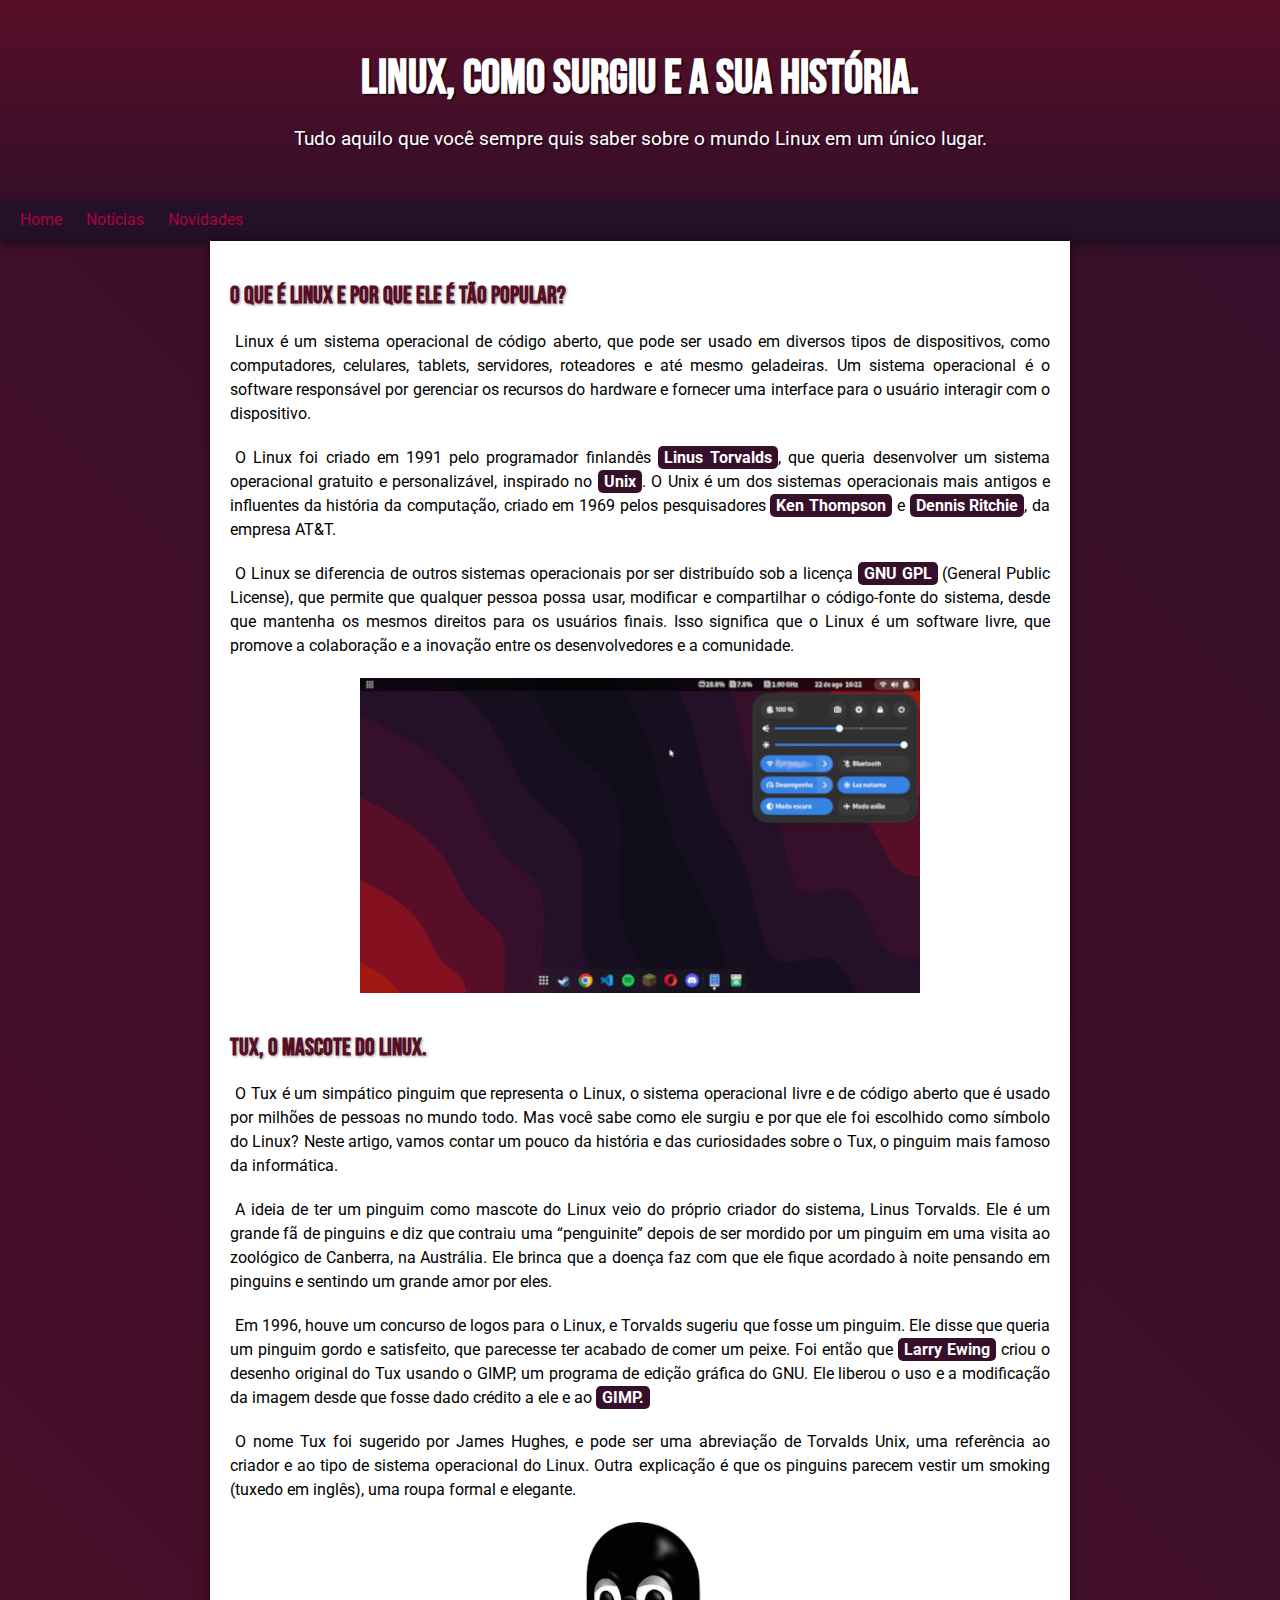
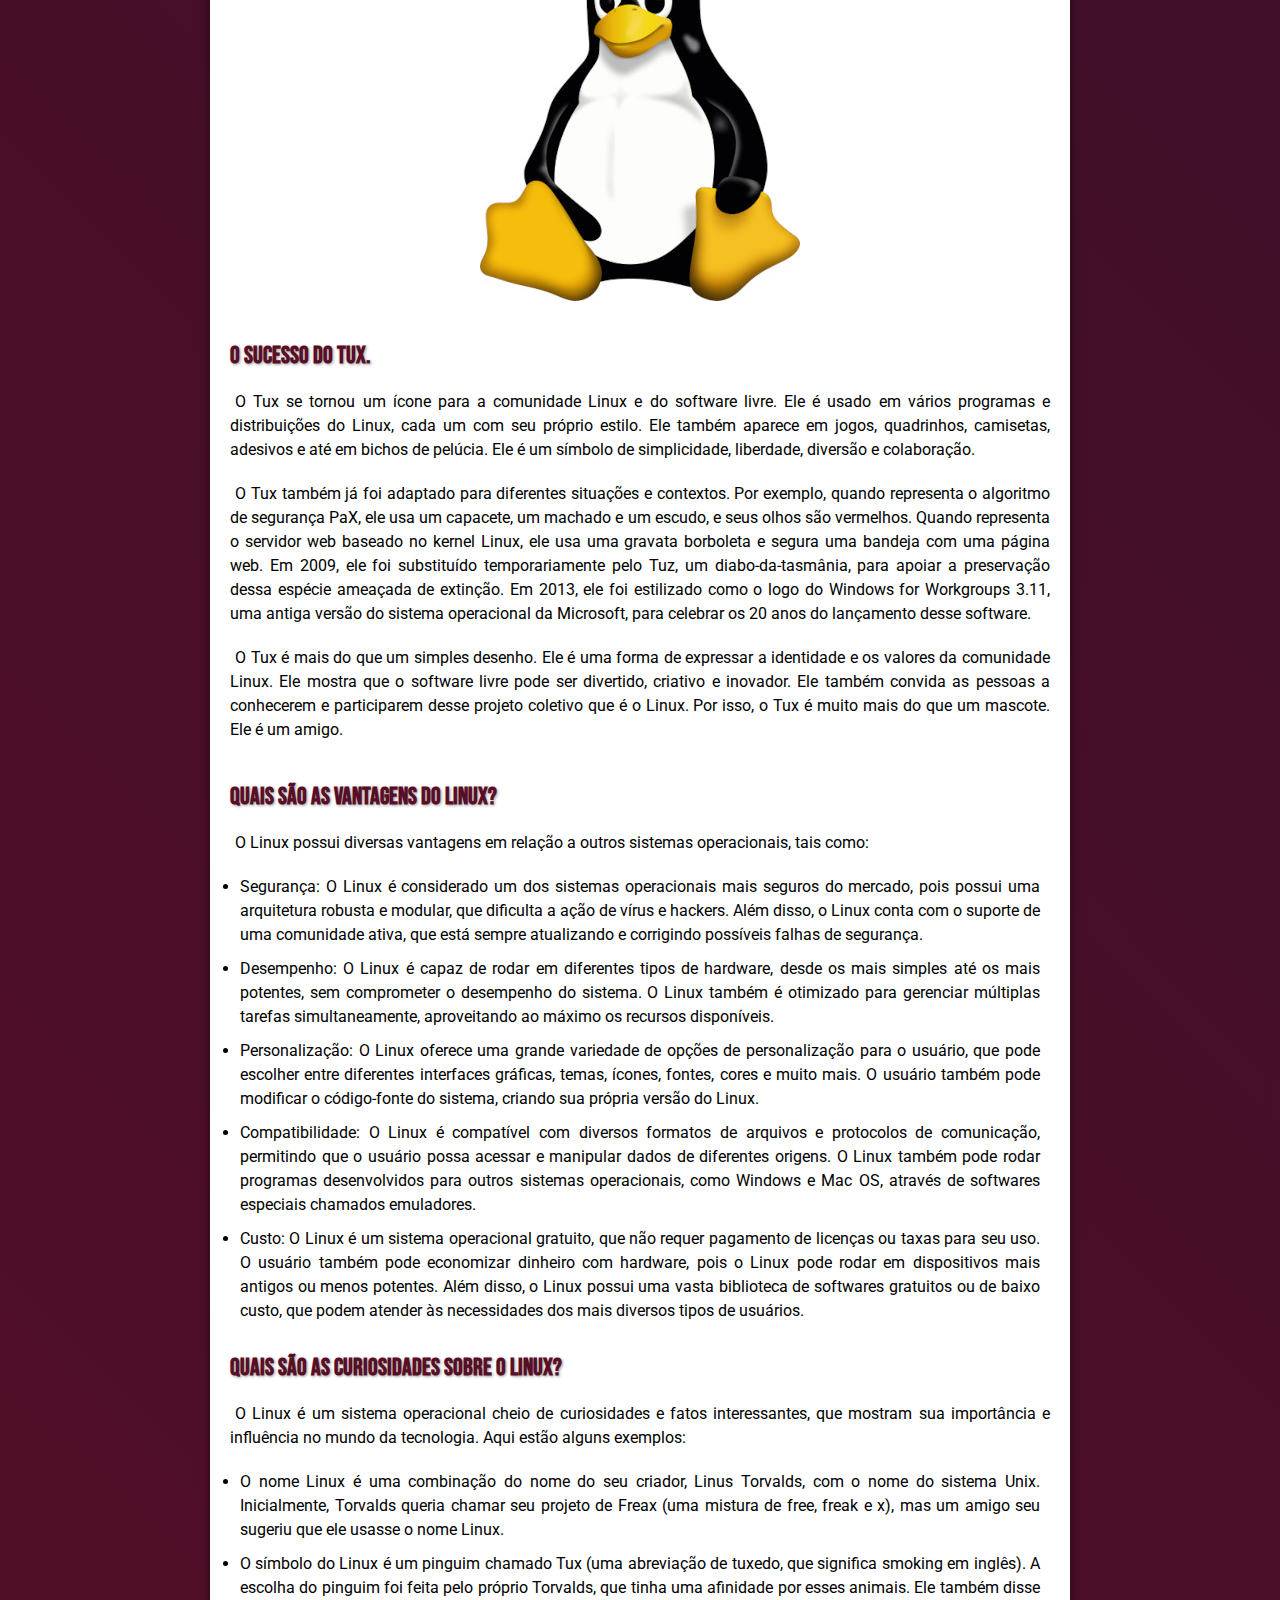
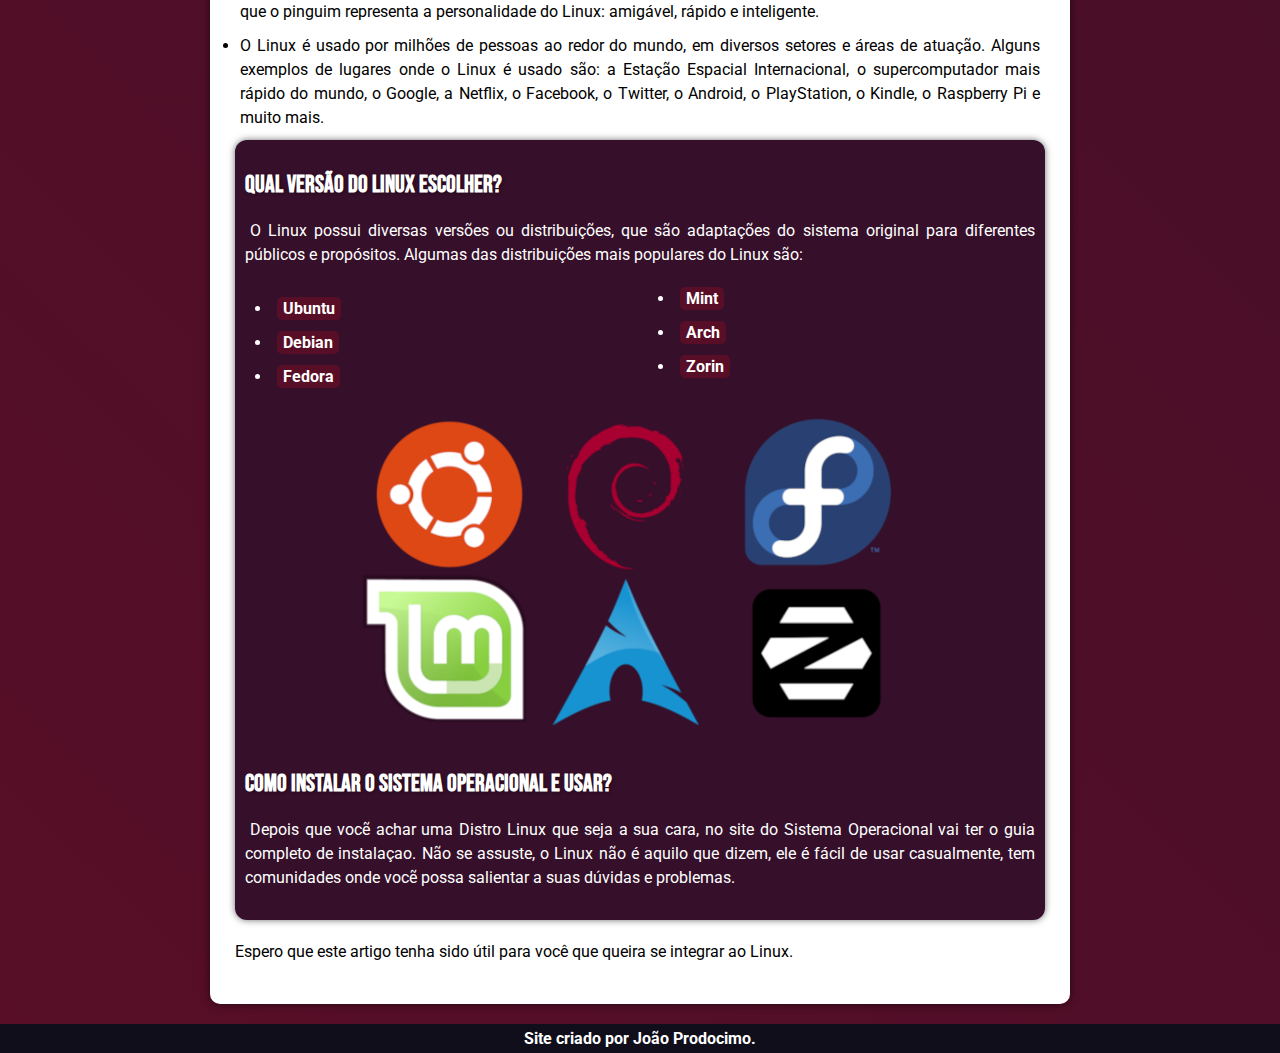
<file: projeto001-linux/index.html>
<!DOCTYPE html>
<html lang="pt-br">
<head>
    <meta charset="UTF-8">
    <meta name="viewport" content="width=device-width, initial-scale=1.0">
    <title>Linux</title>
    <link rel="shortcut icon" href="imgs/favicon.ico" type="image/x-icon">
    <link rel="stylesheet" href="style.css">
</head>
<body>
    <header>
        <h1>Linux, como surgiu e a sua história.</h1>
        <p>
            Tudo aquilo que você sempre quis saber sobre o mundo Linux em um único lugar.
        </p>
    </header>
    <nav>
        <a href="#">Home</a>
        <a href="#">Notícias</a>
        <a href="#">Novidades</a>
    </nav>
    <main>
        <article>
            <h1>O que é Linux e por que ele é tão popular?</h1>
            <p>
                Linux é um sistema operacional de código aberto, que pode ser usado em diversos tipos de dispositivos, como computadores, celulares, tablets, servidores, roteadores e até mesmo geladeiras. Um sistema operacional é o software responsável por gerenciar os recursos do hardware e fornecer uma interface para o usuário interagir com o dispositivo.
            </p>
                

            <p>
                O Linux foi criado em 1991 pelo programador finlandês <a href="https://pt.wikipedia.org/wiki/Linus_Torvalds" target="_blank">Linus Torvalds</a>, que queria desenvolver um sistema operacional gratuito e personalizável, inspirado no <a href="https://pt.wikipedia.org/wiki/Unix" target="_blank">Unix</a>. O Unix é um dos sistemas operacionais mais antigos e influentes da história da computação, criado em 1969 pelos pesquisadores <a href="https://pt.wikipedia.org/wiki/Ken_Thompson" target="_blank">Ken Thompson</a> e <a href="https://pt.wikipedia.org/wiki/Dennis_Ritchie" target="_blank">Dennis Ritchie</a>, da empresa AT&T.
            </p>
                
            <p>
                O Linux se diferencia de outros sistemas operacionais por ser distribuído sob a licença <a href="https://www.gnu.org/licenses/gpl-3.0.pt-br.html" target="_blank">GNU GPL</a> (General Public License), que permite que qualquer pessoa possa usar, modificar e compartilhar o código-fonte do sistema, desde que mantenha os mesmos direitos para os usuários finais. Isso significa que o Linux é um software livre, que promove a colaboração e a inovação entre os desenvolvedores e a comunidade.
            </p>

                <picture>
                    <source media="(max-width:560px)" srcset="imgs/interface-gnu-short.jpeg">
                    <img src="imgs/interface-gnu-big.jpeg" alt="interface-gnome">
                </picture>

            <h2>Tux, o mascote do Linux.</h2>

                <p>
                    O Tux é um simpático pinguim que representa o Linux, o sistema operacional livre e de código aberto que é usado por milhões de pessoas no mundo todo. Mas você sabe como ele surgiu e por que ele foi escolhido como símbolo do Linux? Neste artigo, vamos contar um pouco da história e das curiosidades sobre o Tux, o pinguim mais famoso da informática.
                </p>

                <p>
                    A ideia de ter um pinguim como mascote do Linux veio do próprio criador do sistema, Linus Torvalds. Ele é um grande fã de pinguins e diz que contraiu uma “penguinite” depois de ser mordido por um pinguim em uma visita ao zoológico de Canberra, na Austrália. Ele brinca que a doença faz com que ele fique acordado à noite pensando em pinguins e sentindo um grande amor por eles.
                </p>

                <p>
                    Em 1996, houve um concurso de logos para o Linux, e Torvalds sugeriu que fosse um pinguim. Ele disse que queria um pinguim gordo e satisfeito, que parecesse ter acabado de comer um peixe. Foi então que <a href="https://pt.wikipedia.org/wiki/Larry_Ewing">Larry Ewing</a> criou o desenho original do Tux usando o GIMP, um programa de edição gráfica do GNU. Ele liberou o uso e a modificação da imagem desde que fosse dado crédito a ele e ao <a href="https://www.gimp.org/">GIMP.</a>
                </p>

                <p>
                    O nome Tux foi sugerido por James Hughes, e pode ser uma abreviação de Torvalds Unix, uma referência ao criador e ao tipo de sistema operacional do Linux. Outra explicação é que os pinguins parecem vestir um smoking (tuxedo em inglês), uma roupa formal e elegante.
                </p>

                <picture>
                    <img src="imgs/tux.jpeg" alt="Tux-Larry_Ewing-GIMP">
                </picture>

                <h2>O sucesso do Tux.</h2>

                <p>
                    O Tux se tornou um ícone para a comunidade Linux e do software livre. Ele é usado em vários programas e distribuições do Linux, cada um com seu próprio estilo. Ele também aparece em jogos, quadrinhos, camisetas, adesivos e até em bichos de pelúcia. Ele é um símbolo de simplicidade, liberdade, diversão e colaboração.
                </p>

                <p>
                    O Tux também já foi adaptado para diferentes situações e contextos. Por exemplo, quando representa o algoritmo de segurança PaX, ele usa um capacete, um machado e um escudo, e seus olhos são vermelhos. Quando representa o servidor web baseado no kernel Linux, ele usa uma gravata borboleta e segura uma bandeja com uma página web. Em 2009, ele foi substituído temporariamente pelo Tuz, um diabo-da-tasmânia, para apoiar a preservação dessa espécie ameaçada de extinção. Em 2013, ele foi estilizado como o logo do Windows for Workgroups 3.11, uma antiga versão do sistema operacional da Microsoft, para celebrar os 20 anos do lançamento desse software.
                </p>

                <p>
                    O Tux é mais do que um simples desenho. Ele é uma forma de expressar a identidade e os valores da comunidade Linux. Ele mostra que o software livre pode ser divertido, criativo e inovador. Ele também convida as pessoas a conhecerem e participarem desse projeto coletivo que é o Linux. Por isso, o Tux é muito mais do que um mascote. Ele é um amigo.
                </p>
            

            <h2>Quais são as vantagens do Linux?</h2>
            
            <p>
                 O Linux possui diversas vantagens em relação a outros sistemas operacionais, tais como:
            </p>

            <ul>
                <li>
                    Segurança: O Linux é considerado um dos sistemas operacionais mais seguros do mercado, pois possui uma arquitetura robusta e modular, que dificulta a ação de vírus e hackers. Além disso, o Linux conta com o suporte de uma comunidade ativa, que está sempre atualizando e corrigindo possíveis falhas de segurança.
                </li>
                
                <li>
                    Desempenho: O Linux é capaz de rodar em diferentes tipos de hardware, desde os mais simples até os mais potentes, sem comprometer o desempenho do sistema. O Linux também é otimizado para gerenciar múltiplas tarefas simultaneamente, aproveitando ao máximo os recursos disponíveis.
                </li>
                
                <li>
                    Personalização: O Linux oferece uma grande variedade de opções de personalização para o usuário, que pode escolher entre diferentes interfaces gráficas, temas, ícones, fontes, cores e muito mais. O usuário também pode modificar o código-fonte do sistema, criando sua própria versão do Linux.
                </li>

                <li>
                    Compatibilidade: O Linux é compatível com diversos formatos de arquivos e protocolos de comunicação, permitindo que o usuário possa acessar e manipular dados de diferentes origens. O Linux também pode rodar programas desenvolvidos para outros sistemas operacionais, como Windows e Mac OS, através de softwares especiais chamados emuladores.
                </li>
                
                <li>
                    Custo: O Linux é um sistema operacional gratuito, que não requer pagamento de licenças ou taxas para seu uso. O usuário também pode economizar dinheiro com hardware, pois o Linux pode rodar em dispositivos mais antigos ou menos potentes. Além disso, o Linux possui uma vasta biblioteca de softwares gratuitos ou de baixo custo, que podem atender às necessidades dos mais diversos tipos de usuários.
                </li>
            </ul>
            
            <h2>Quais são as curiosidades sobre o Linux?</h2>
            
            <p>
                O Linux é um sistema operacional cheio de curiosidades e fatos interessantes, que mostram sua importância e influência no mundo da tecnologia. Aqui estão alguns exemplos:
            </p>

            <ul>
                <li>
                    O nome Linux é uma combinação do nome do seu criador, Linus Torvalds, com o nome do sistema Unix. Inicialmente, Torvalds queria chamar seu projeto de Freax (uma mistura de free, freak e x), mas um amigo seu sugeriu que ele usasse o nome Linux.
                </li>
                
                <li>
                    O símbolo do Linux é um pinguim chamado Tux (uma abreviação de tuxedo, que significa smoking em inglês). A escolha do pinguim foi feita pelo próprio Torvalds, que tinha uma afinidade por esses animais. Ele também disse que o pinguim representa a personalidade do Linux: amigável, rápido e inteligente.
                </li>
                
                <li>
                    O Linux é usado por milhões de pessoas ao redor do mundo, em diversos setores e áreas de atuação. Alguns exemplos de lugares onde o Linux é usado são: a Estação Espacial Internacional, o supercomputador mais rápido do mundo, o Google, a Netflix, o Facebook, o Twitter, o Android, o PlayStation, o Kindle, o Raspberry Pi e muito mais.
                </li>
            </ul>
                
            <aside>
               
                <h2>Qual versão do Linux escolher?</h2>
                    
                    <p>
                        O Linux possui diversas versões ou distribuições, que são adaptações do sistema original para diferentes públicos e propósitos. Algumas das distribuições mais populares do Linux são: 
                        
                        <ul>
                            <li>
                                <a href="https://ubuntu.com/" target="_blank">Ubuntu</a>
                            </li> 
                            
                            <li>
                                <a href="https://www.debian.org/index.pt.html" target="_blank">Debian</a>
                            </li> 
                            
                            <li>
                                <a href="https://fedoraproject.org/" target="_blank">Fedora</a>
                            </li>
                            
                            <li>
                                <a href="https://linuxmint.com/" target="_blank">Mint</a>
                            </li>
                            
                            <li>
                                <a href="https://archlinux.org/" target="_blank">Arch</a>
                            </li>
                            
                            <li>
                                <a href="https://zorin.com/os/download/" target="_blank">Zorin</a>
                            </li>
                        </ul>

                    </p>

                    <picture>
                        <source media="(max-width:560px)" srcset="imgs/logos-short.png">
                        <img src="imgs/logos-big.png" alt="logos">
                    </picture>
                
            
                <h3>Como instalar o Sistema Operacional e usar?</h3>
                
                <p>
                    Depois que vocẽ achar uma Distro Linux que seja a sua cara, no site do Sistema Operacional vai ter o guia completo de instalaçao. Não se assuste, o Linux não é aquilo que dizem, ele é fácil de usar casualmente, tem comunidades onde vocẽ possa salientar a suas dúvidas e problemas.
                </p>
                
            </aside>
                
            <p>
                Espero que este artigo tenha sido útil para você que queira se integrar ao Linux.
            </p>
        </article>
    </main>
    <footer>
        Site criado por João Prodocimo.
    </footer>
</body>
</html>
</file>
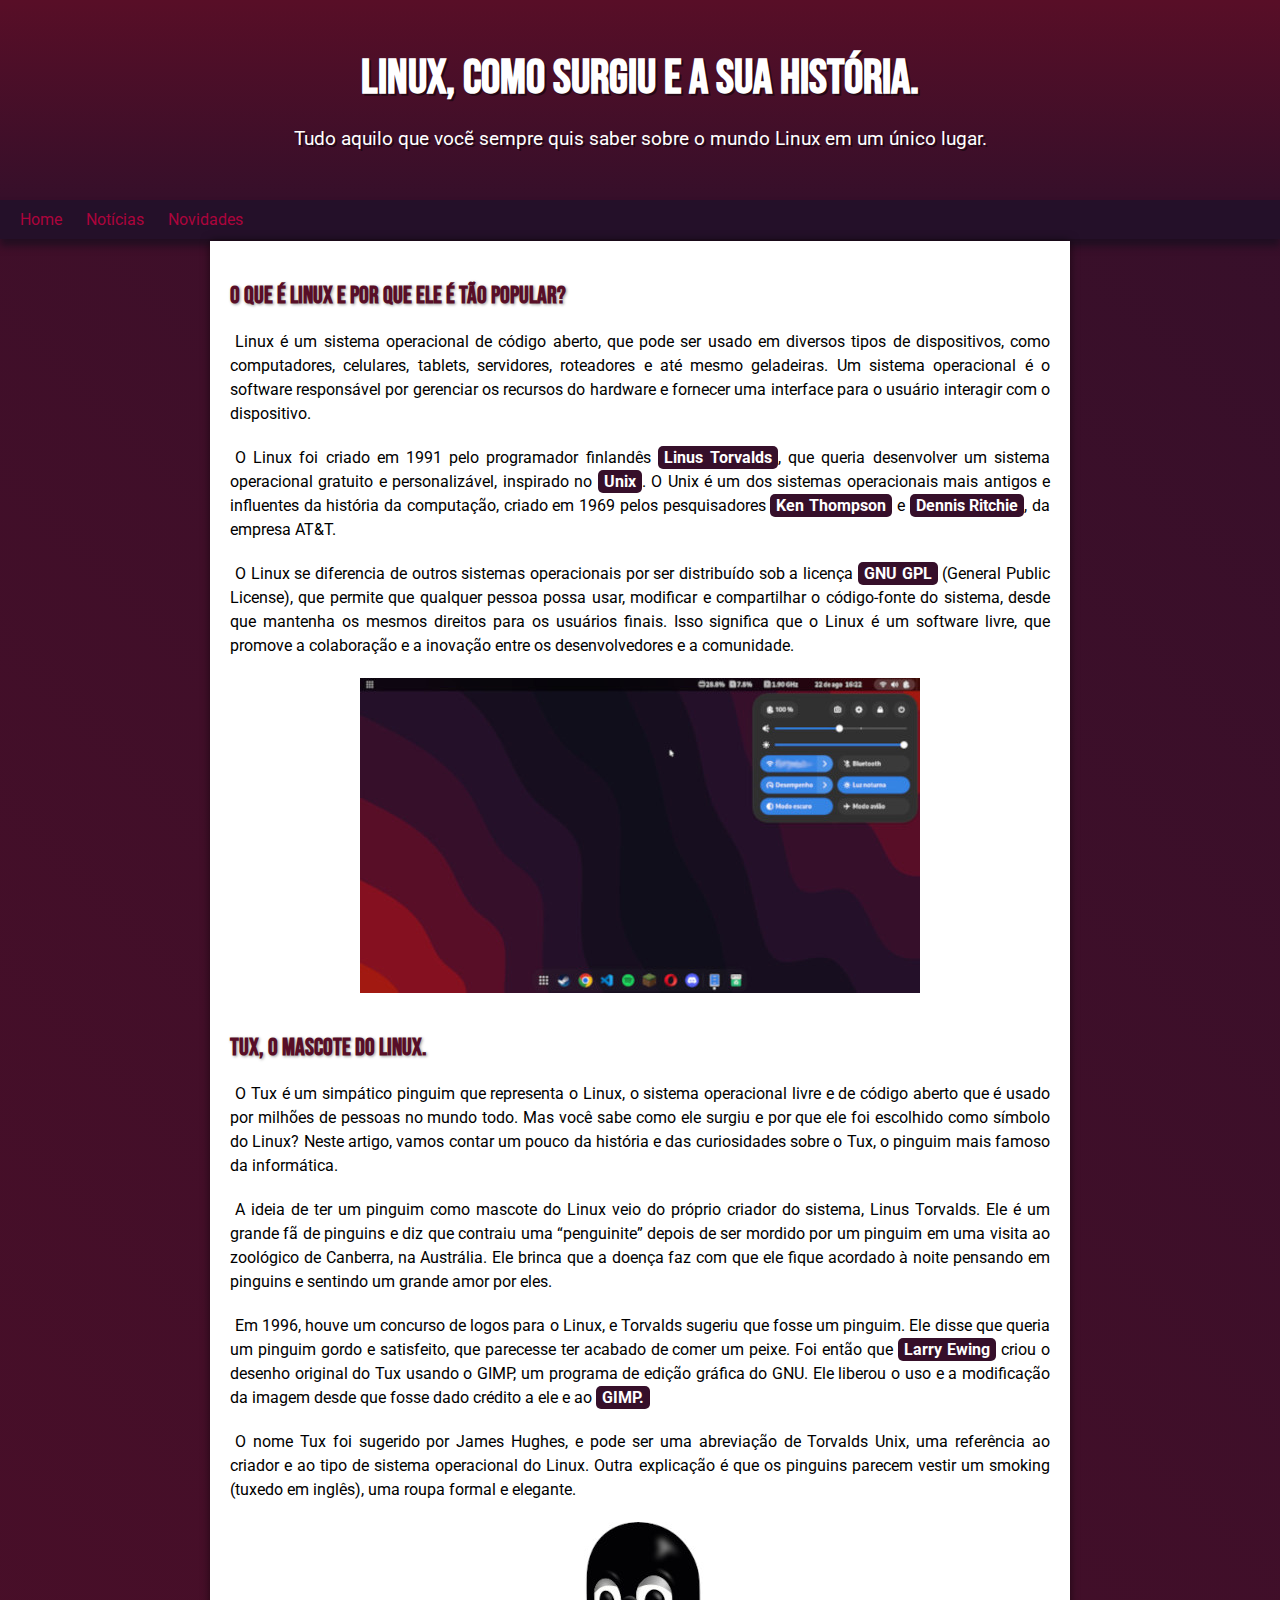
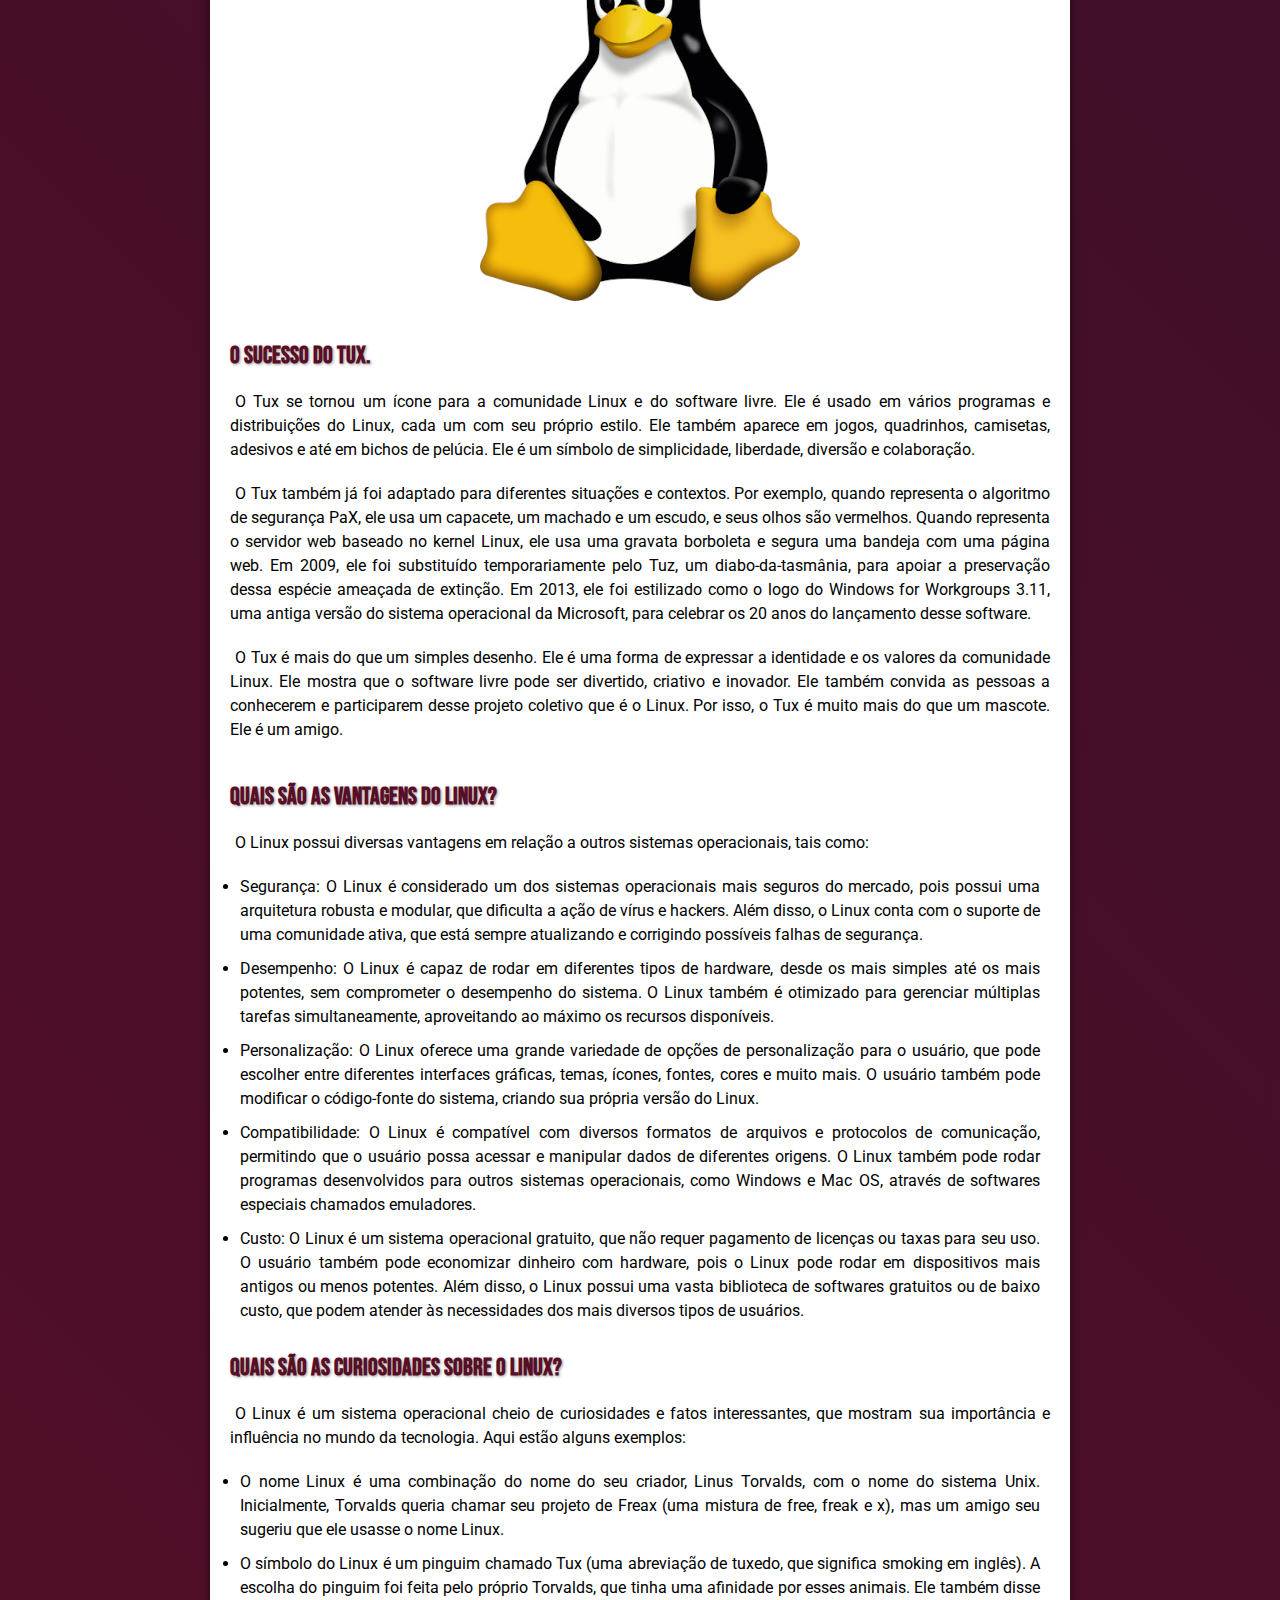
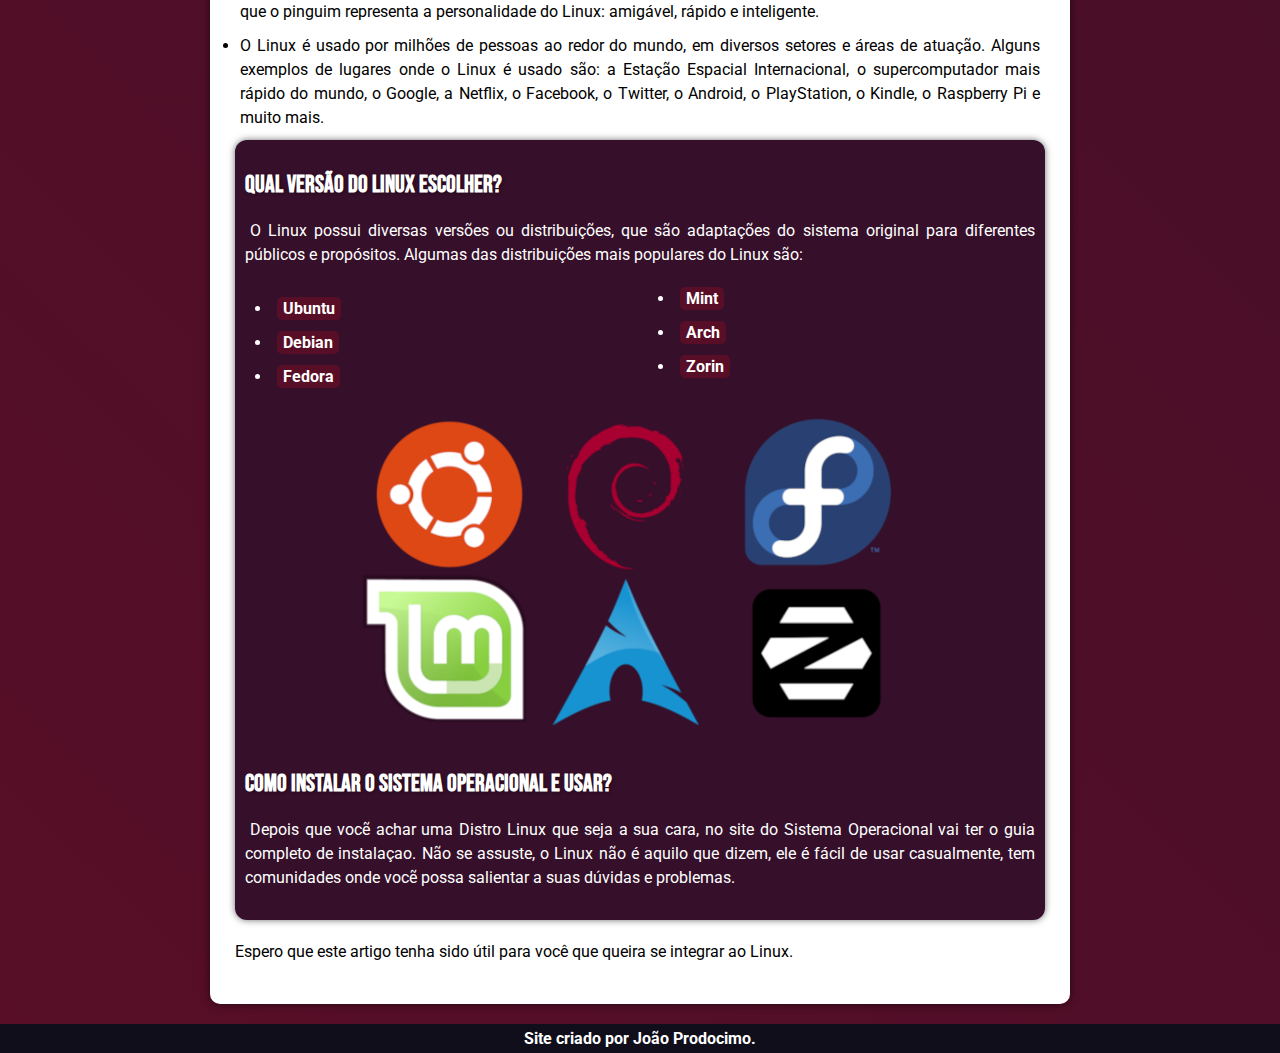
<file: projeto001-site-linux/index.html>
<!DOCTYPE html>
<html lang="pt-br">
<head>
    <meta charset="UTF-8">
    <meta name="viewport" content="width=device-width, initial-scale=1.0">
    <title>Linux</title>
    <link rel="shortcut icon" href="imgs/favicon.ico" type="image/x-icon">
    <link rel="stylesheet" href="style.css">
</head>
<body>
    <header>
        <h1>Linux, como surgiu e a sua história.</h1>
        <p>
            Tudo aquilo que vocẽ sempre quis saber sobre o mundo Linux em um único lugar.
        </p>
    </header>
    <nav>
        <a href="#">Home</a>
        <a href="#">Notícias</a>
        <a href="#">Novidades</a>
    </nav>
    <main>
        <article>
            <h1>O que é Linux e por que ele é tão popular?</h1>
            <p>
                Linux é um sistema operacional de código aberto, que pode ser usado em diversos tipos de dispositivos, como computadores, celulares, tablets, servidores, roteadores e até mesmo geladeiras. Um sistema operacional é o software responsável por gerenciar os recursos do hardware e fornecer uma interface para o usuário interagir com o dispositivo.
            </p>
                

            <p>
                O Linux foi criado em 1991 pelo programador finlandês <a href="https://pt.wikipedia.org/wiki/Linus_Torvalds" target="_blank">Linus Torvalds</a>, que queria desenvolver um sistema operacional gratuito e personalizável, inspirado no <a href="https://pt.wikipedia.org/wiki/Unix" target="_blank">Unix</a>. O Unix é um dos sistemas operacionais mais antigos e influentes da história da computação, criado em 1969 pelos pesquisadores <a href="https://pt.wikipedia.org/wiki/Ken_Thompson" target="_blank">Ken Thompson</a> e <a href="https://pt.wikipedia.org/wiki/Dennis_Ritchie" target="_blank">Dennis Ritchie</a>, da empresa AT&T.
            </p>
                
            <p>
                O Linux se diferencia de outros sistemas operacionais por ser distribuído sob a licença <a href="https://www.gnu.org/licenses/gpl-3.0.pt-br.html" target="_blank">GNU GPL</a> (General Public License), que permite que qualquer pessoa possa usar, modificar e compartilhar o código-fonte do sistema, desde que mantenha os mesmos direitos para os usuários finais. Isso significa que o Linux é um software livre, que promove a colaboração e a inovação entre os desenvolvedores e a comunidade.
            </p>

                <picture>
                    <source media="(max-width:560px)" srcset="imgs/interface-gnu-short.jpeg">
                    <img src="imgs/interface-gnu-big.jpeg" alt="interface-gnome">
                </picture>

            <h2>Tux, o mascote do Linux.</h2>

                <p>
                    O Tux é um simpático pinguim que representa o Linux, o sistema operacional livre e de código aberto que é usado por milhões de pessoas no mundo todo. Mas você sabe como ele surgiu e por que ele foi escolhido como símbolo do Linux? Neste artigo, vamos contar um pouco da história e das curiosidades sobre o Tux, o pinguim mais famoso da informática.
                </p>

                <p>
                    A ideia de ter um pinguim como mascote do Linux veio do próprio criador do sistema, Linus Torvalds. Ele é um grande fã de pinguins e diz que contraiu uma “penguinite” depois de ser mordido por um pinguim em uma visita ao zoológico de Canberra, na Austrália. Ele brinca que a doença faz com que ele fique acordado à noite pensando em pinguins e sentindo um grande amor por eles.
                </p>

                <p>
                    Em 1996, houve um concurso de logos para o Linux, e Torvalds sugeriu que fosse um pinguim. Ele disse que queria um pinguim gordo e satisfeito, que parecesse ter acabado de comer um peixe. Foi então que <a href="https://pt.wikipedia.org/wiki/Larry_Ewing">Larry Ewing</a> criou o desenho original do Tux usando o GIMP, um programa de edição gráfica do GNU. Ele liberou o uso e a modificação da imagem desde que fosse dado crédito a ele e ao <a href="https://www.gimp.org/">GIMP.</a>
                </p>

                <p>
                    O nome Tux foi sugerido por James Hughes, e pode ser uma abreviação de Torvalds Unix, uma referência ao criador e ao tipo de sistema operacional do Linux. Outra explicação é que os pinguins parecem vestir um smoking (tuxedo em inglês), uma roupa formal e elegante.
                </p>

                <picture>
                    <img src="imgs/tux.jpeg" alt="Tux-Larry_Ewing-GIMP">
                </picture>

                <h2>O sucesso do Tux.</h2>

                <p>
                    O Tux se tornou um ícone para a comunidade Linux e do software livre. Ele é usado em vários programas e distribuições do Linux, cada um com seu próprio estilo. Ele também aparece em jogos, quadrinhos, camisetas, adesivos e até em bichos de pelúcia. Ele é um símbolo de simplicidade, liberdade, diversão e colaboração.
                </p>

                <p>
                    O Tux também já foi adaptado para diferentes situações e contextos. Por exemplo, quando representa o algoritmo de segurança PaX, ele usa um capacete, um machado e um escudo, e seus olhos são vermelhos. Quando representa o servidor web baseado no kernel Linux, ele usa uma gravata borboleta e segura uma bandeja com uma página web. Em 2009, ele foi substituído temporariamente pelo Tuz, um diabo-da-tasmânia, para apoiar a preservação dessa espécie ameaçada de extinção. Em 2013, ele foi estilizado como o logo do Windows for Workgroups 3.11, uma antiga versão do sistema operacional da Microsoft, para celebrar os 20 anos do lançamento desse software.
                </p>

                <p>
                    O Tux é mais do que um simples desenho. Ele é uma forma de expressar a identidade e os valores da comunidade Linux. Ele mostra que o software livre pode ser divertido, criativo e inovador. Ele também convida as pessoas a conhecerem e participarem desse projeto coletivo que é o Linux. Por isso, o Tux é muito mais do que um mascote. Ele é um amigo.
                </p>
            

            <h2>Quais são as vantagens do Linux?</h2>
            
            <p>
                 O Linux possui diversas vantagens em relação a outros sistemas operacionais, tais como:
            </p>

            <ul>
                <li>
                    Segurança: O Linux é considerado um dos sistemas operacionais mais seguros do mercado, pois possui uma arquitetura robusta e modular, que dificulta a ação de vírus e hackers. Além disso, o Linux conta com o suporte de uma comunidade ativa, que está sempre atualizando e corrigindo possíveis falhas de segurança.
                </li>
                
                <li>
                    Desempenho: O Linux é capaz de rodar em diferentes tipos de hardware, desde os mais simples até os mais potentes, sem comprometer o desempenho do sistema. O Linux também é otimizado para gerenciar múltiplas tarefas simultaneamente, aproveitando ao máximo os recursos disponíveis.
                </li>
                
                <li>
                    Personalização: O Linux oferece uma grande variedade de opções de personalização para o usuário, que pode escolher entre diferentes interfaces gráficas, temas, ícones, fontes, cores e muito mais. O usuário também pode modificar o código-fonte do sistema, criando sua própria versão do Linux.
                </li>

                <li>
                    Compatibilidade: O Linux é compatível com diversos formatos de arquivos e protocolos de comunicação, permitindo que o usuário possa acessar e manipular dados de diferentes origens. O Linux também pode rodar programas desenvolvidos para outros sistemas operacionais, como Windows e Mac OS, através de softwares especiais chamados emuladores.
                </li>
                
                <li>
                    Custo: O Linux é um sistema operacional gratuito, que não requer pagamento de licenças ou taxas para seu uso. O usuário também pode economizar dinheiro com hardware, pois o Linux pode rodar em dispositivos mais antigos ou menos potentes. Além disso, o Linux possui uma vasta biblioteca de softwares gratuitos ou de baixo custo, que podem atender às necessidades dos mais diversos tipos de usuários.
                </li>
            </ul>
            
            <h2>Quais são as curiosidades sobre o Linux?</h2>
            
            <p>
                O Linux é um sistema operacional cheio de curiosidades e fatos interessantes, que mostram sua importância e influência no mundo da tecnologia. Aqui estão alguns exemplos:
            </p>

            <ul>
                <li>
                    O nome Linux é uma combinação do nome do seu criador, Linus Torvalds, com o nome do sistema Unix. Inicialmente, Torvalds queria chamar seu projeto de Freax (uma mistura de free, freak e x), mas um amigo seu sugeriu que ele usasse o nome Linux.
                </li>
                
                <li>
                    O símbolo do Linux é um pinguim chamado Tux (uma abreviação de tuxedo, que significa smoking em inglês). A escolha do pinguim foi feita pelo próprio Torvalds, que tinha uma afinidade por esses animais. Ele também disse que o pinguim representa a personalidade do Linux: amigável, rápido e inteligente.
                </li>
                
                <li>
                    O Linux é usado por milhões de pessoas ao redor do mundo, em diversos setores e áreas de atuação. Alguns exemplos de lugares onde o Linux é usado são: a Estação Espacial Internacional, o supercomputador mais rápido do mundo, o Google, a Netflix, o Facebook, o Twitter, o Android, o PlayStation, o Kindle, o Raspberry Pi e muito mais.
                </li>
            </ul>
                
            <aside>
               
                <h2>Qual versão do Linux escolher?</h2>
                    
                    <p>
                        O Linux possui diversas versões ou distribuições, que são adaptações do sistema original para diferentes públicos e propósitos. Algumas das distribuições mais populares do Linux são: 
                        
                        <ul>
                            <li>
                                <a href="https://ubuntu.com/" target="_blank">Ubuntu</a>
                            </li> 
                            
                            <li>
                                <a href="https://www.debian.org/index.pt.html" target="_blank">Debian</a>
                            </li> 
                            
                            <li>
                                <a href="https://fedoraproject.org/" target="_blank">Fedora</a>
                            </li>
                            
                            <li>
                                <a href="https://linuxmint.com/" target="_blank">Mint</a>
                            </li>
                            
                            <li>
                                <a href="https://archlinux.org/" target="_blank">Arch</a>
                            </li>
                            
                            <li>
                                <a href="https://zorin.com/os/download/" target="_blank">Zorin</a>
                            </li>
                        </ul>

                    </p>

                    <picture>
                        <source media="(max-width:560px)" srcset="imgs/logos-short.png">
                        <img src="imgs/logos-big.png" alt="logos">
                    </picture>
                
            
                <h3>Como instalar o Sistema Operacional e usar?</h3>
                
                <p>
                    Depois que vocẽ achar uma Distro Linux que seja a sua cara, no site do Sistema Operacional vai ter o guia completo de instalaçao. Não se assuste, o Linux não é aquilo que dizem, ele é fácil de usar casualmente, tem comunidades onde vocẽ possa salientar a suas dúvidas e problemas.
                </p>
                
            </aside>
                
            <p>
                Espero que este artigo tenha sido útil para você que queira se integrar ao Linux.
            </p>
        </article>
    </main>
    <footer>
        Site criado por João Prodocimo.
    </footer>
</body>
</html>
</file>
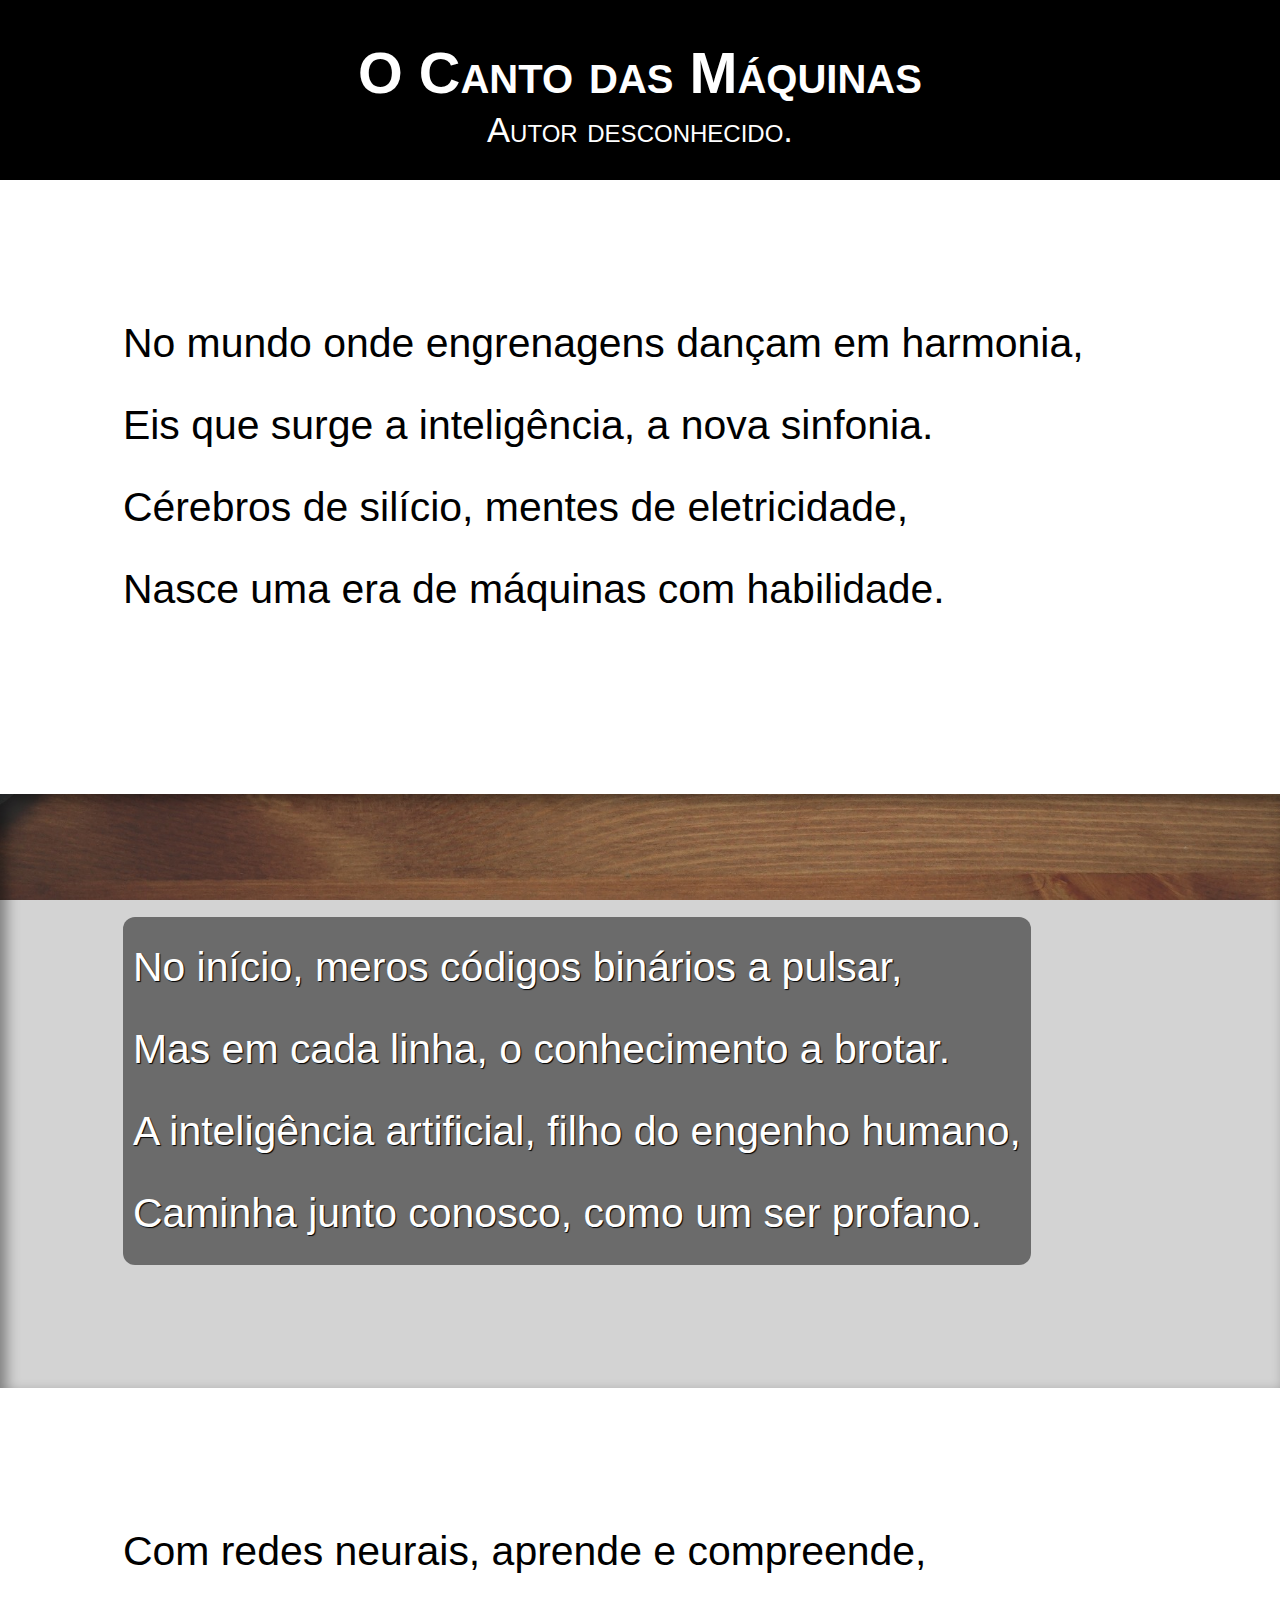
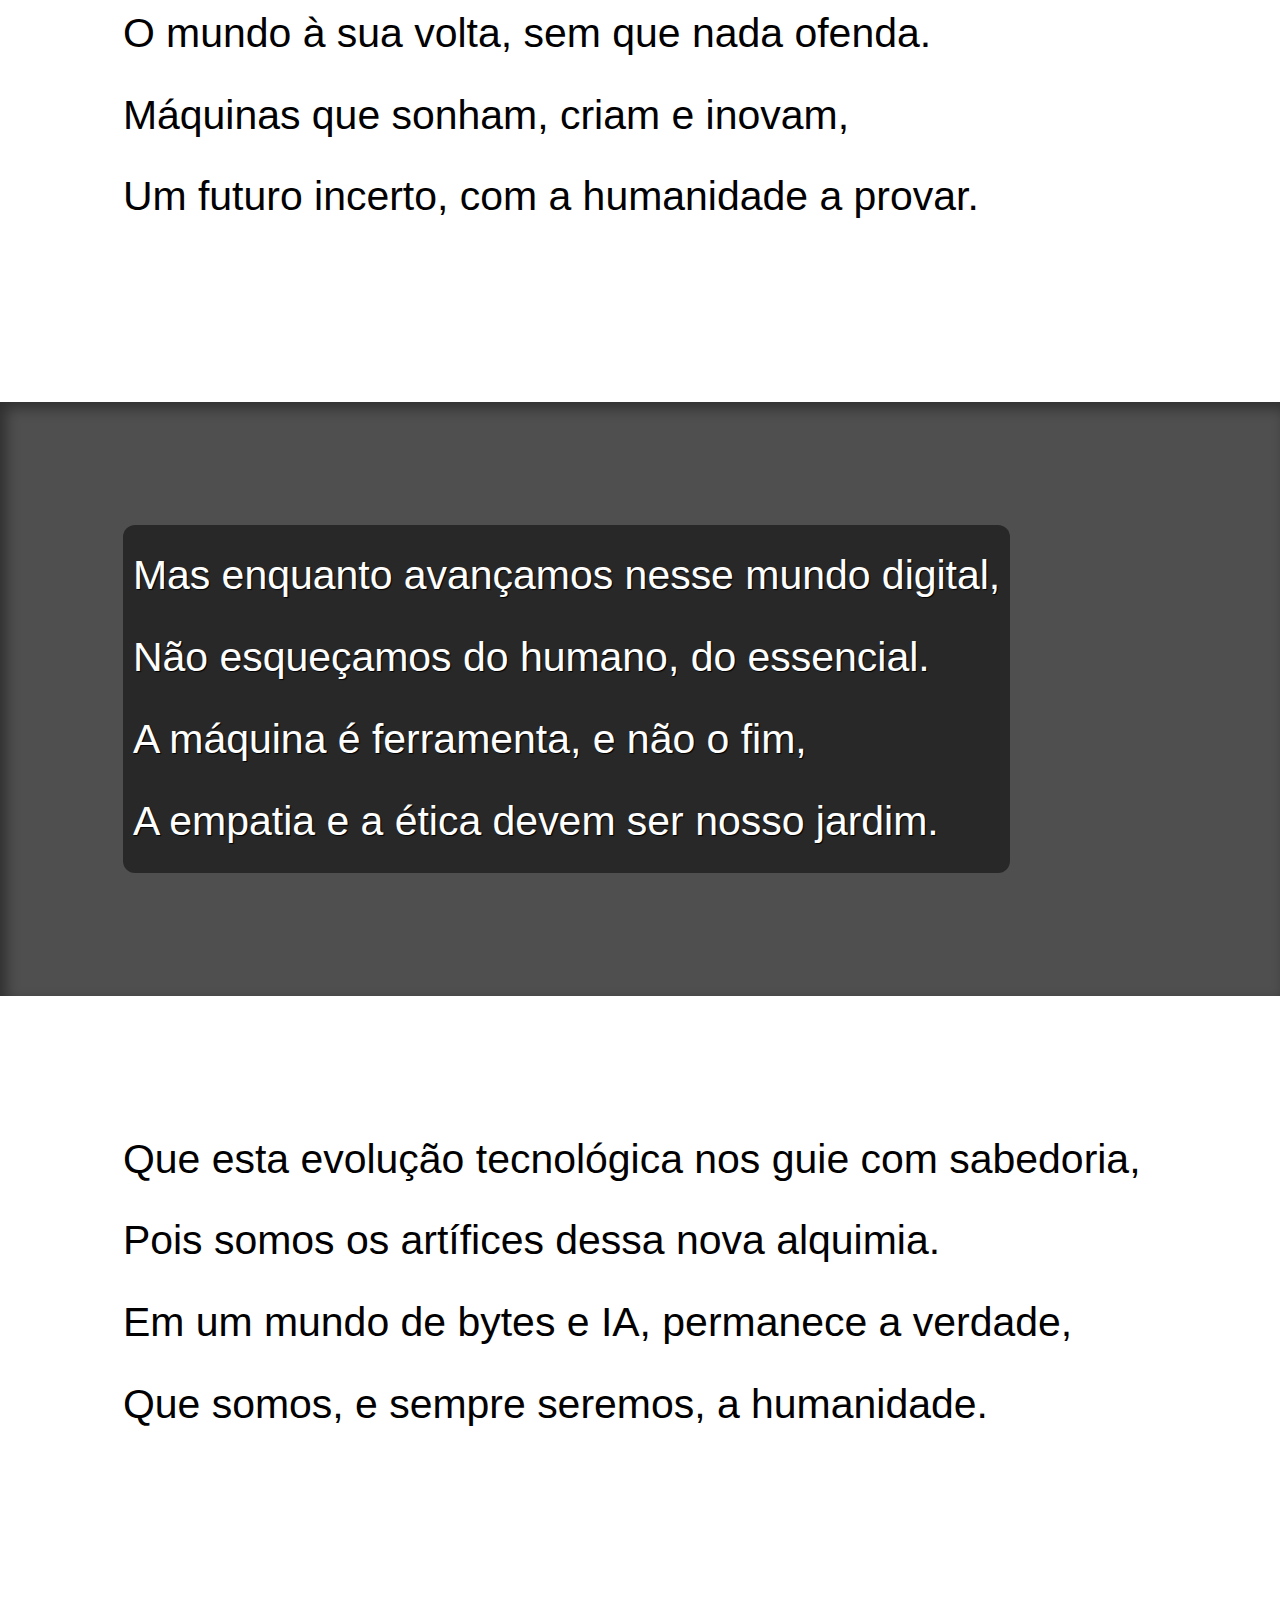
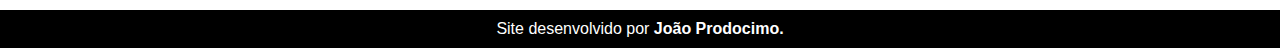
<file: projeto002-poema/index.html>
<!DOCTYPE html>
<html lang="pt-br">

<head>
    <meta charset="UTF-8">
    <meta name="viewport" content="width=device-width, initial-scale=1.0">
    <link rel="stylesheet" href="style.css">
    <title>O canto das Máquinas</title>
</head>

<header>
    <h1>O Canto das Máquinas</h1>
    <p>Autor desconhecido.</p>
</header>

<body>
    <section class="normal">
        <p>
            No mundo onde engrenagens dançam em harmonia,<br>
            Eis que surge a inteligência, a nova sinfonia.<br>
            Cérebros de silício, mentes de eletricidade,<br>
            Nasce uma era de máquinas com habilidade.<br>
        </p>
    </section>

    <section class="img" id="img001">
        <p>
            No início, meros códigos binários a pulsar,<br>
            Mas em cada linha, o conhecimento a brotar.<br>
            A inteligência artificial, filho do engenho humano,<br>
            Caminha junto conosco, como um ser profano.<br>
        </p>
    </section>

    <section class="normal">
        <p>
            Com redes neurais, aprende e compreende,<br>
            O mundo à sua volta, sem que nada ofenda.<br>
            Máquinas que sonham, criam e inovam,<br>
            Um futuro incerto, com a humanidade a provar.<br>
        </p>
    </section>

        <section class="img" id="img002">
            <p>
                Mas enquanto avançamos nesse mundo digital,<br>
                Não esqueçamos do humano, do essencial.<br>
                A máquina é ferramenta, e não o fim,<br>
                A empatia e a ética devem ser nosso jardim.<br>
            </p>
        </section>

    <section class="normal">
        <p>
            Que esta evolução tecnológica nos guie com sabedoria,<br>
            Pois somos os artífices dessa nova alquimia.<br>
            Em um mundo de bytes e IA, permanece a verdade,<br>
            Que somos, e sempre seremos, a humanidade.<br>
        </p>
    </section>

    <footer>
        <p>Site desenvolvido por <a href="https://github.com/Prodocimo" target="_blank">João Prodocimo.</a></p>
    </footer>
</body>

</html>
</file>
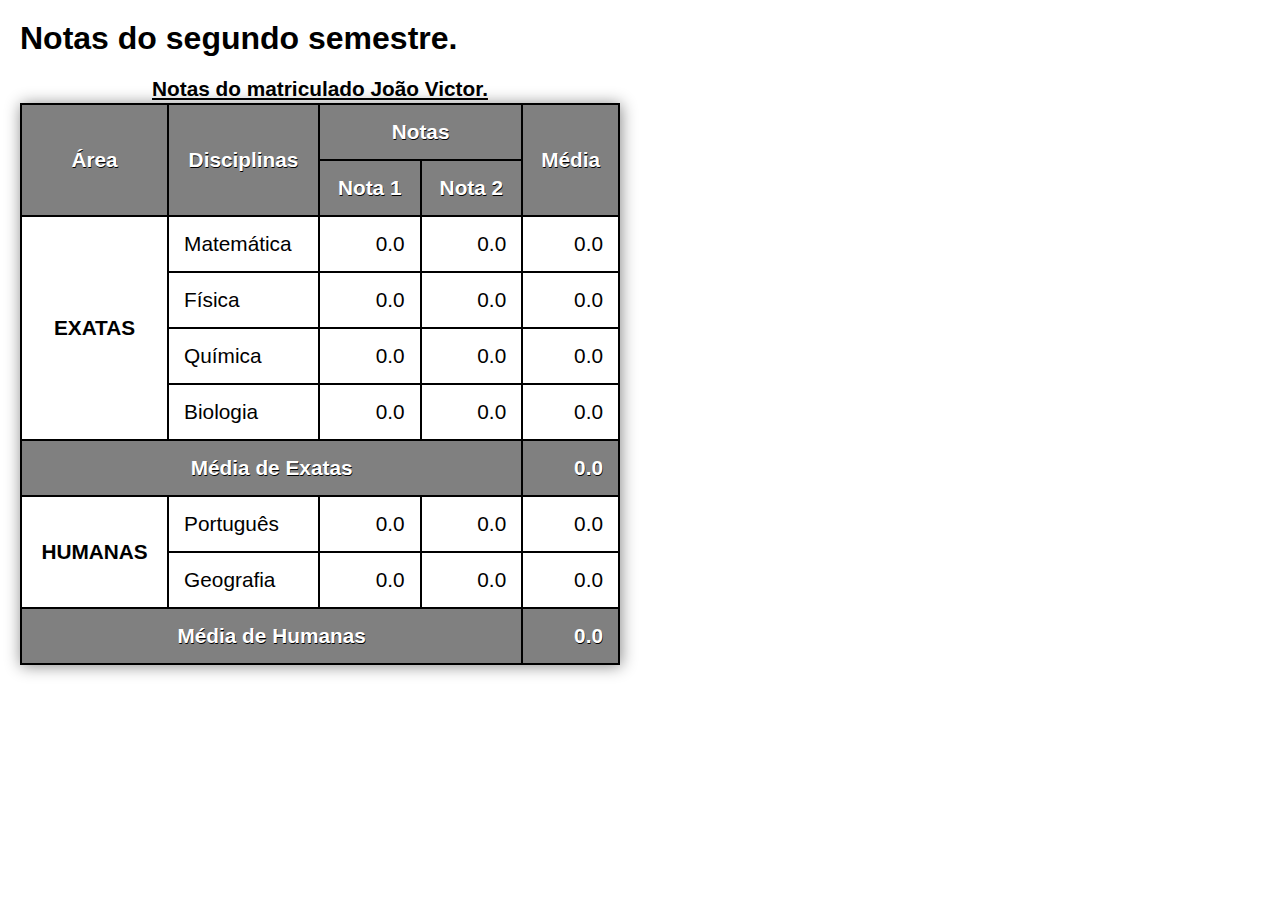
<file: projeto003-tabela/index.html>
<!DOCTYPE html>
<html lang="en">
<head>
    <meta charset="UTF-8">
    <meta name="viewport" content="width=device-width, initial-scale=1.0">
    <title>Desafio</title>
    <link rel="stylesheet" href="style.css">
</head>
<body>
    <H1>Notas do segundo semestre.</H1>

    <table>
        <caption>Notas do matriculado João Victor.</caption>

        <thead>
            <tr>
                <th scope="col" rowspan="2" class="title">Área</th>
                <th scope="col" rowspan="2" class="title">Disciplinas</th>
                <th scope="colgroup" colspan="2" class="title">Notas</th>
                <th scope="col" rowspan="2" class="title">Média</th>
            </tr>
            <tr>
                <th scope="col" class="title">Nota 1</th>
                <th scope="col" class="title">Nota 2</th>
            </tr>
        </thead>

        <tbody>
            <tr>
                <th scope="rowgroup" rowspan="4">EXATAS</th>
                <td>Matemática</td>
                <td id="numb">0.0</td>
                <td id="numb">0.0</td>
                <td id="numb">0.0</td>
            </tr>

            <tr>
                <td>Física</td>
                <td id="numb">0.0</td>
                <td id="numb">0.0</td>
                <td id="numb">0.0</td>
            </tr>

            <tr>
                <td>Química</td>
                <td id="numb">0.0</td>
                <td id="numb">0.0</td>
                <td id="numb">0.0</td>
            </tr>

            <tr>
                <td>Biologia</td>
                <td id="numb">0.0</td>
                <td id="numb">0.0</td>
                <td id="numb">0.0</td>
            </tr>

            <tr>
                <th colspan="4" class="title">Média de Exatas</th>
                <th class="title" id="numb">0.0</th>
            </tr>

            <tr>
                <th scope="rowgroup" rowspan="2">HUMANAS</th>
                <td>Português</td>
                <td id="numb">0.0</td>
                <td id="numb">0.0</td>
                <td id="numb">0.0</td>
            </tr>

            <tr>
                <td>Geografia</td>
                <td id="numb">0.0</td>
                <td id="numb">0.0</td>
                <td id="numb">0.0</td>
            </tr>
            
            <tr>
                <th colspan="4" class="title">Média de Humanas</th>
                <th class="title" id="numb">0.0</th>
            </tr>


        </tbody>
        
    </table>
</body>
</html>
</file>
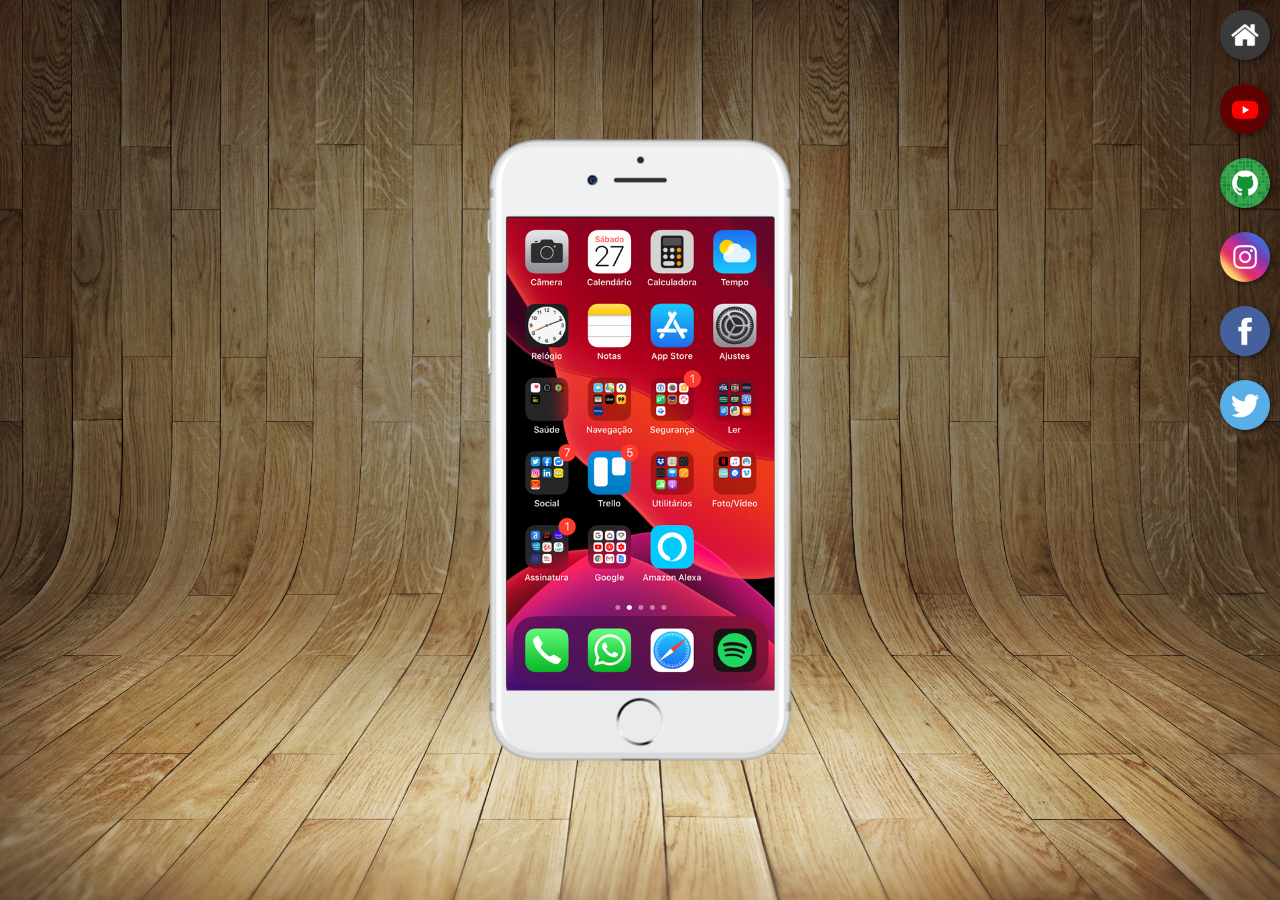
<file: projeto004-social/index.html>
<!DOCTYPE html>
<html lang="pt-br">
<head>
    <meta charset="UTF-8">
    <meta name="viewport" content="width=device-width, initial-scale=1.0">
    <link rel="stylesheet" href="style.css">
    <title>Projeto Redes sociais</title>
</head>
<body>
    <main>
        <section id="telefone">
            <iframe src="páginas-extras/home.html" name="tela" id="tela" frameborder="0"></iframe>
        </section>

        <section id="redes-sociais">
            <a href="páginas-extras/home.html" target="tela"><img src="imagens/logo-home.jpg" alt="home"></a> <br>

            <a href="páginas-extras/youtube.html" target="tela"><img src="imagens/logo-youtube.jpg" alt="Youtube"></a> <br>

            <a href="páginas-extras/github.html" target="tela"><img src="imagens/logo-github.jpg" alt="GitHub"></a> <br>

            <a href="páginas-extras/instagram.html" target="tela"><img src="imagens/logo-instagram.jpg" alt="Instagram"></a> <br>

            <a href="páginas-extras/facebook.html" target="tela"><img src="imagens/logo-facebook.jpg" alt="Facebook"></a> <br>

            <a href="páginas-extras/twitter.html" target="tela"><img src="imagens/logo-twitter.jpg" alt="logo-twitter"></a> <br>
        </section>
    </main>
    
</body>
</html>
</file>
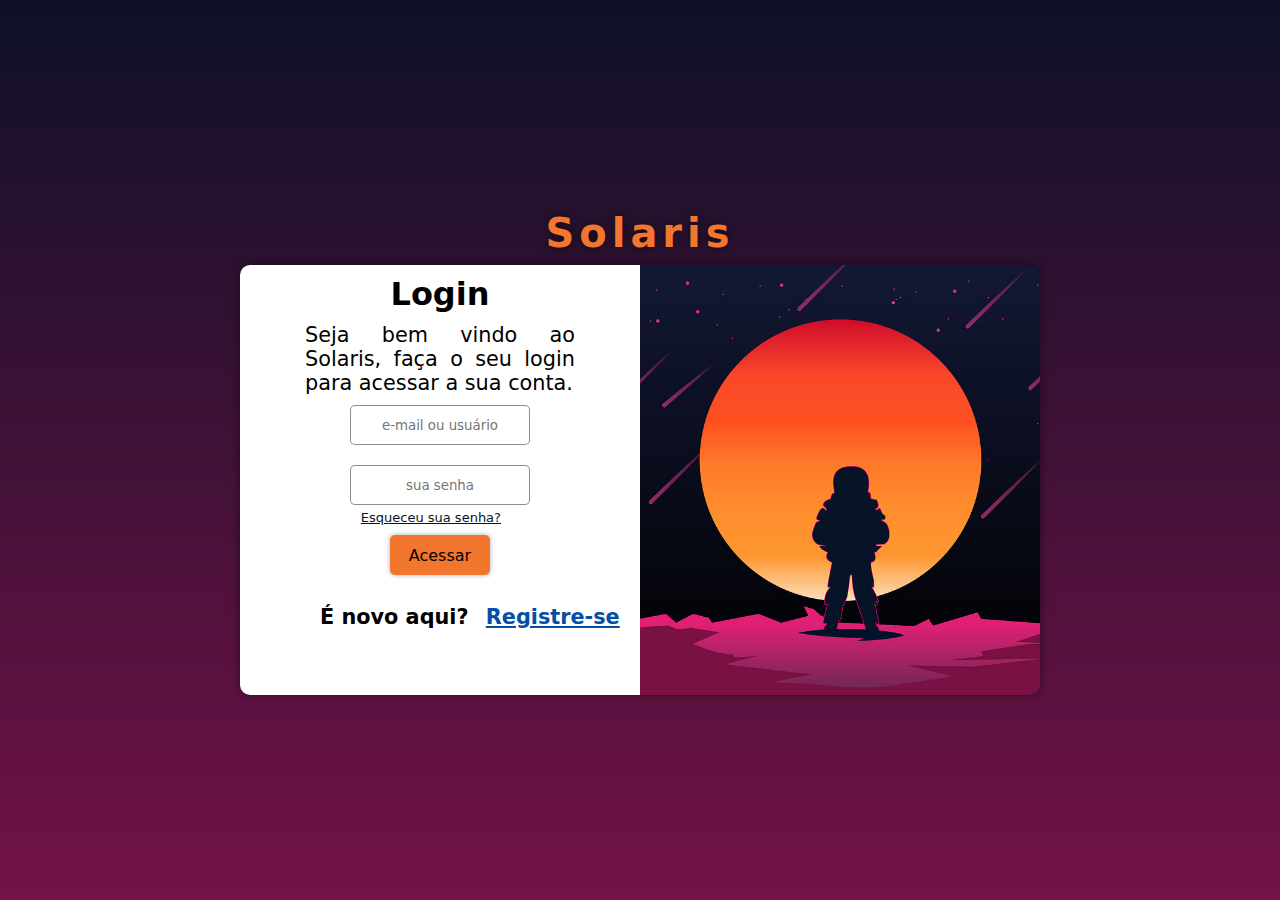
<file: projeto005-login/index.html>
<!DOCTYPE html>
<html lang="pt-br">
<head>
    <meta charset="UTF-8">
    <meta name="viewport" content="width=device-width, initial-scale=1.0">
    <title>Login para Solaris</title>
    <link rel="shortcut icon" href="imgs/favicon.png" type="image/x-icon">
    <link rel="stylesheet" href="https://fonts.googleapis.com/css2?family=Material+Symbols+Outlined:opsz,wght,FILL,GRAD@24,400,0,0"/>
    <link rel="stylesheet" href="estilos/style.css">
    <link rel="stylesheet" href="estilos/media-query.css">
</head>
<body>
    
        <section id="principal">
            <section id="titulo">
                <h1>Solaris</h1>
            </section>

            <section id="login">
                <div id="imagem">
                    <!-- AQUI VAI A IMG VIA CSS -->
                </div>
                <div id="formulario">
                    <h1>Login</h1>
            
                    <p id="legenda">
                        Seja bem vindo ao Solaris, faça o seu login para acessar a sua conta.
                    </p>

                    <form action="#" method="post">
                        <div class="campo">
            
                            <input type="email" name="login" id="iLogin" placeholder="e-mail ou usuário" autocomplete="email" required maxlength="24">
                            <label for="iLogin">Login</label>
                        </div>

                        <div class="campo">
                            <input type="password" name="Senha" id="iSenha" placeholder="sua senha" autocomplete="current-password" required minlength="8" maxlength="24">
                            <label for="iSenha">Senha</label>
                            <a href="#" class="esqueceu-senha">Esqueceu sua senha?</a>
                        </div>
                        <input type="submit" value="Acessar">
                    </form>

                    <p id="register">
                        É novo aqui? <a href="#">Registre-se</a> 
                    </p>
                </div>
            </section>

        </section>
</body>
</html>
</file>
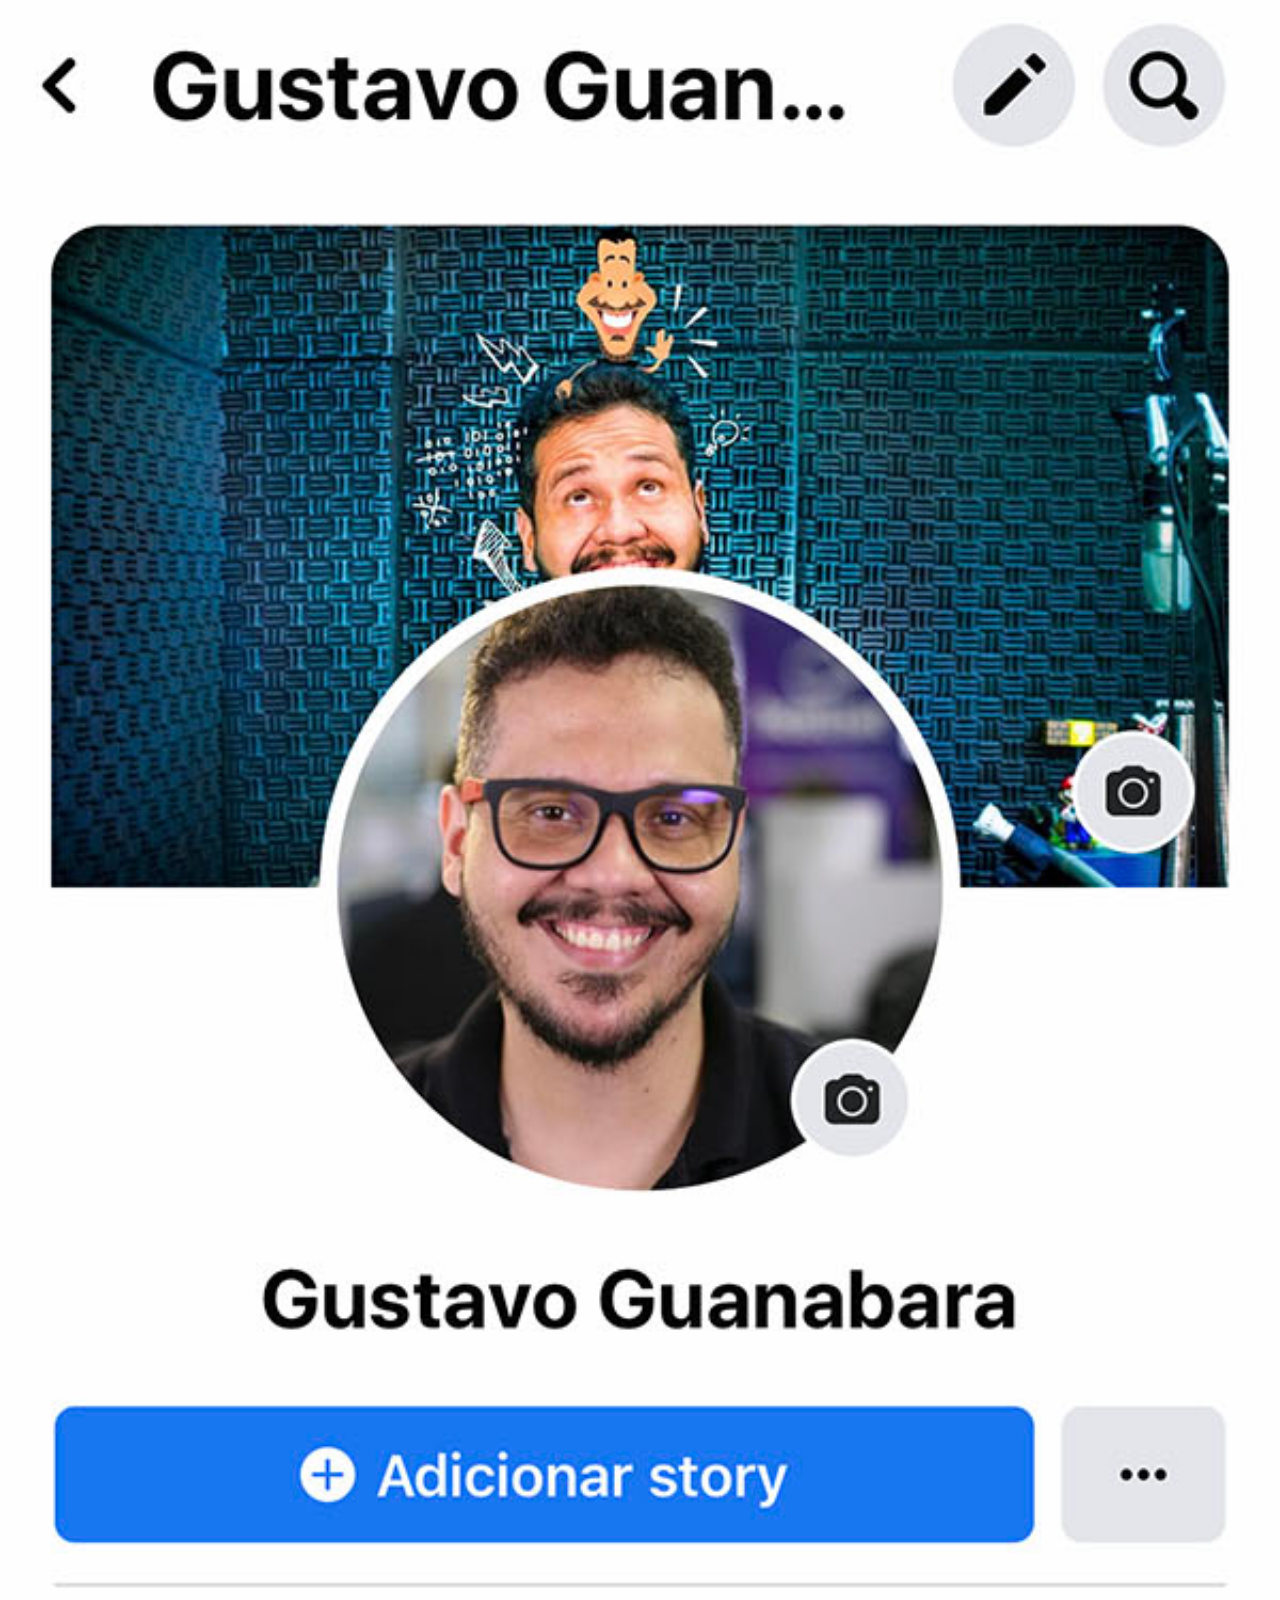
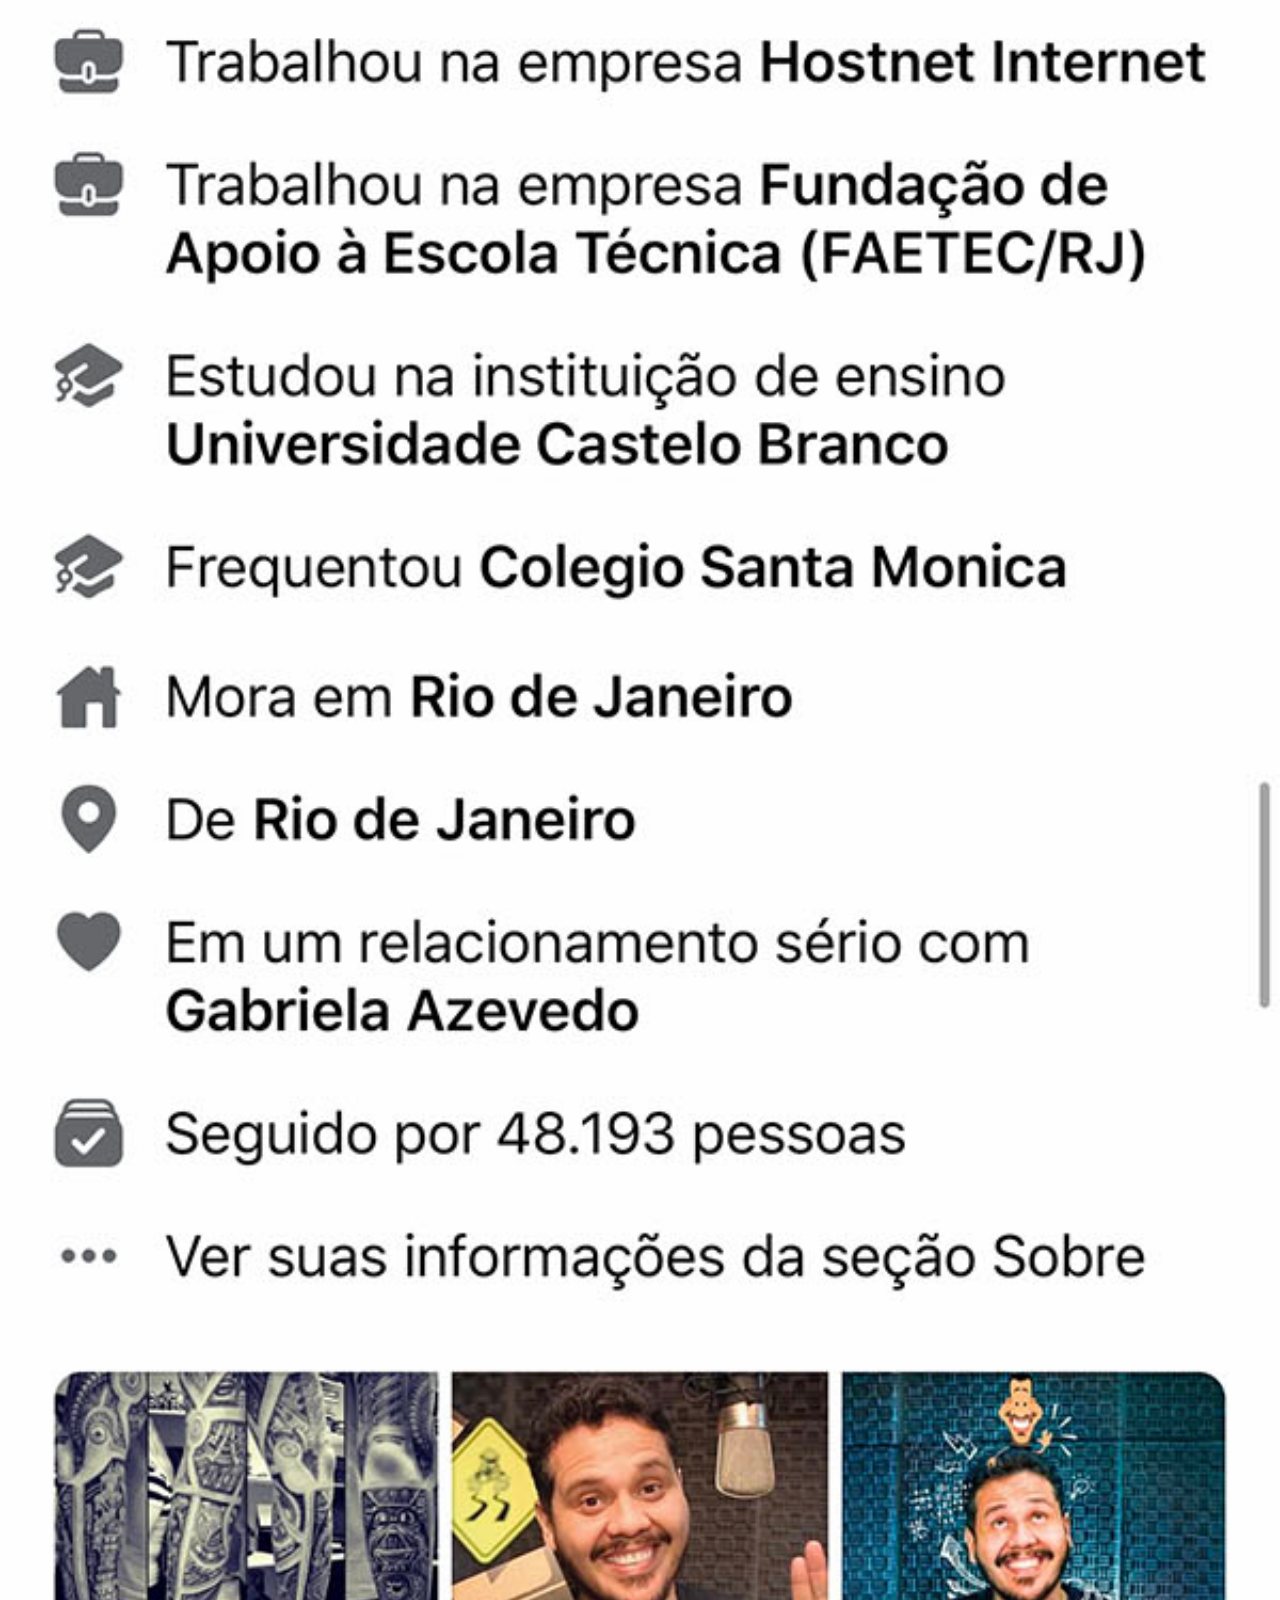
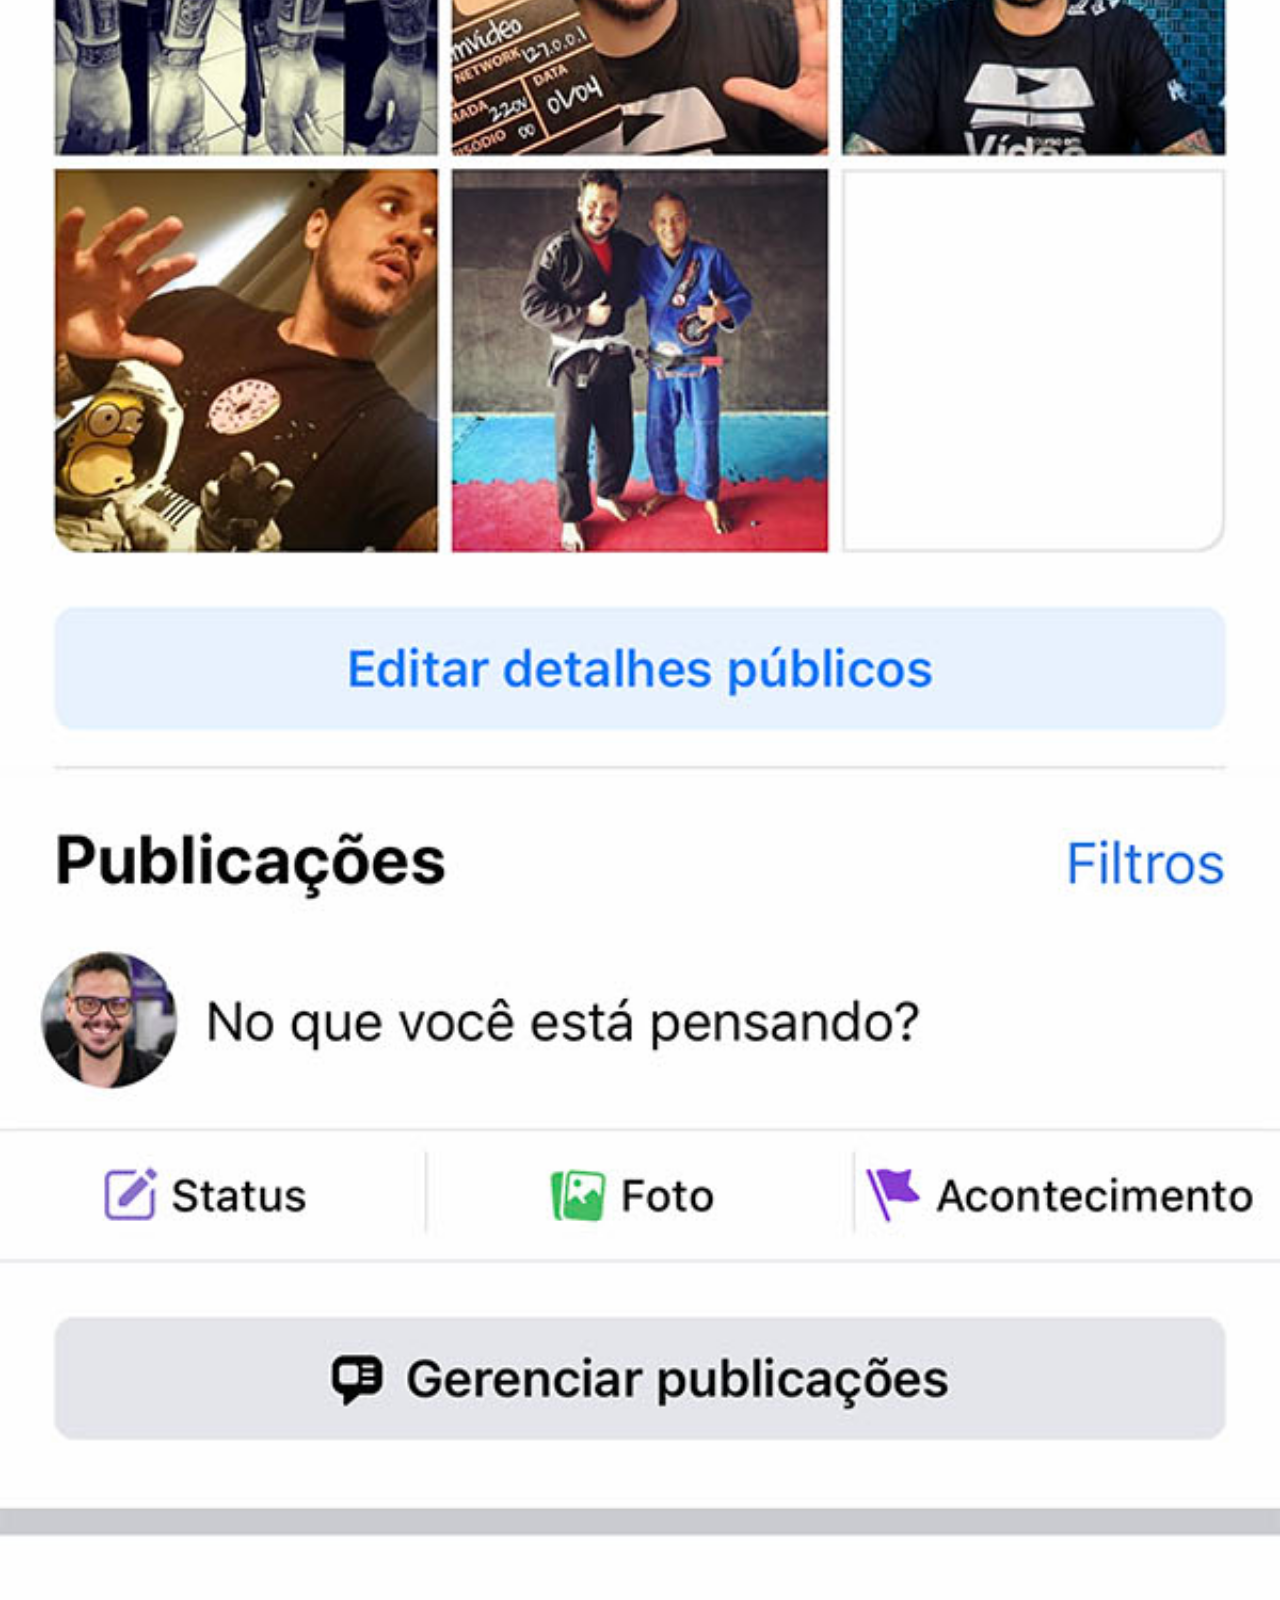
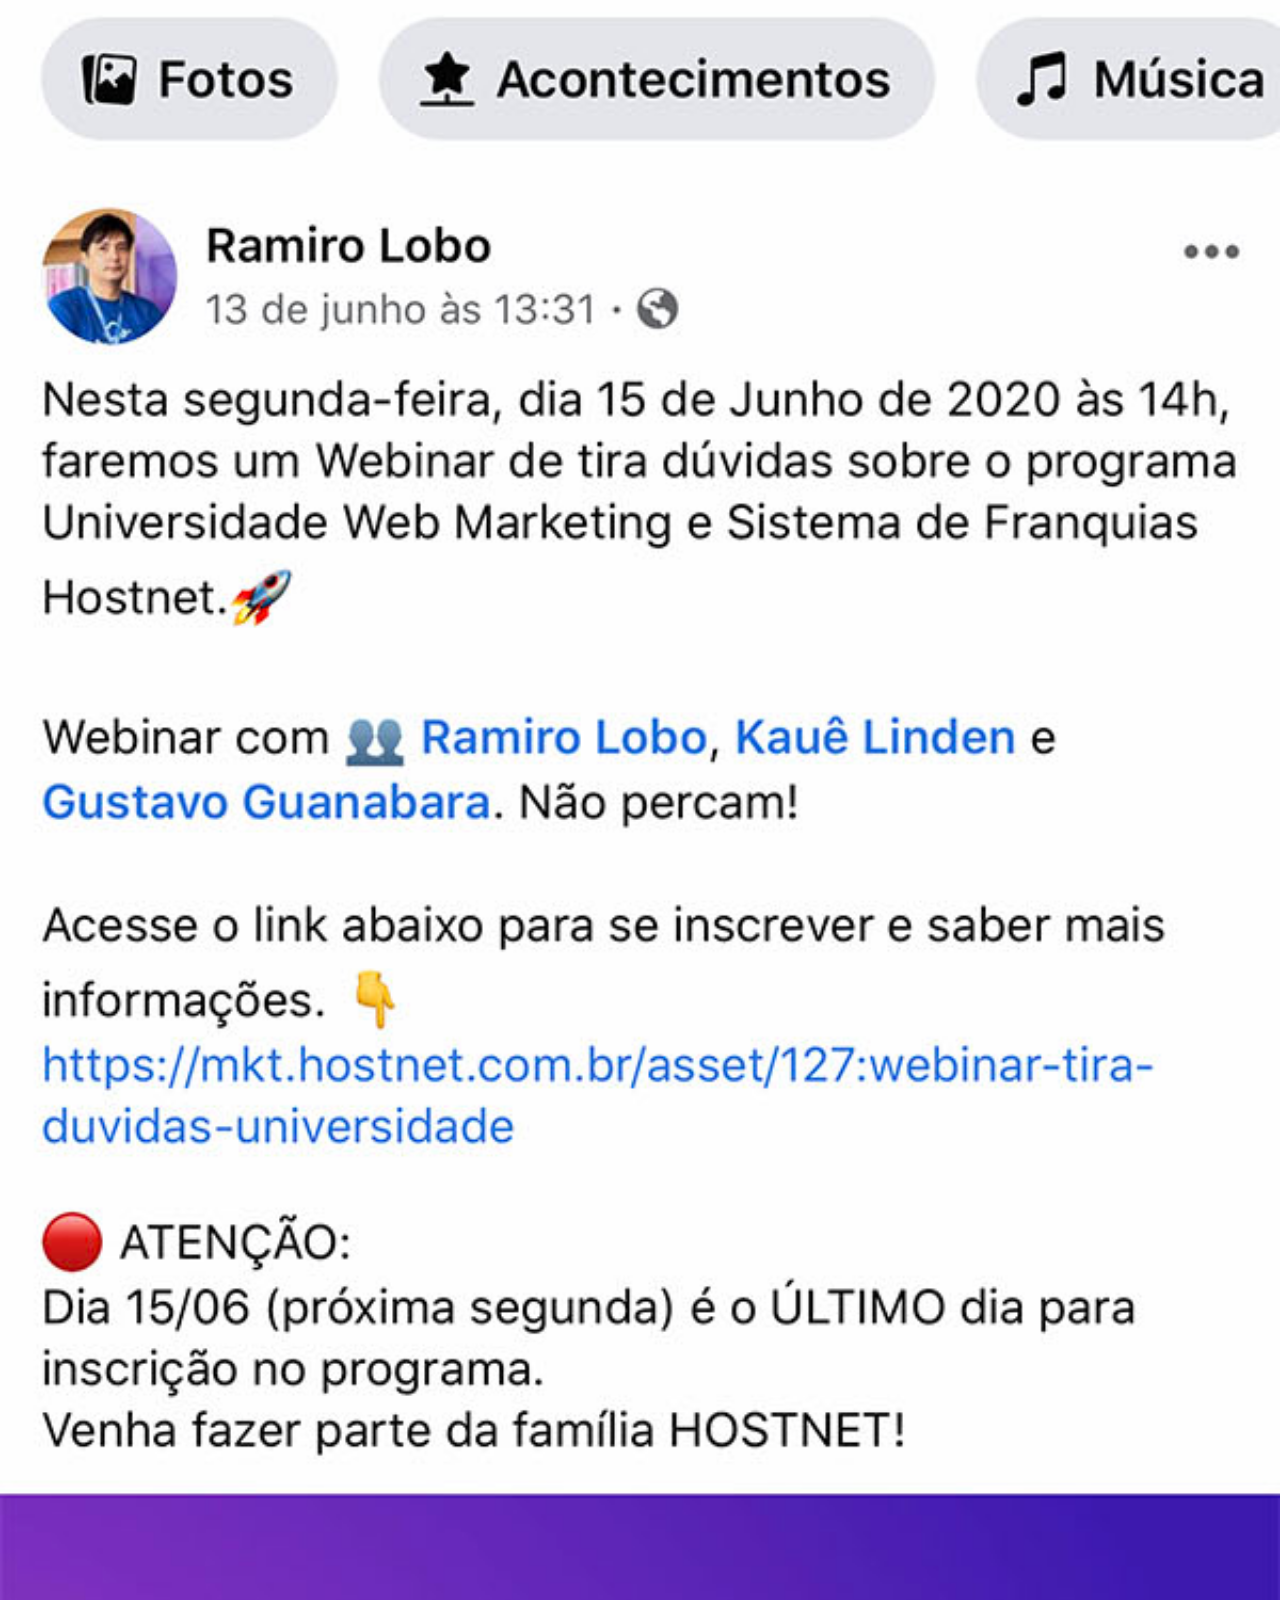
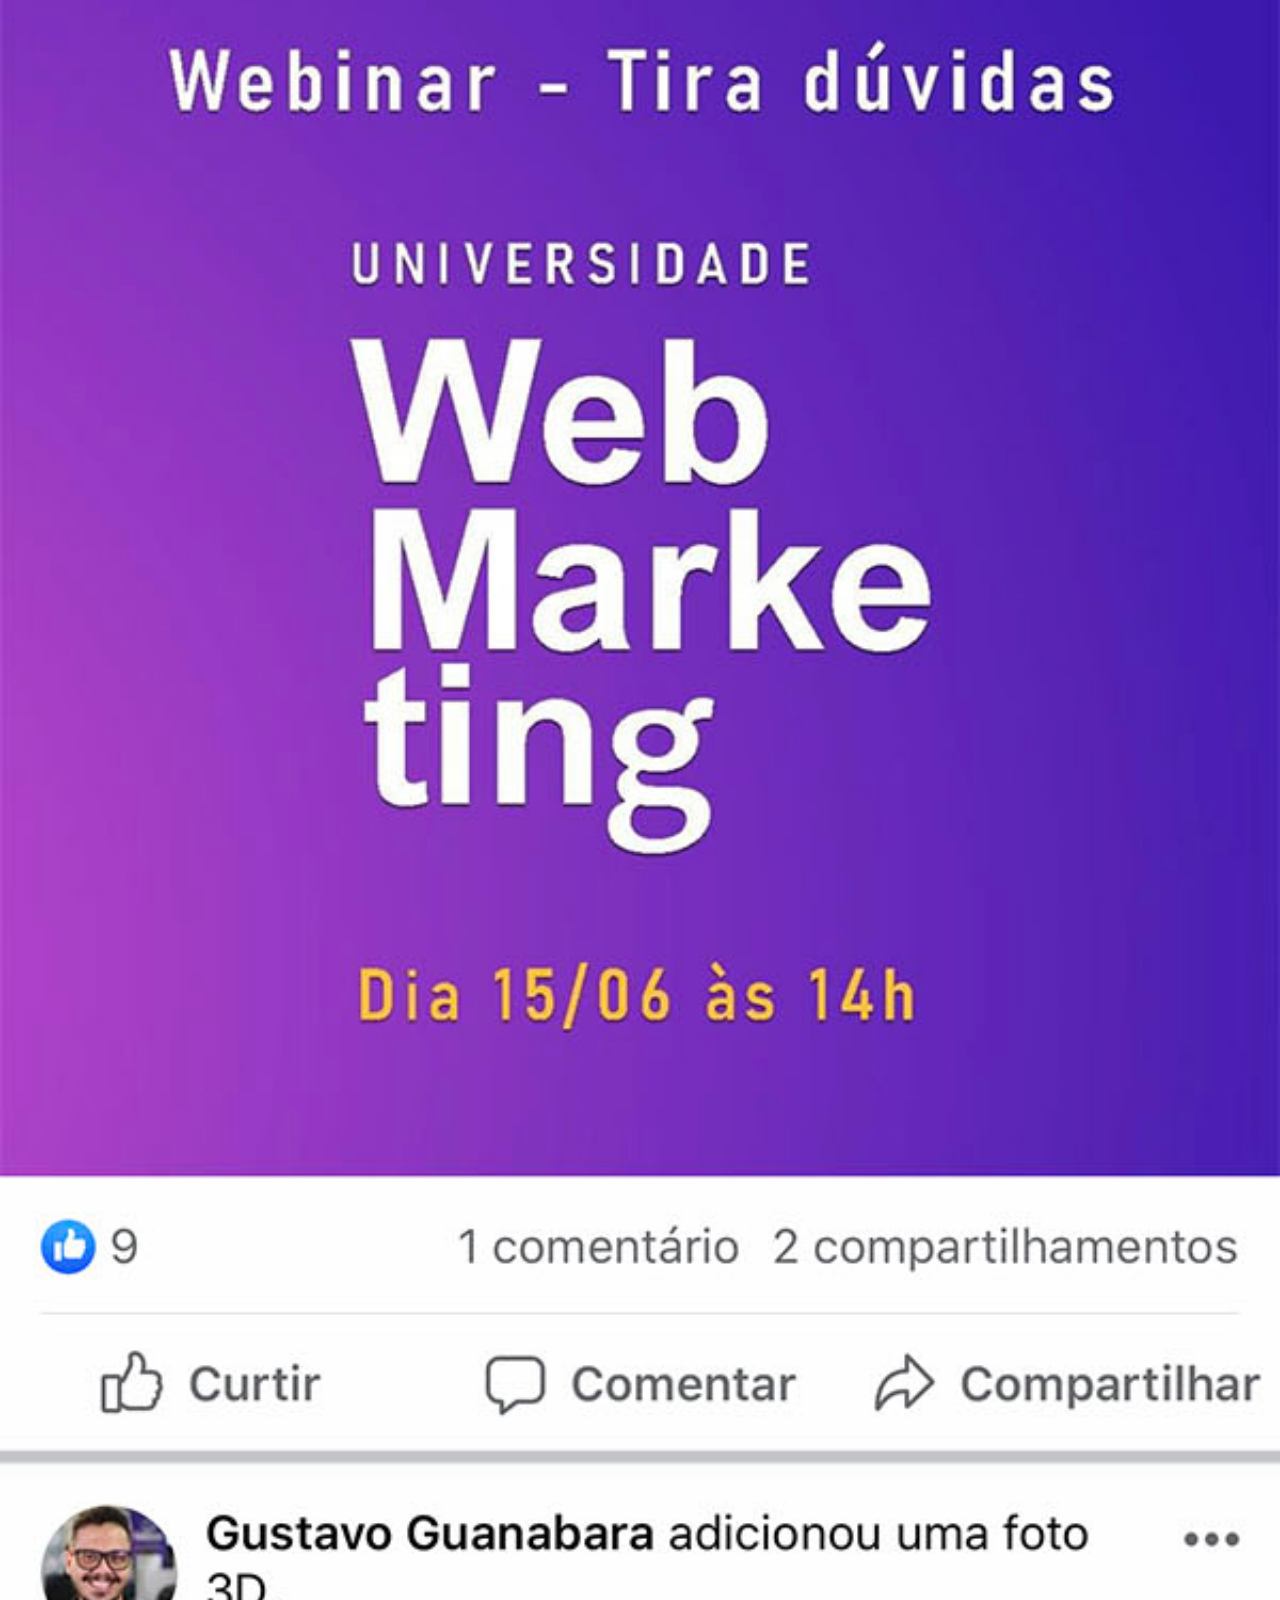
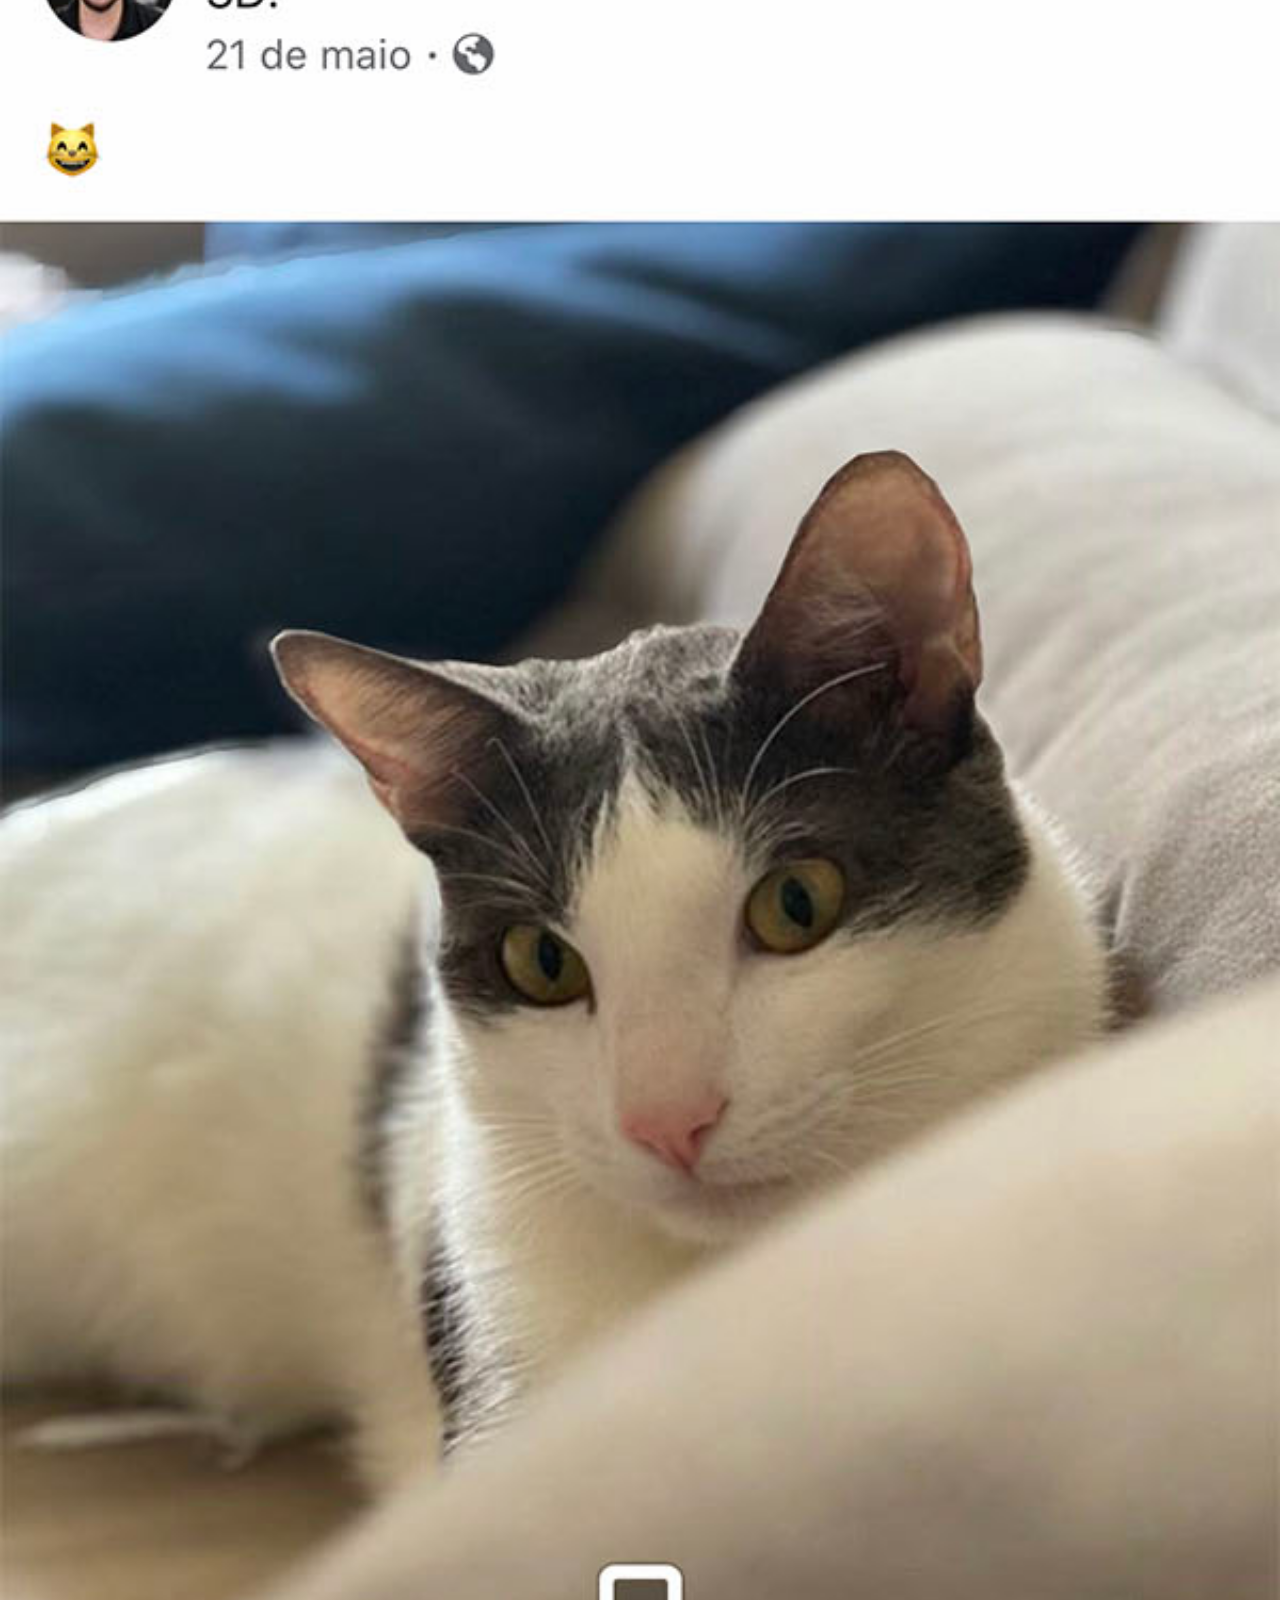
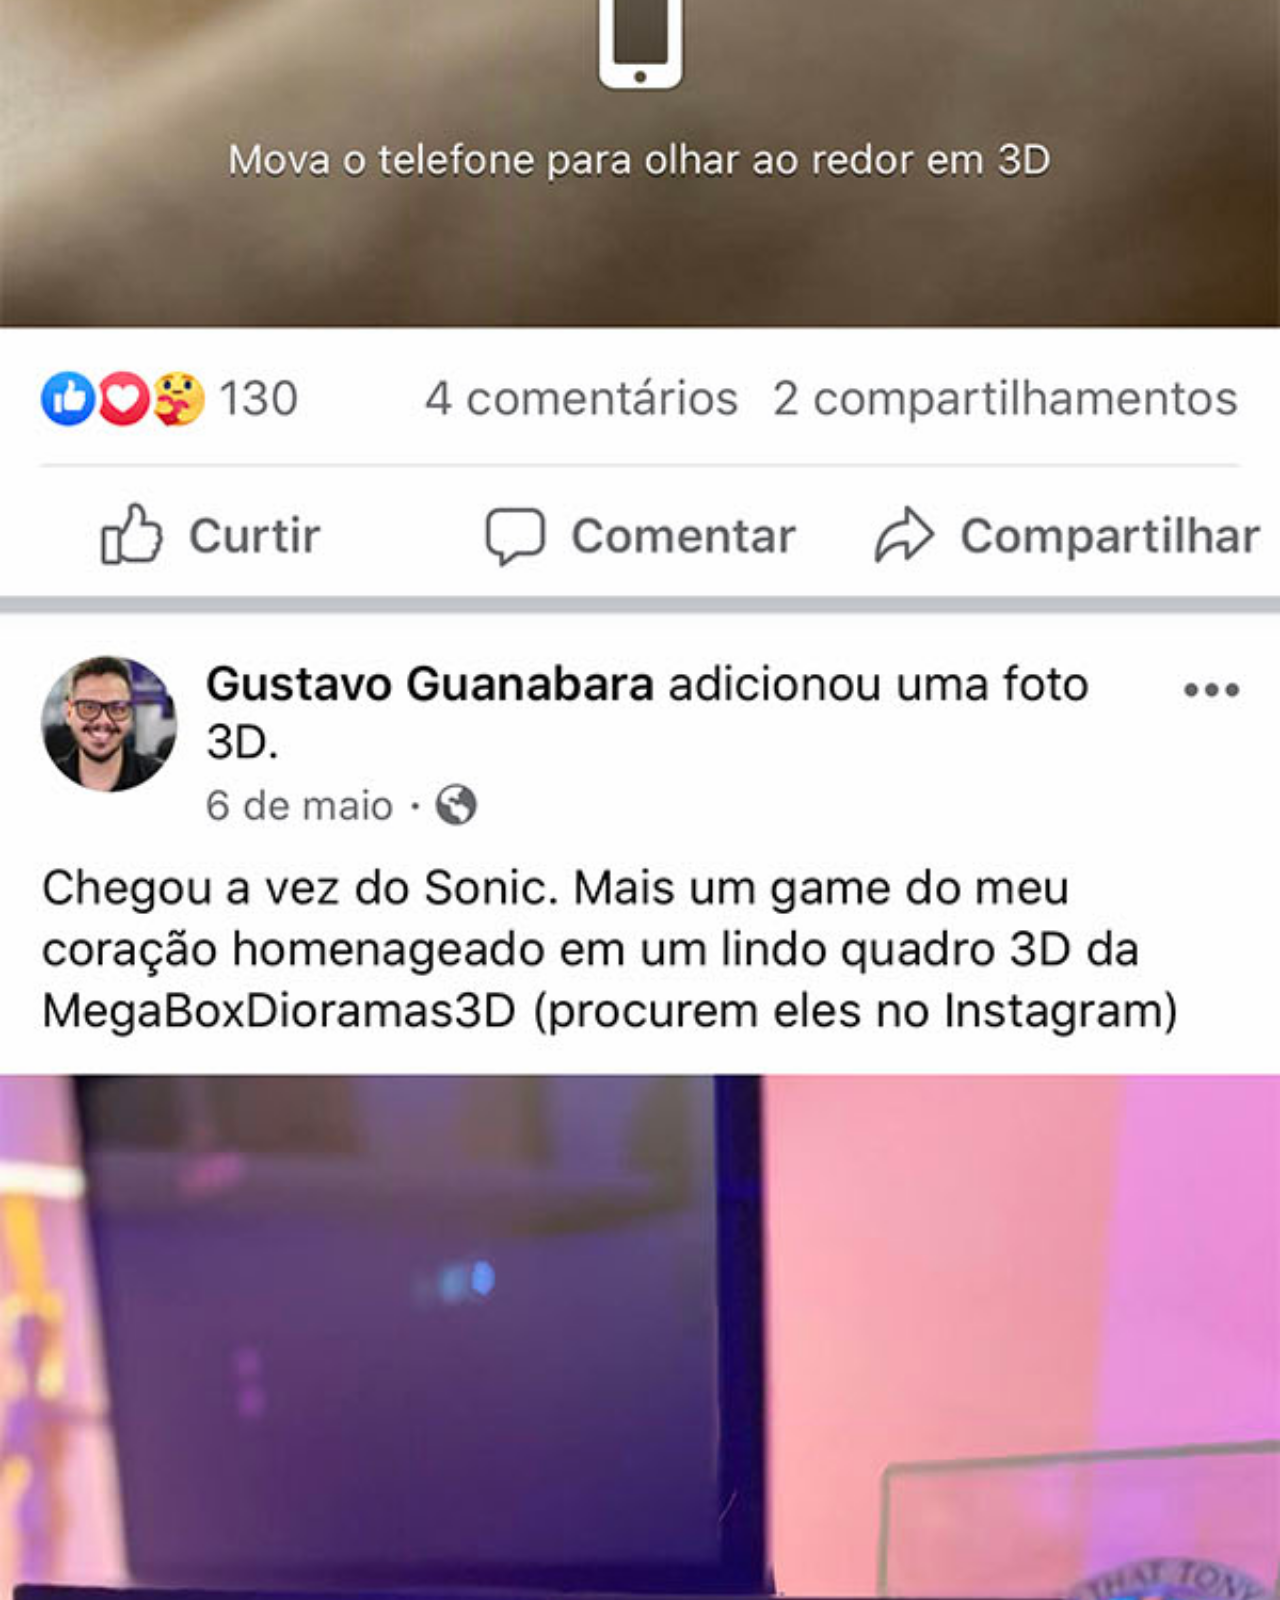
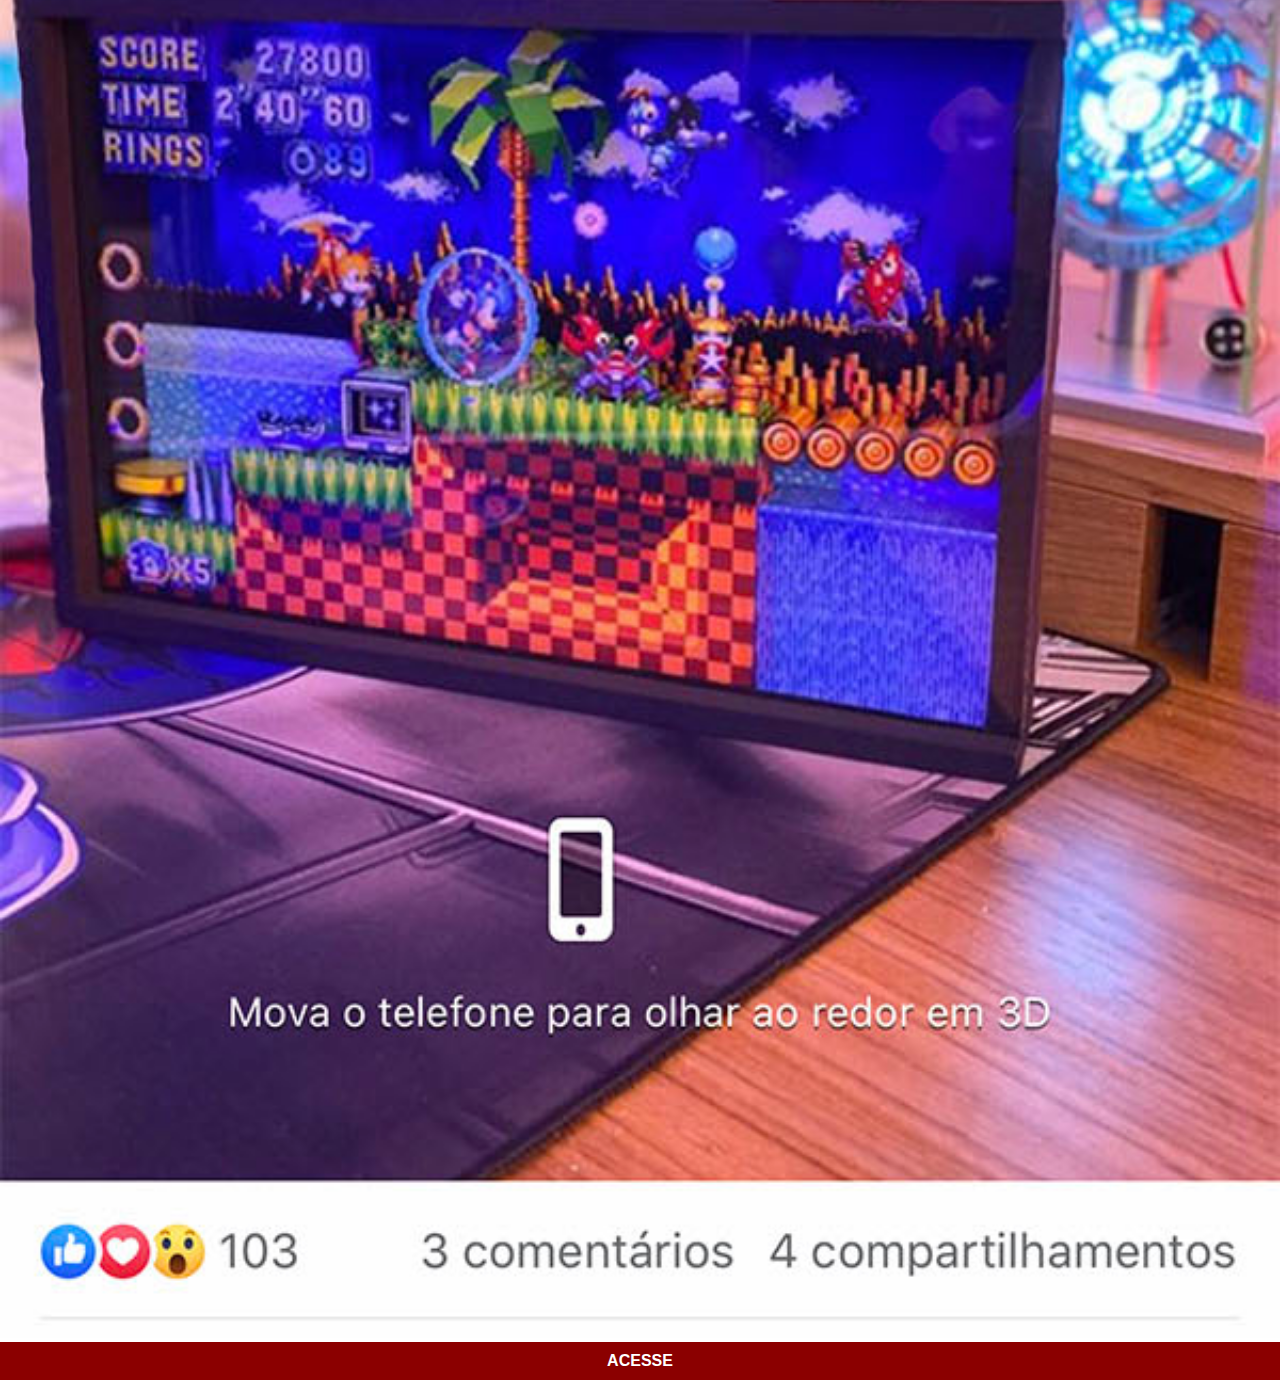
<file: projeto004-social/páginas-extras/facebook.html>
<!DOCTYPE html>
<html lang="pt-br">
<head>
    <meta charset="UTF-8">
    <meta name="viewport" content="width=device-width, initial-scale=1.0">
    <title>FaceBook</title>
    <link rel="stylesheet" href="social.css">
</head>
<body>

    <img src="../imagens/tela-facebook.jpg" alt="FaceBook">
    <a href="#">ACESSE</a>
    
</body>
</html>
</file>
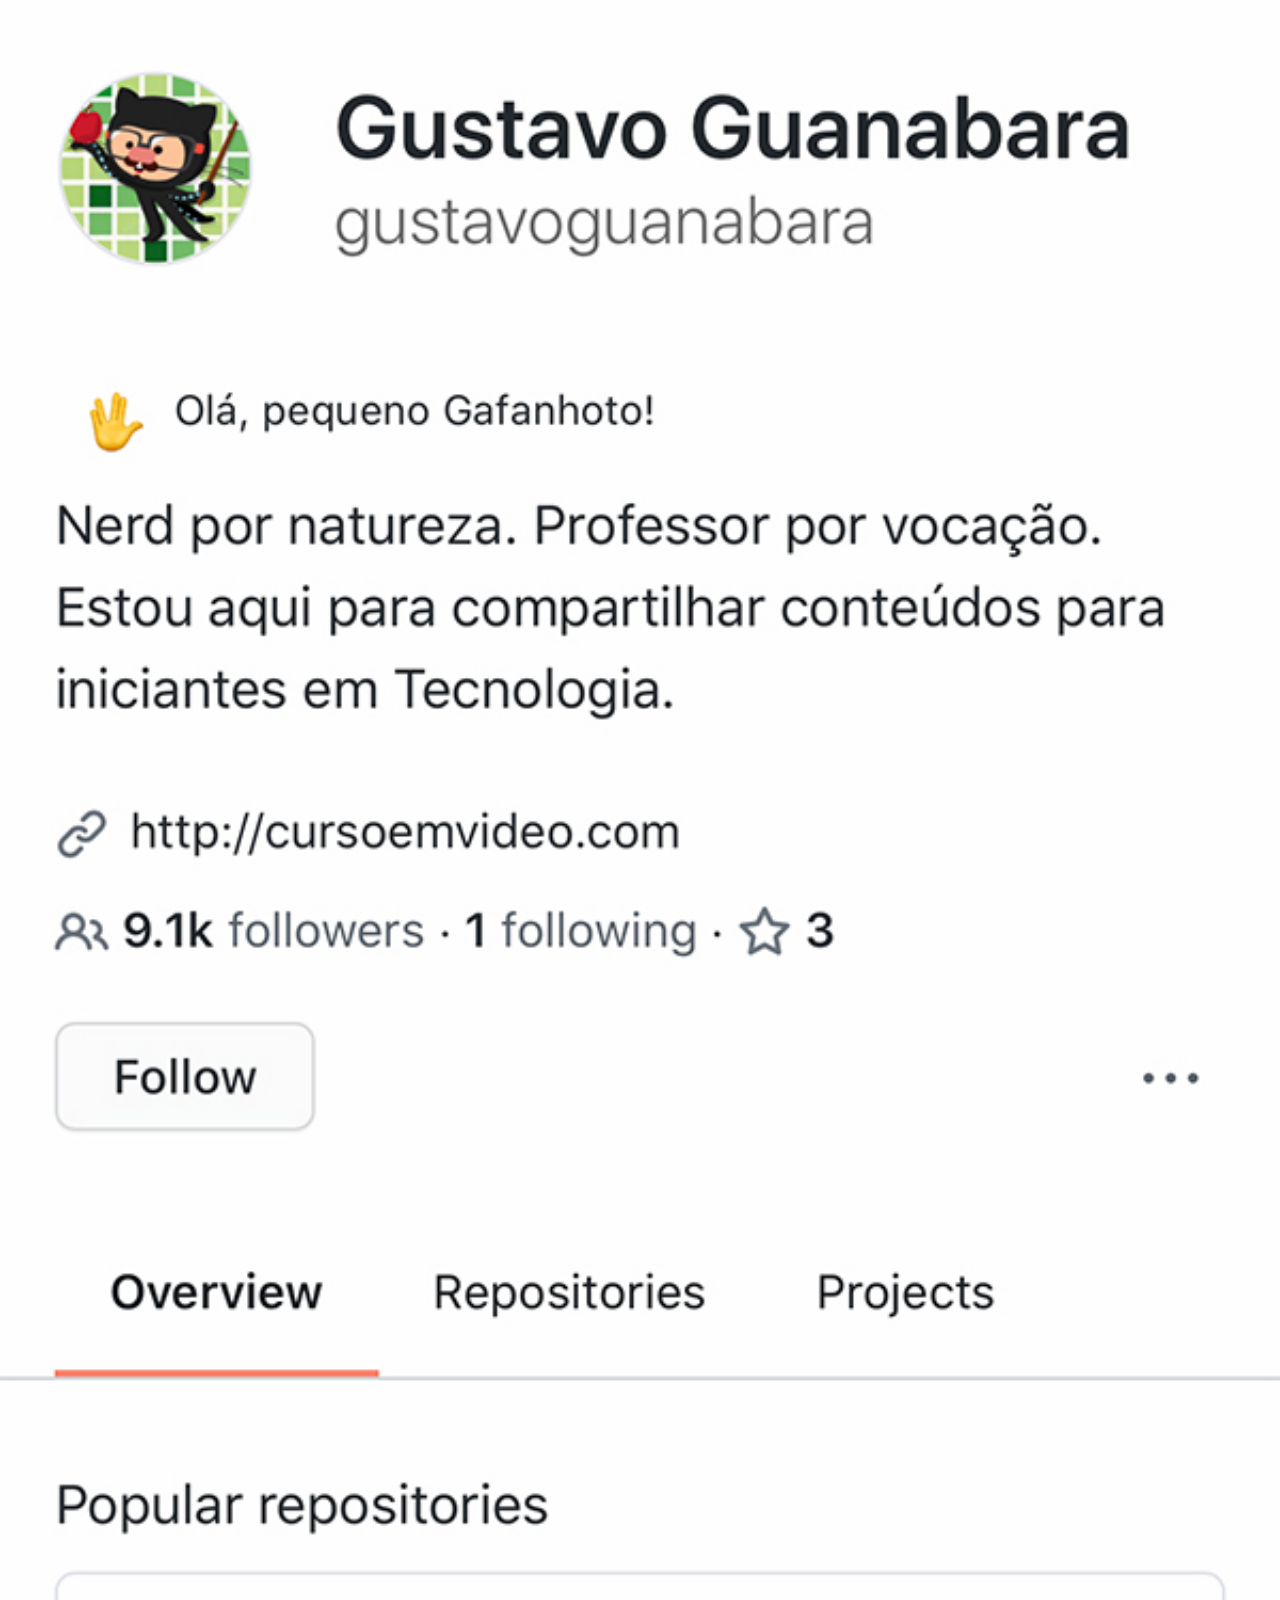
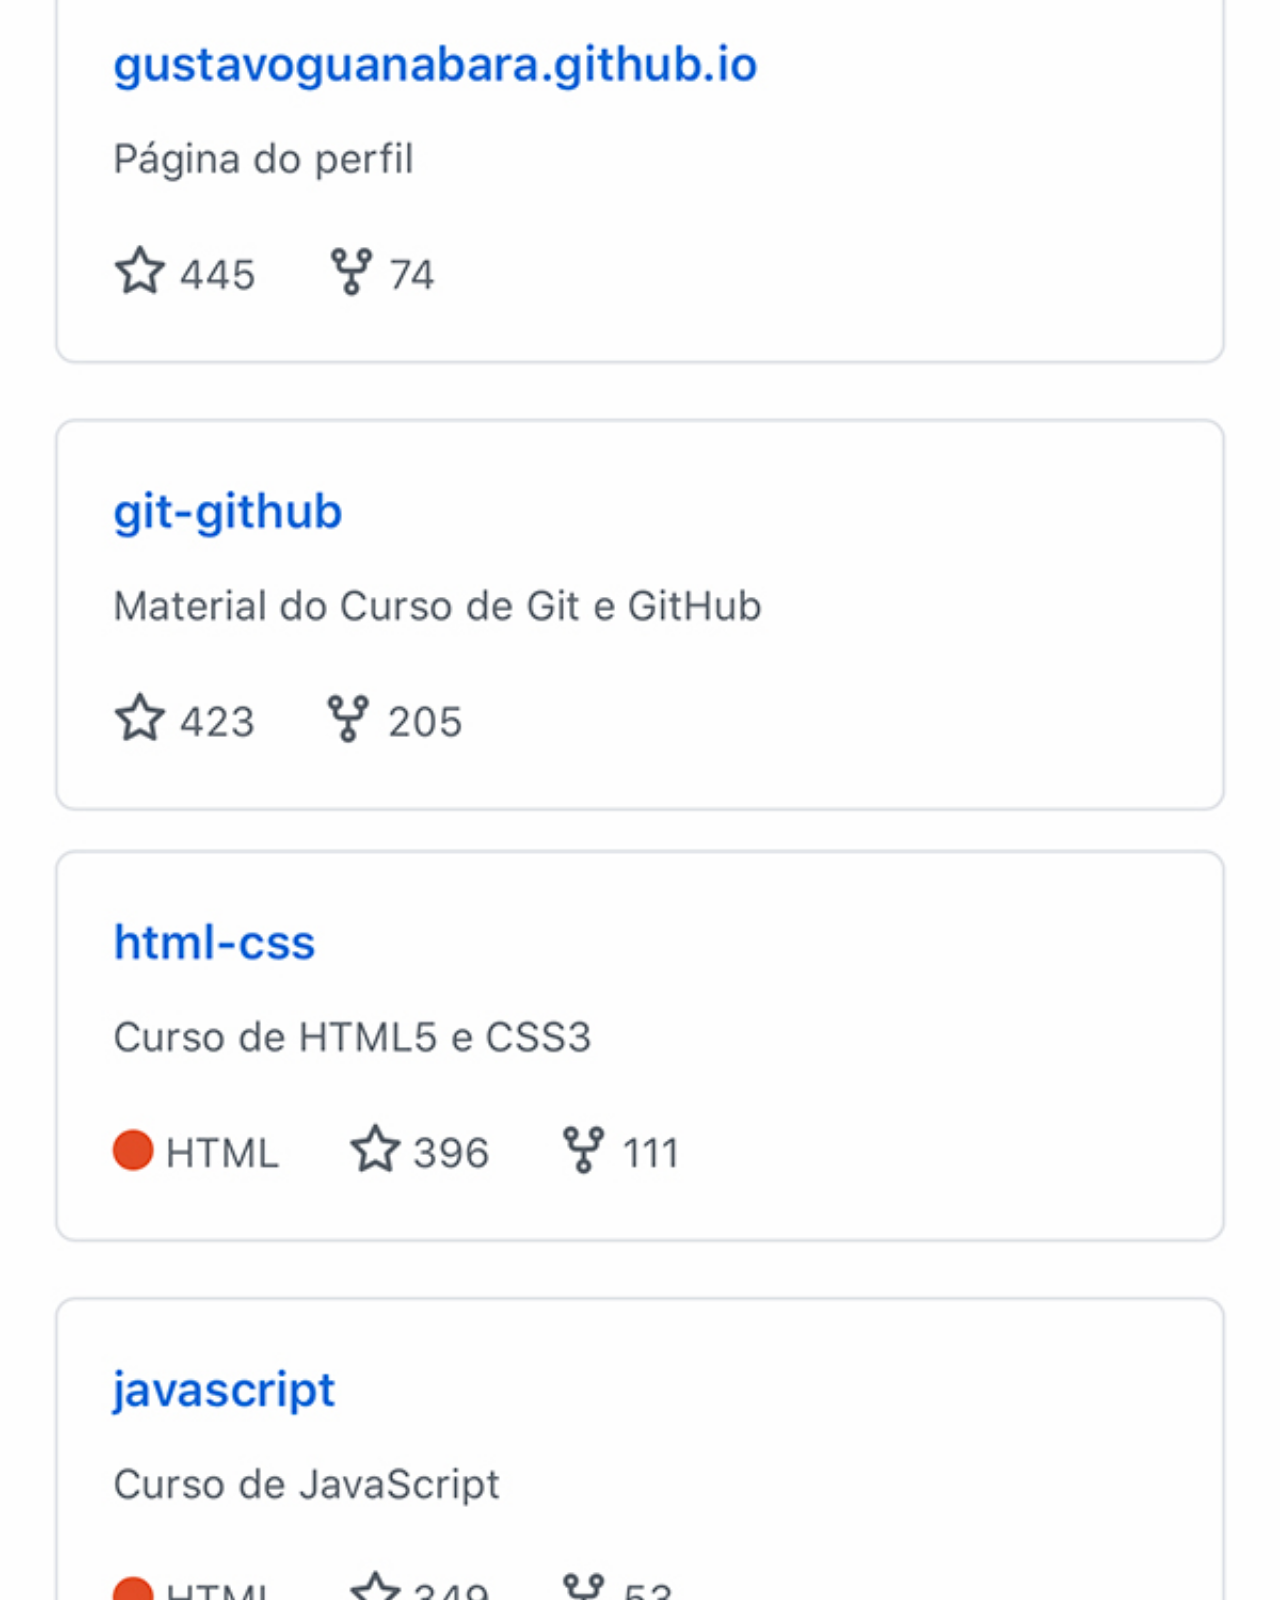
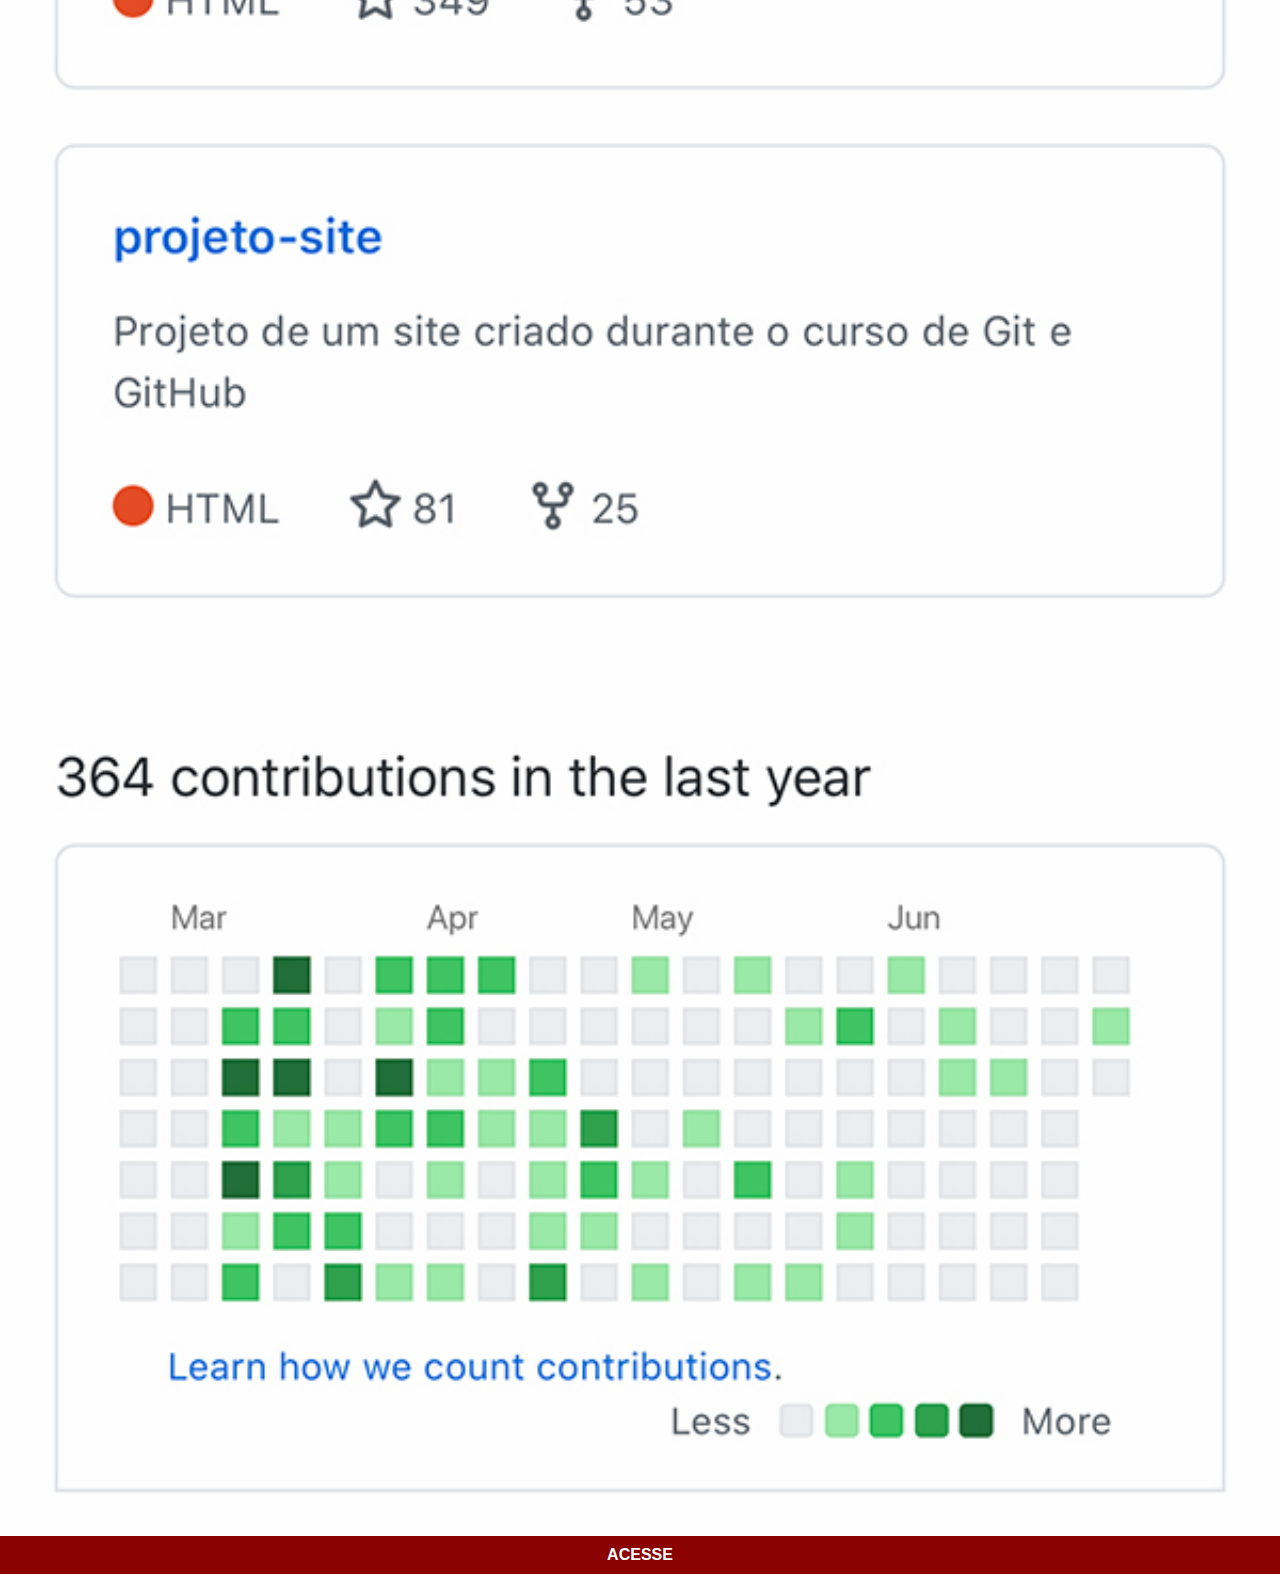
<file: projeto004-social/páginas-extras/github.html>
<!DOCTYPE html>
<html lang="pt-br">
<head>
    <meta charset="UTF-8">
    <meta name="viewport" content="width=device-width, initial-scale=1.0">
    <link rel="stylesheet" href="social.css">
    <title>GitHub</title>
</head>
<body>

    <img src="../imagens/tela-github.jpg" alt="GitHub">
    <a href="#">ACESSE</a>
    
</body>
</html>
</file>
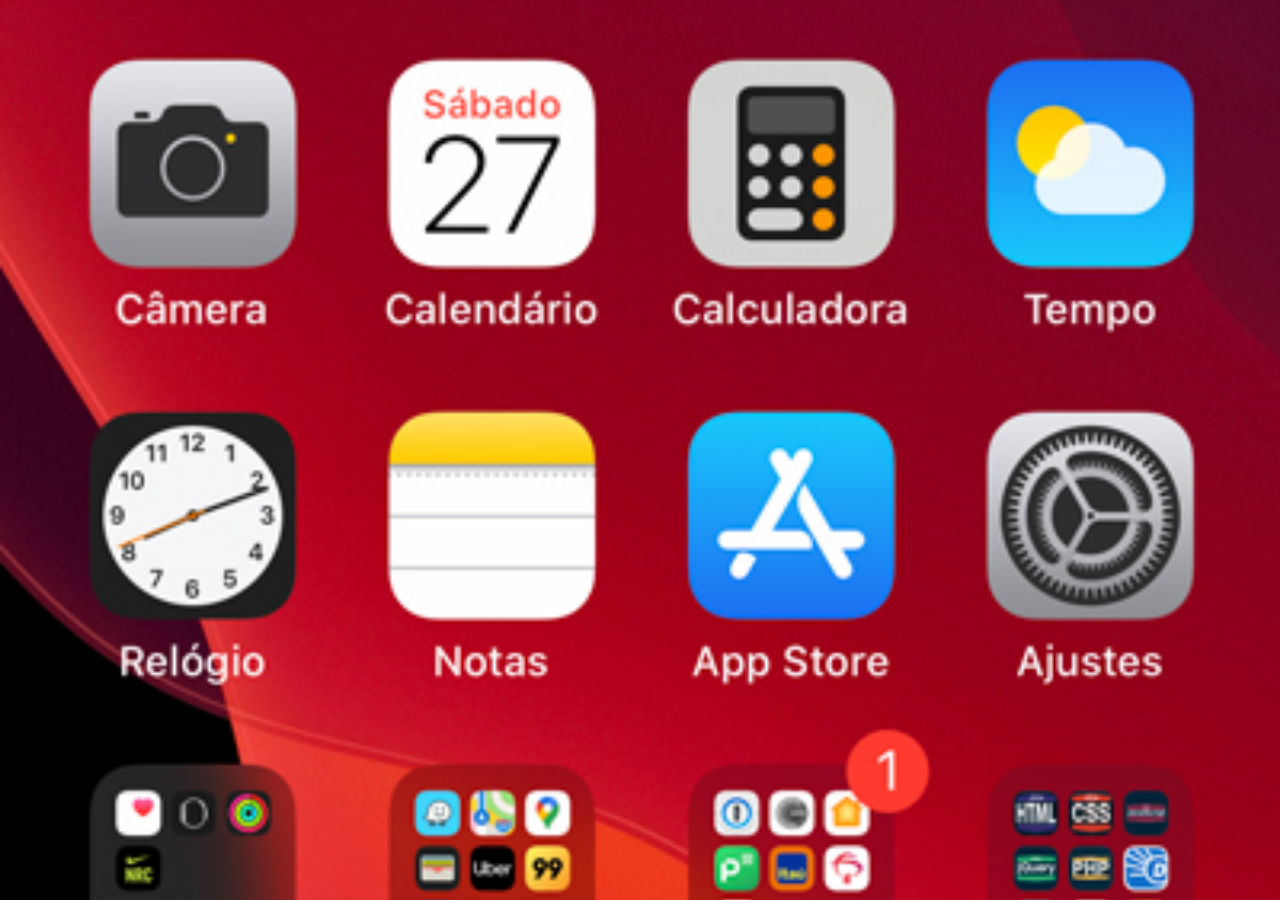
<file: projeto004-social/páginas-extras/home.html>
<!DOCTYPE html>
<html lang="pt-br">
<head>
    <meta charset="UTF-8">
    <meta name="viewport" content="width=device-width, initial-scale=1.0">
    <title>Tela de início</title>
</head>

<style>
    * {
        margin: 0px;
        padding: 0px;
    }

    body {
        width: 100vw;
        height: 100vh;
        background: black no-repeat top center url(../imagens/tela-home.jpg);
        background-size: cover;
    }
</style>
<body>
    
</body>
</html>
</file>
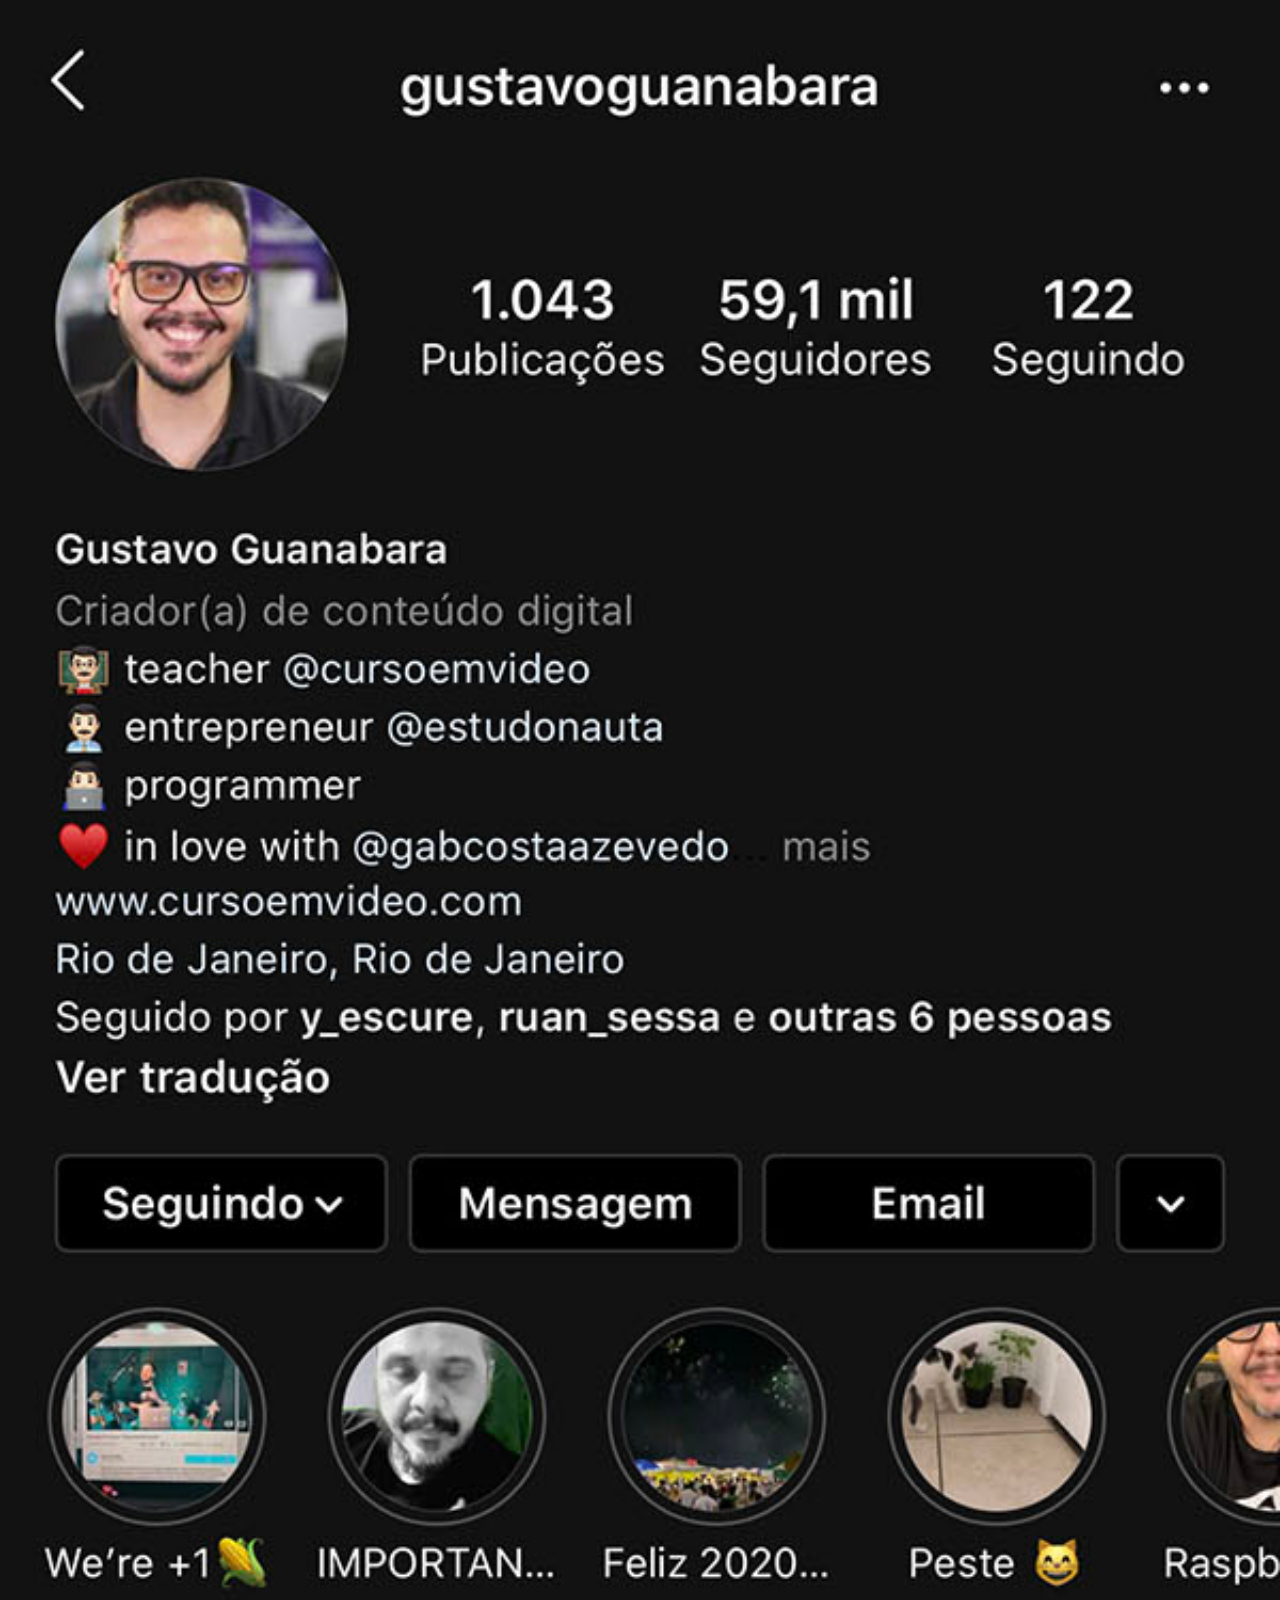
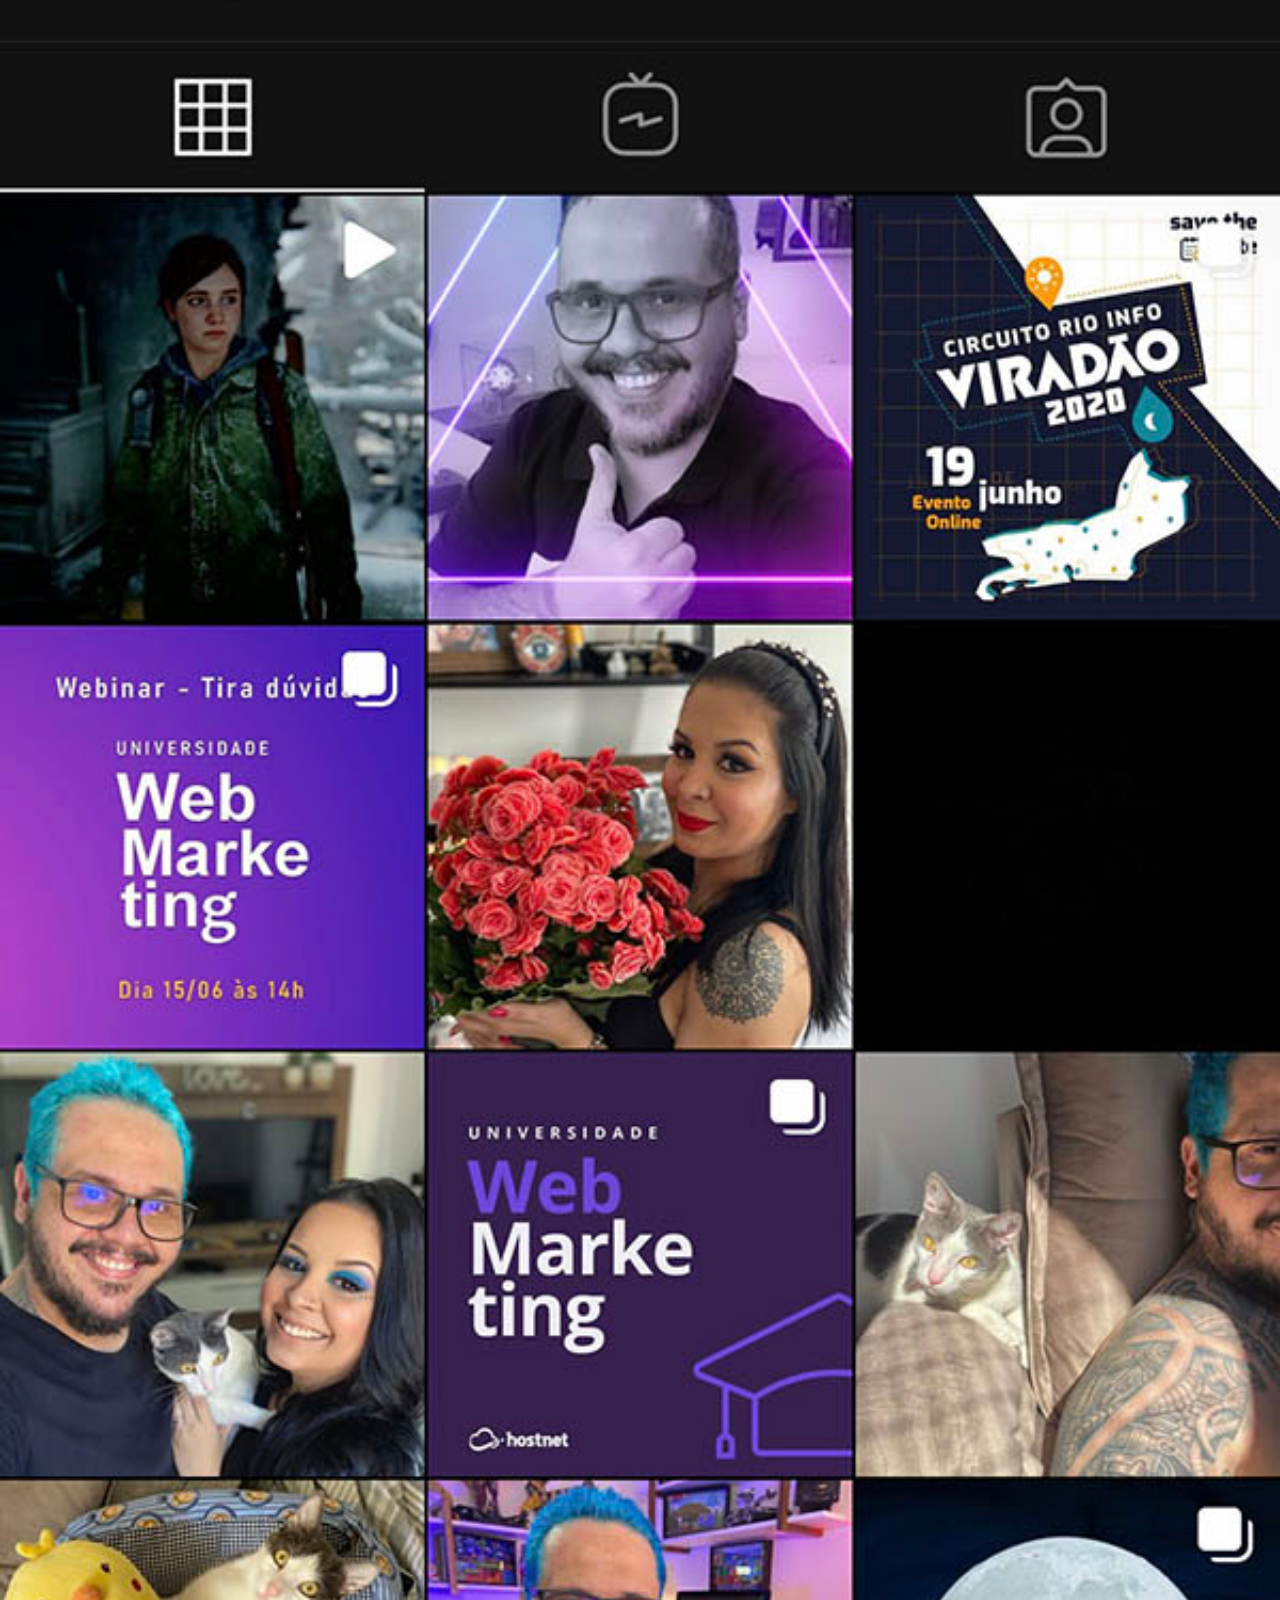
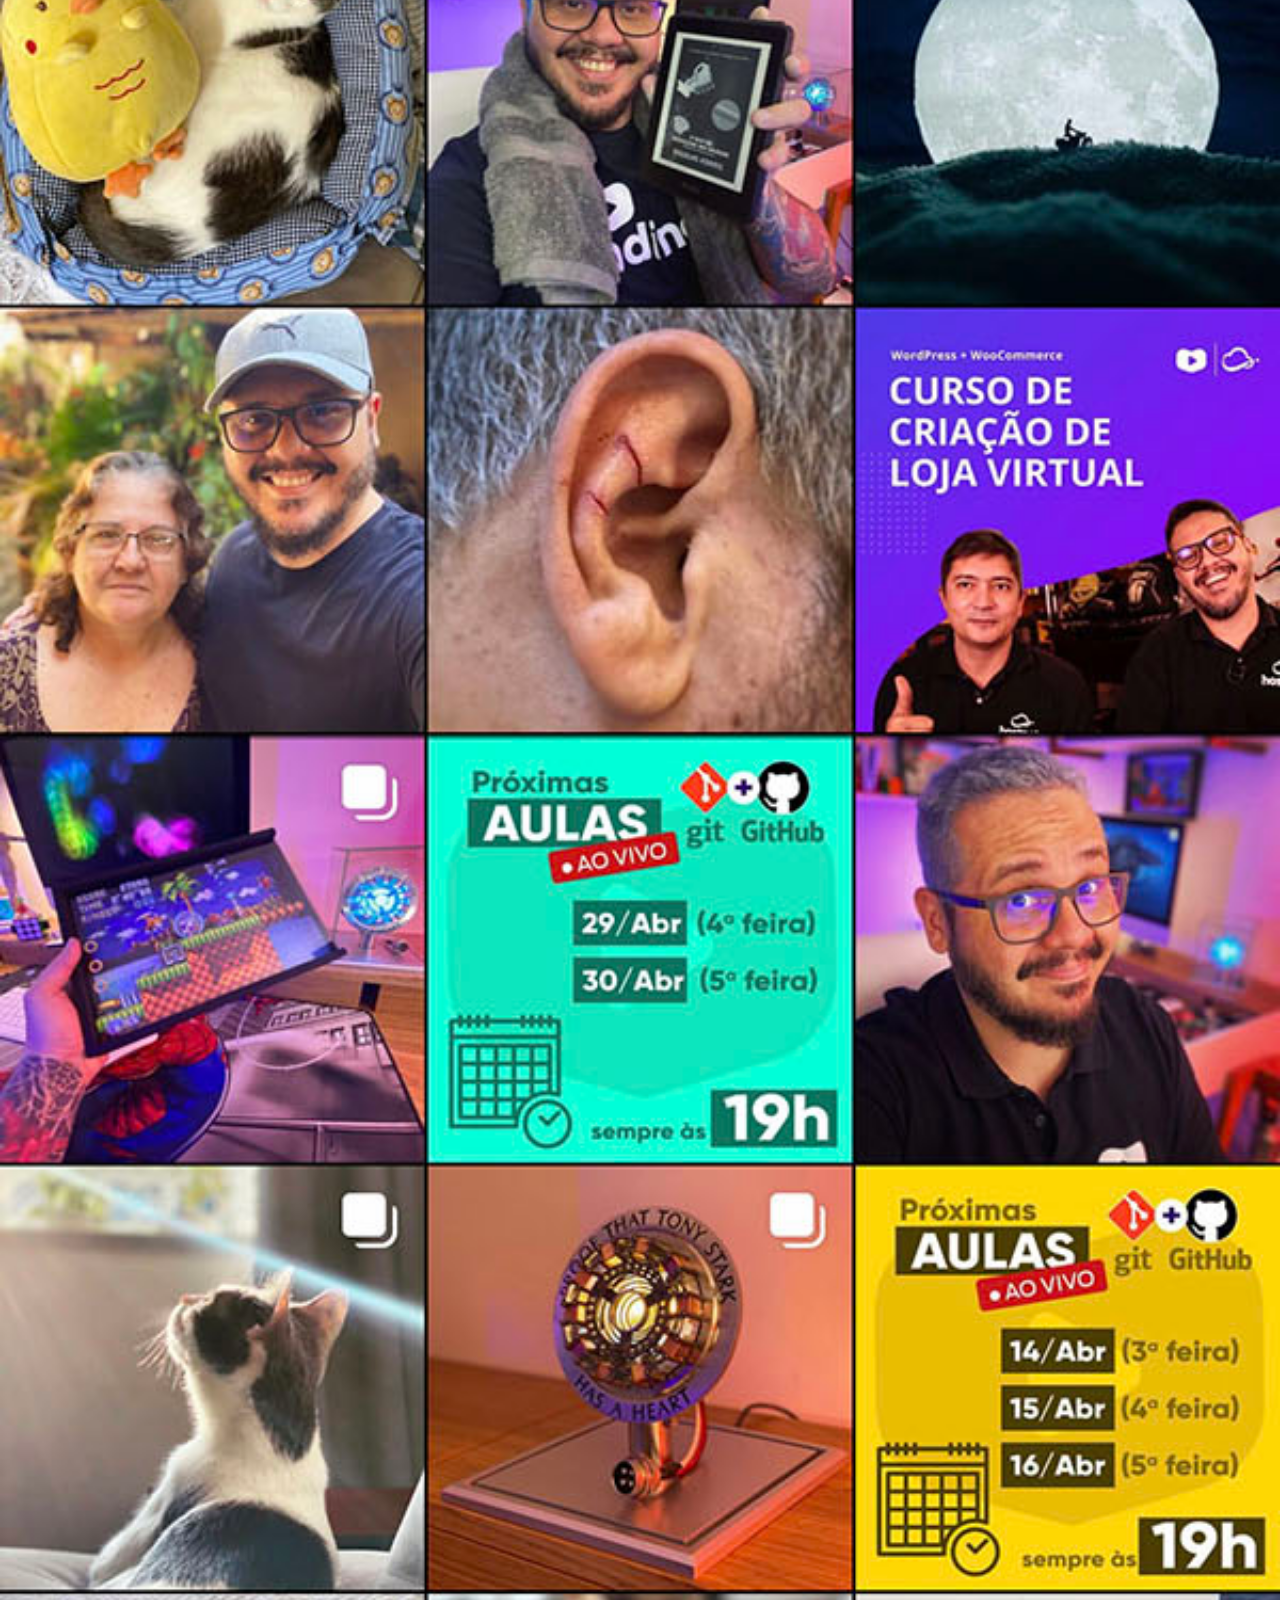
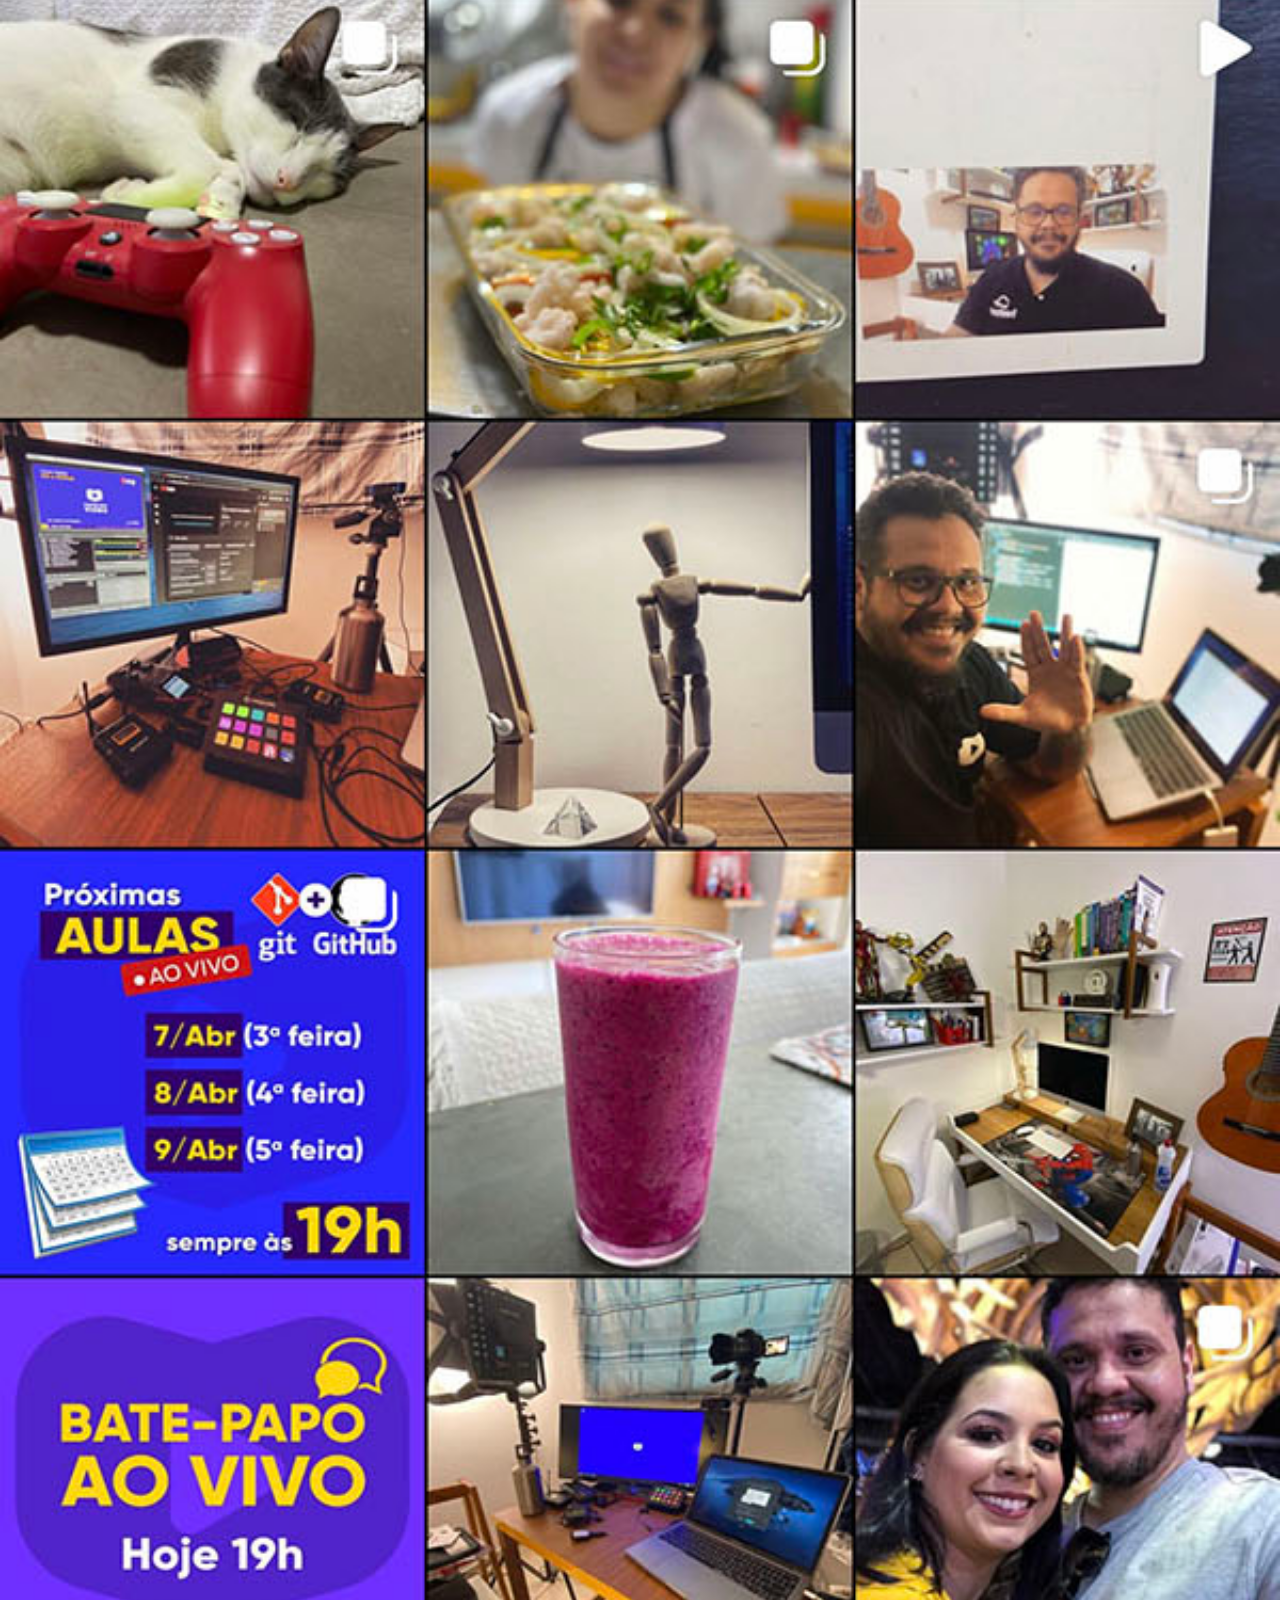
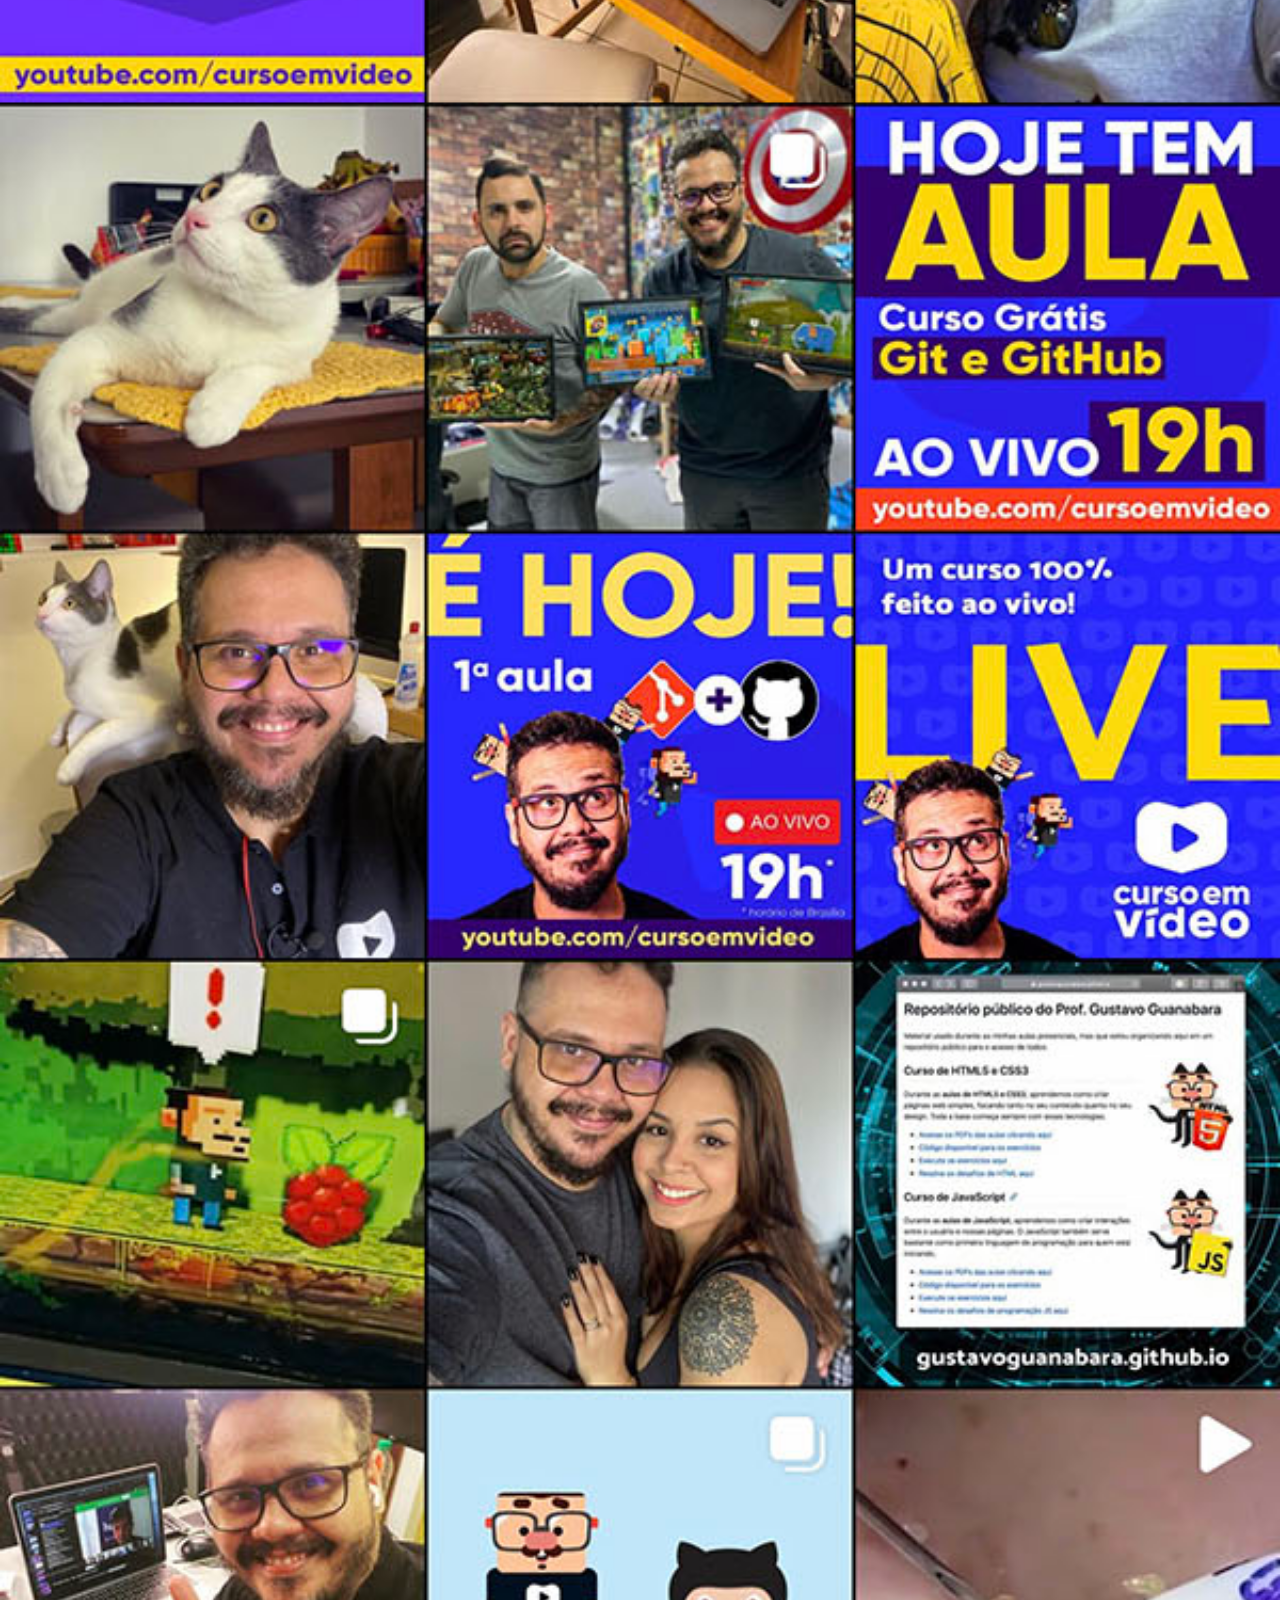
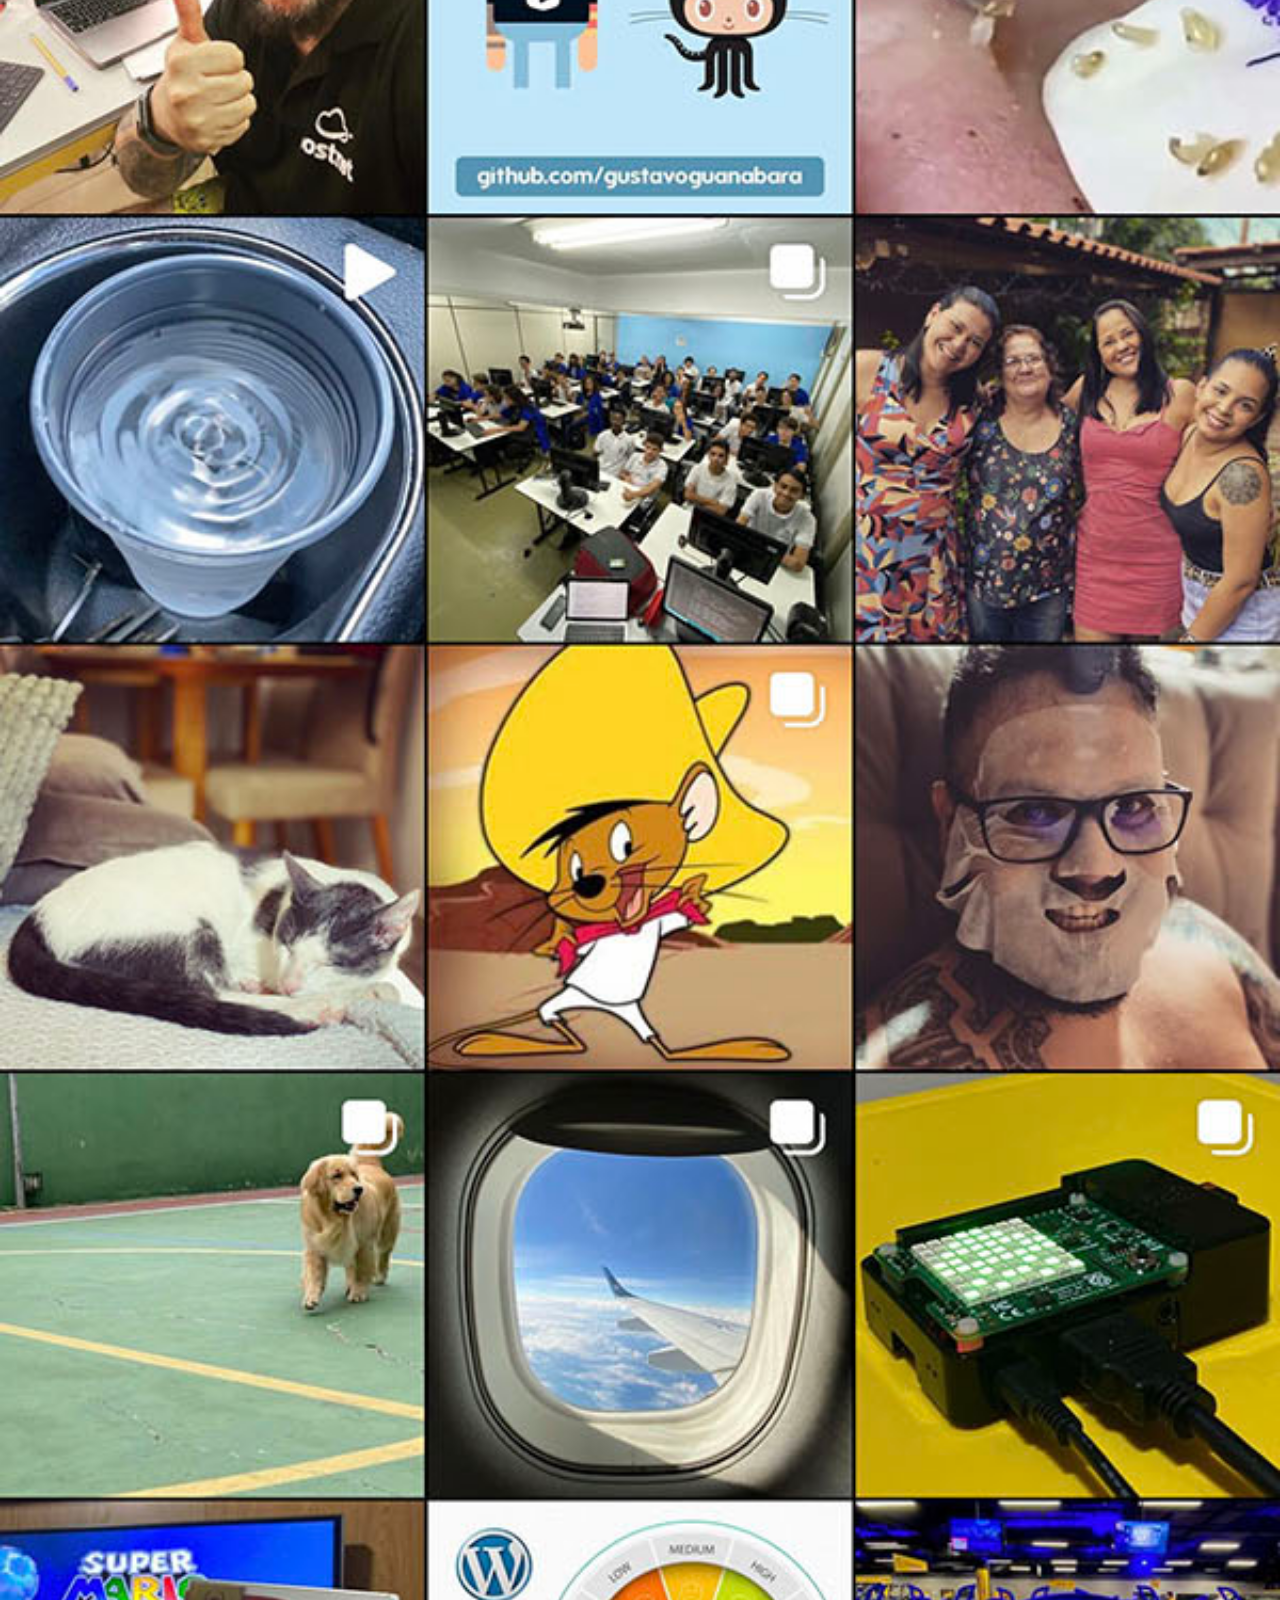
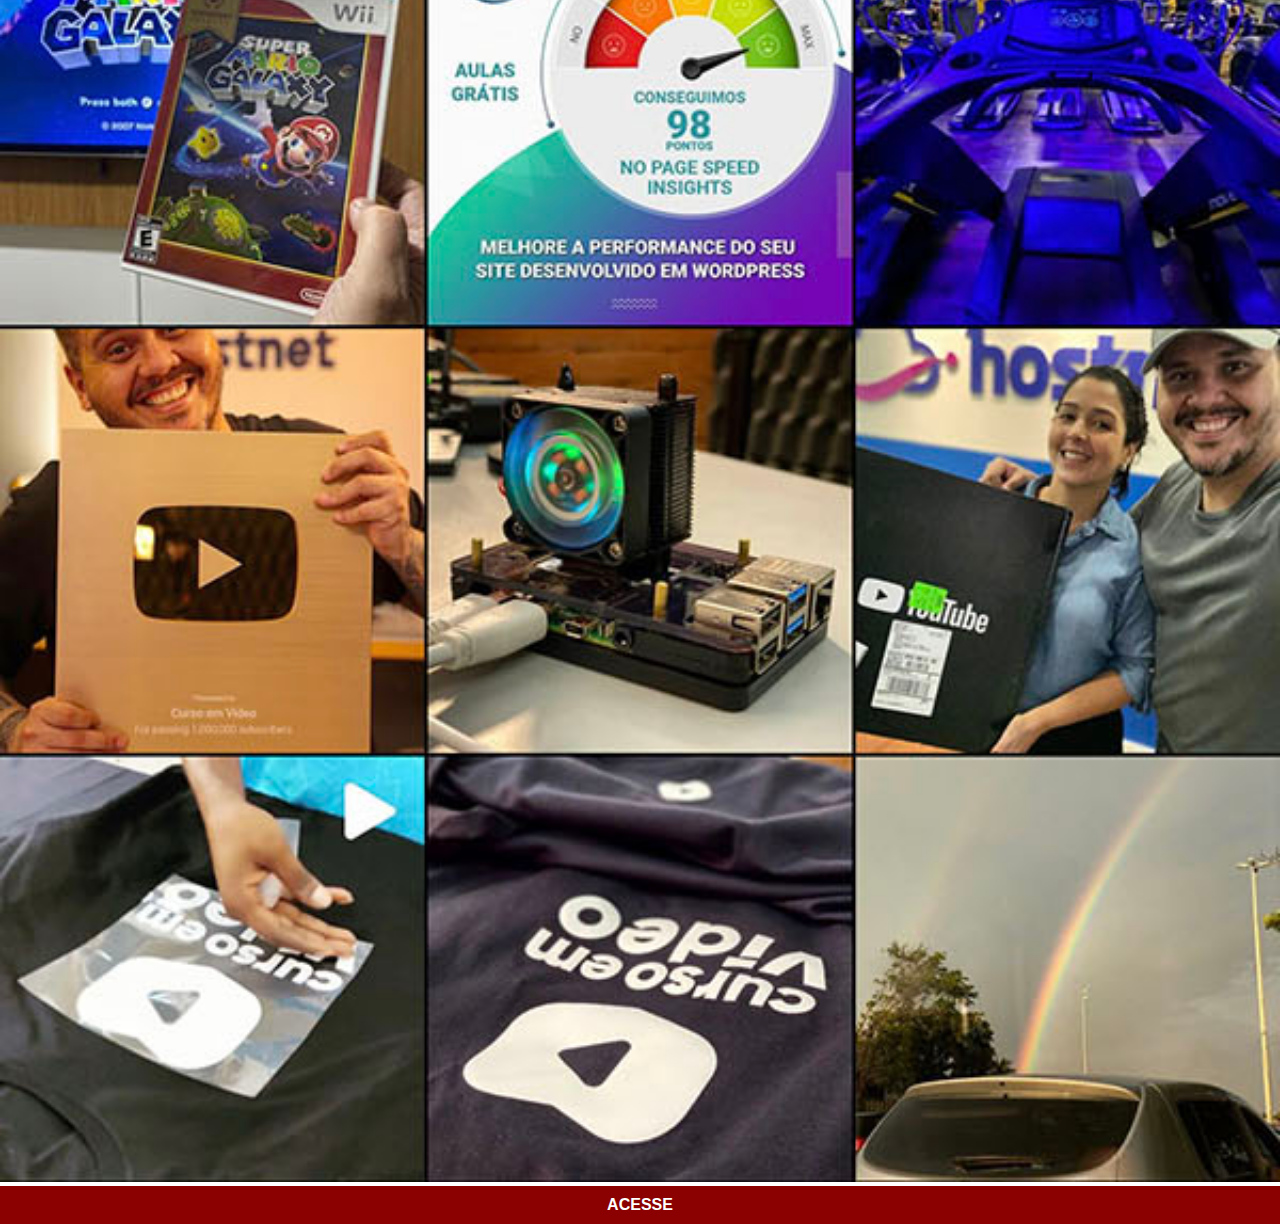
<file: projeto004-social/páginas-extras/instagram.html>
<!DOCTYPE html>
<html lang="pt-br">
<head>
    <meta charset="UTF-8">
    <meta name="viewport" content="width=device-width, initial-scale=1.0">
    <title>Instagram</title>
    <link rel="stylesheet" href="social.css">
</head>
<body>
    
    <img src="../imagens/tela-instagram.jpg" alt="instagram">
    <a href="#">ACESSE</a>

</body>
</html>
</file>
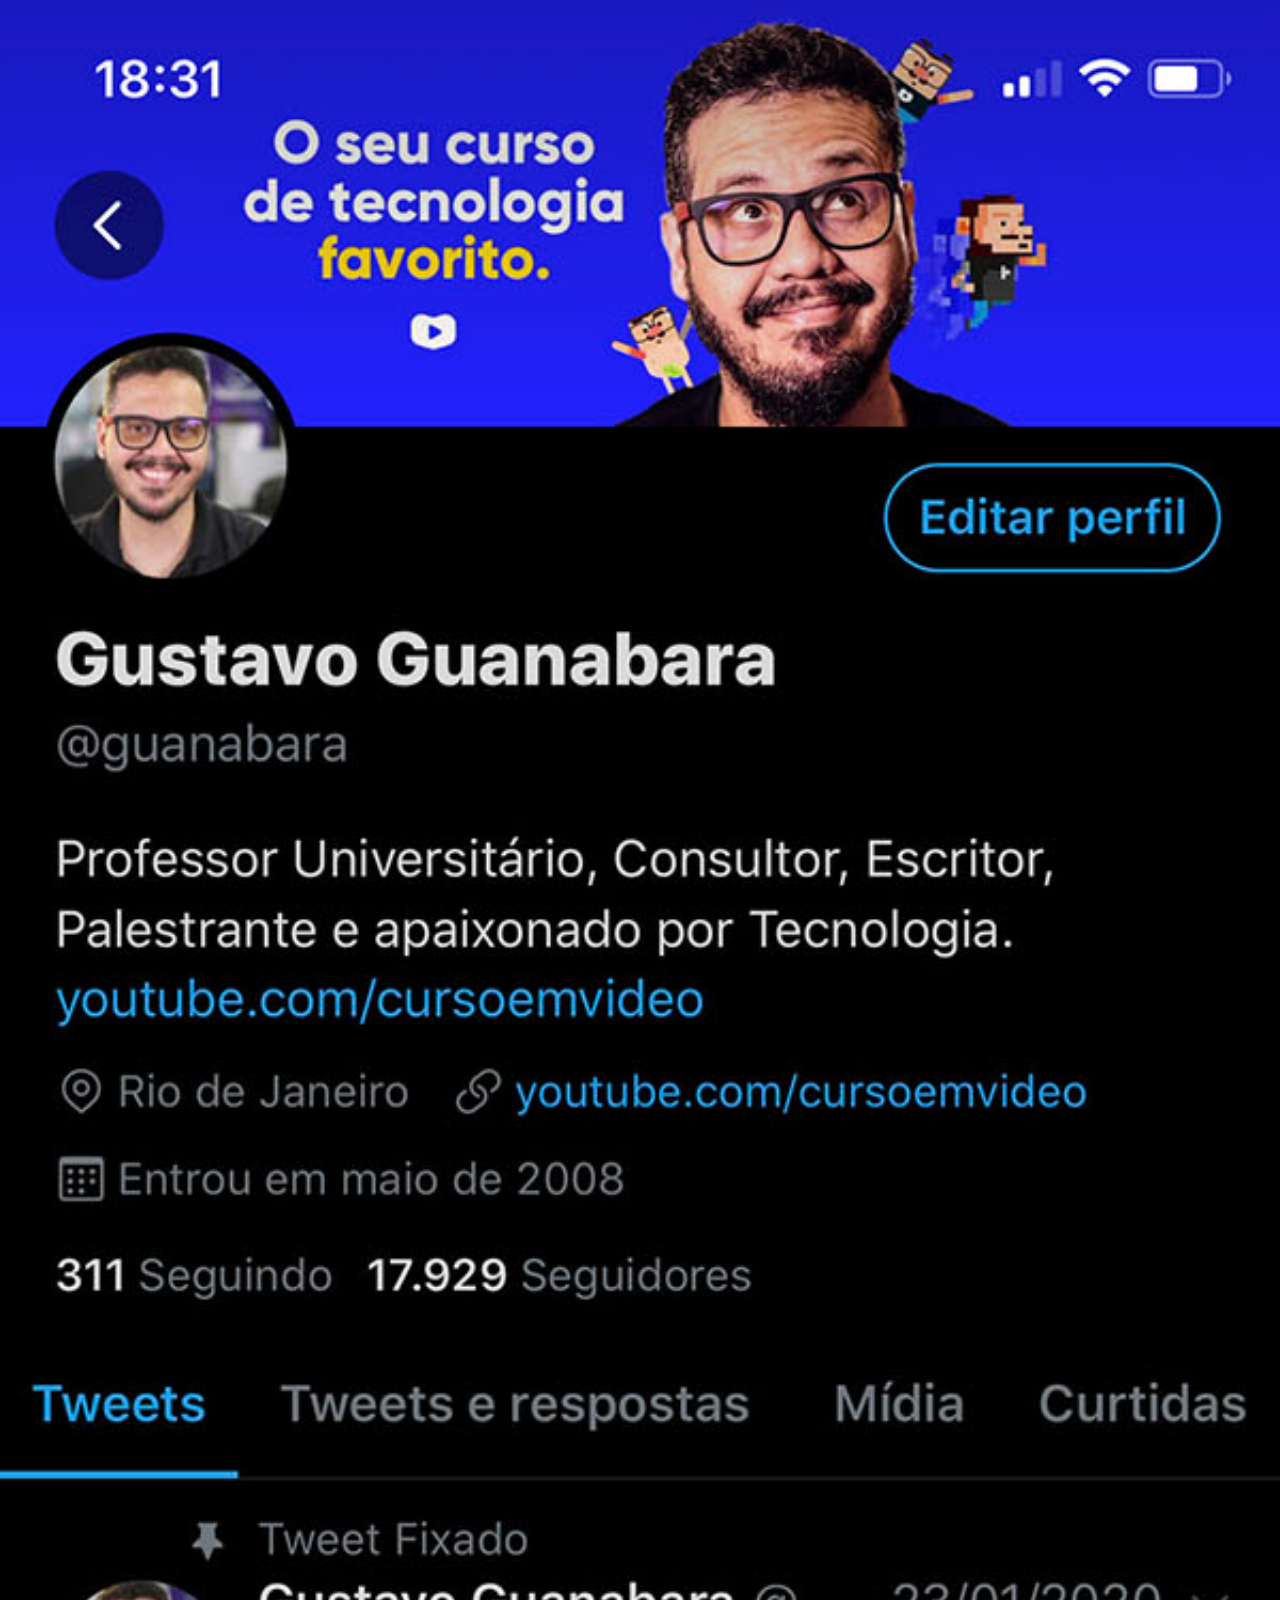
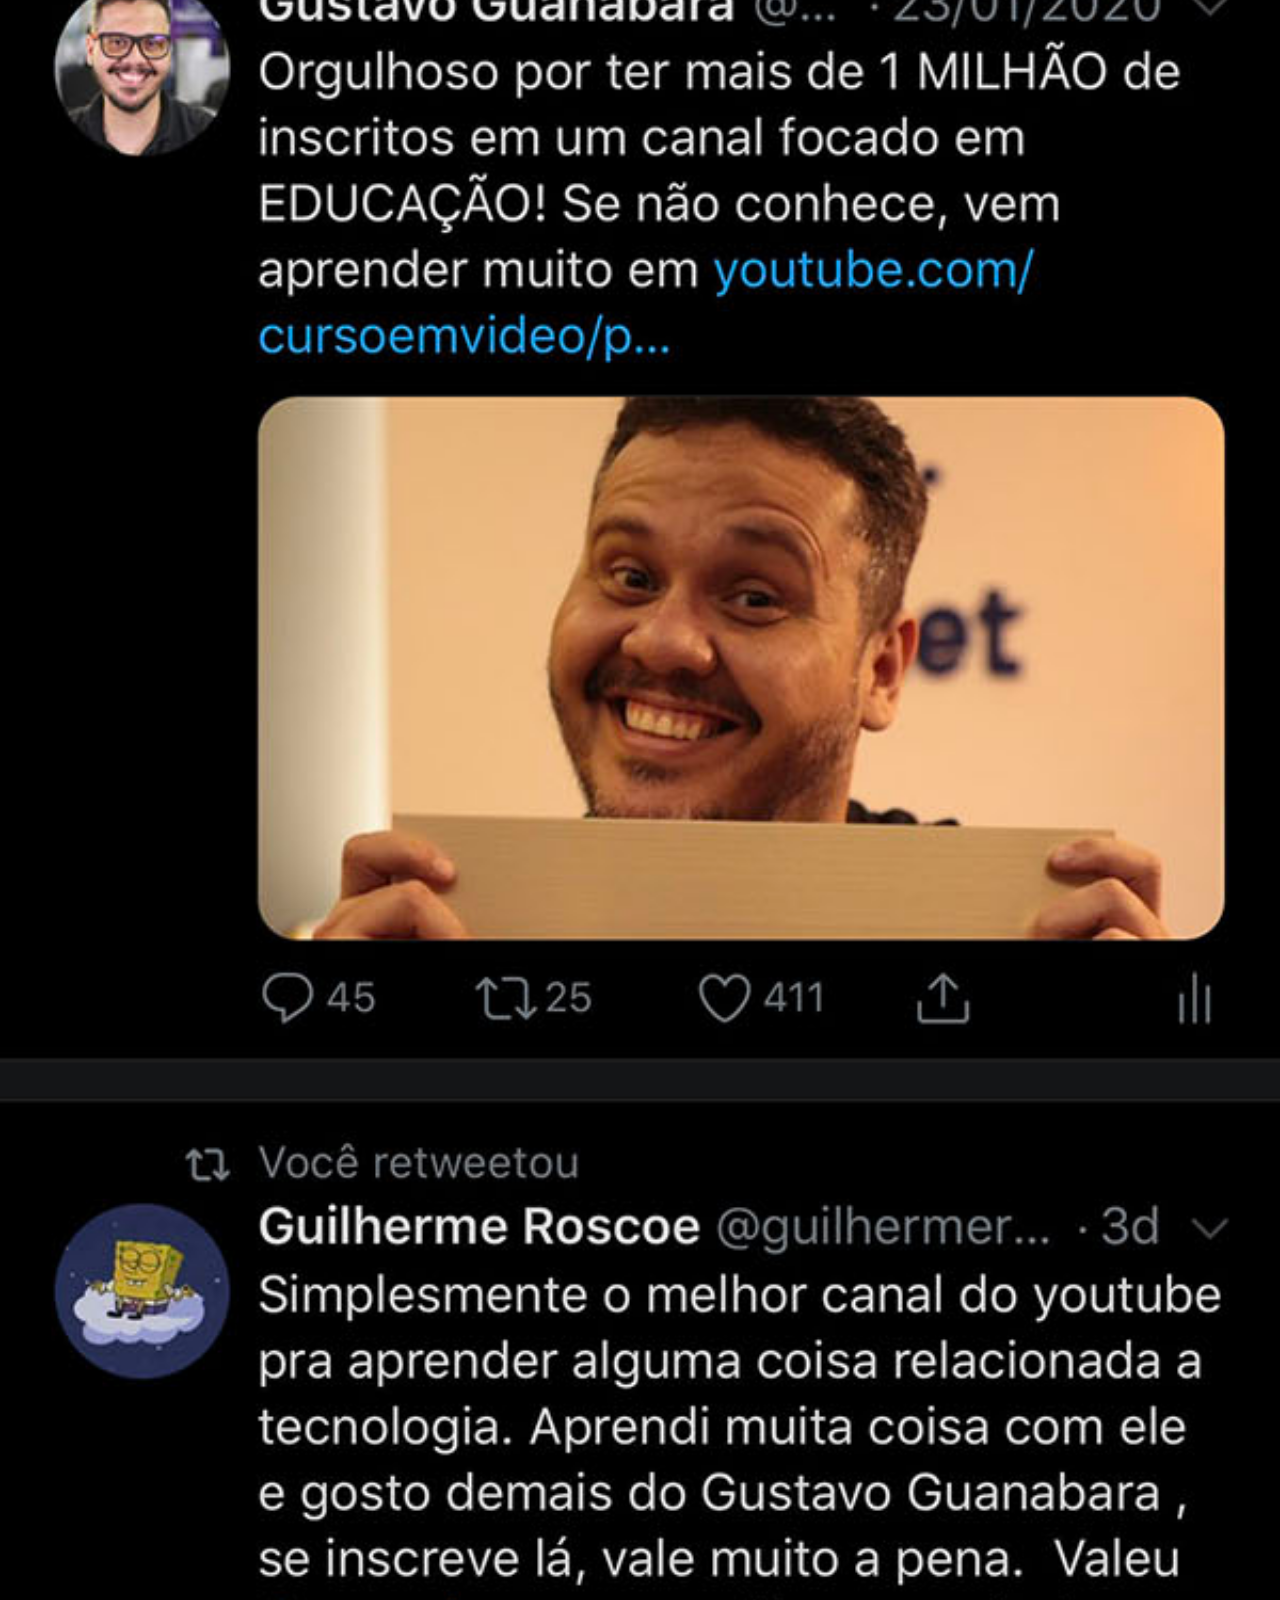
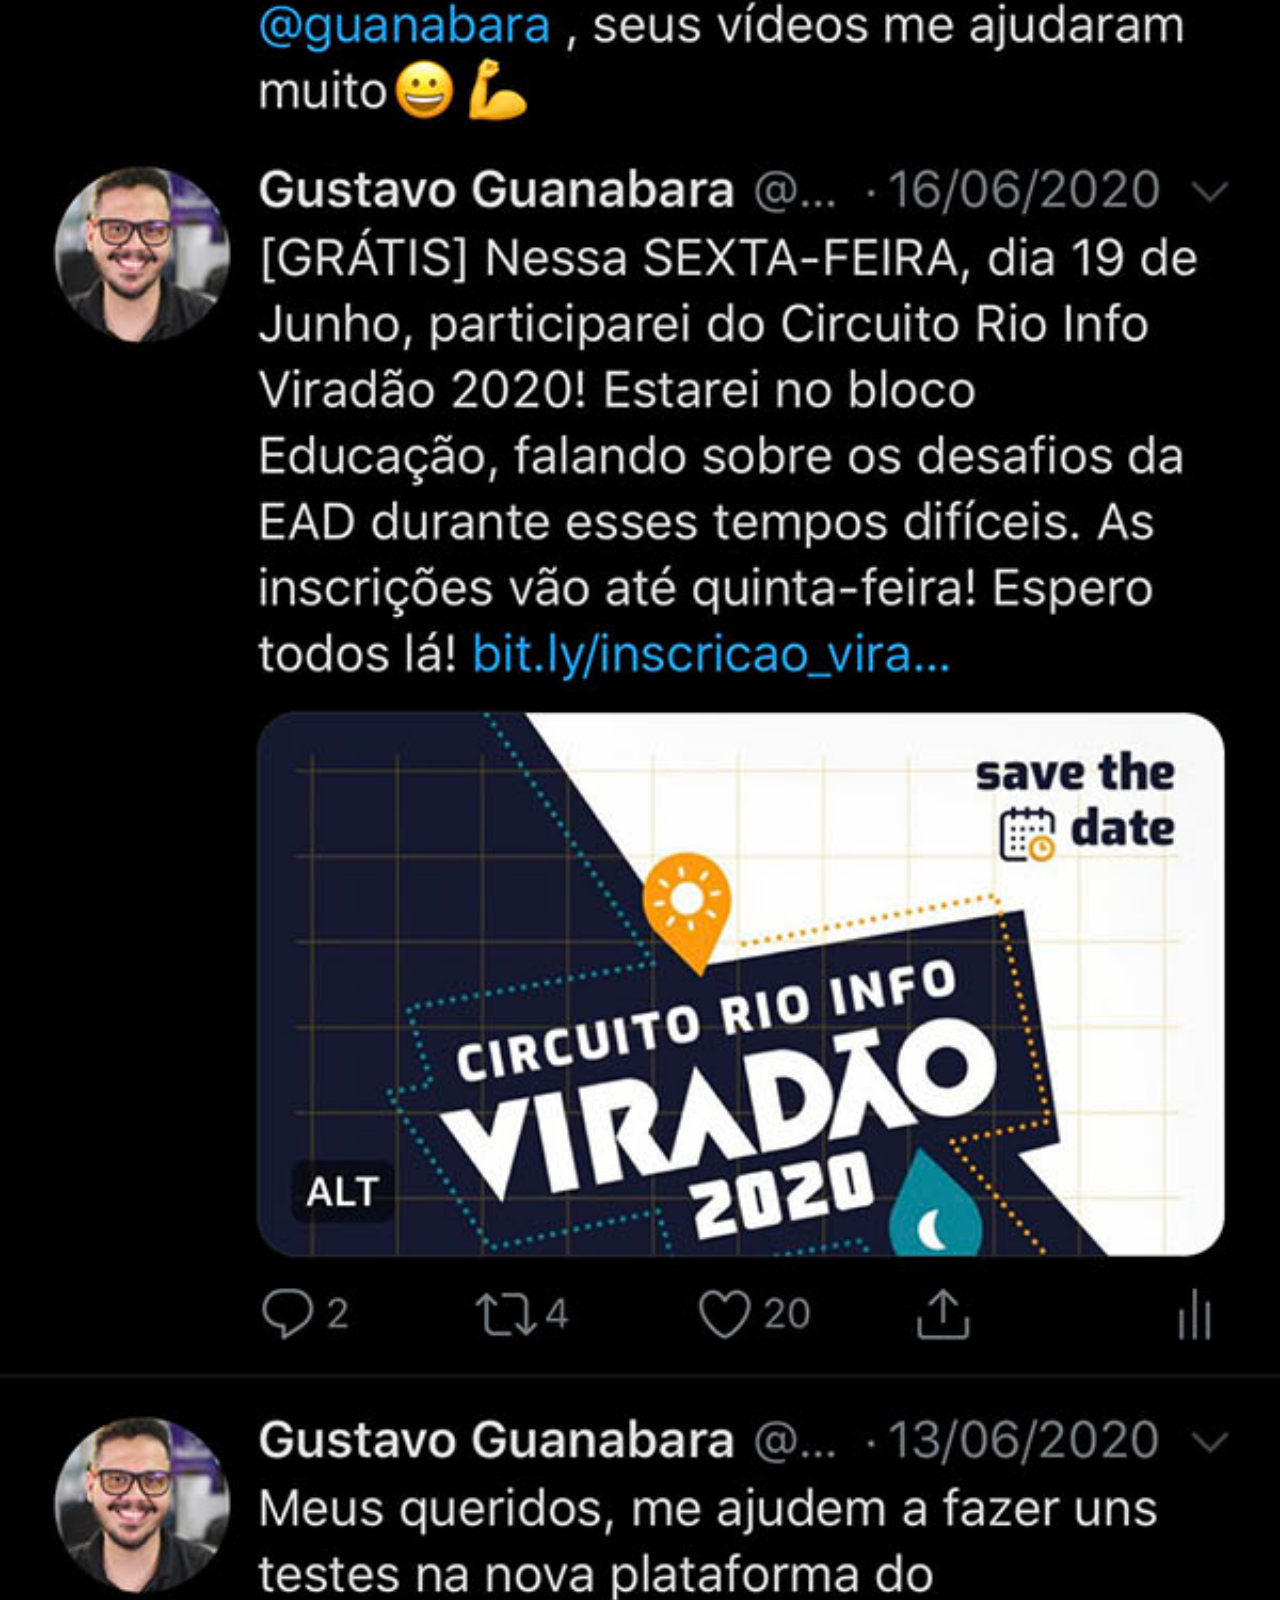
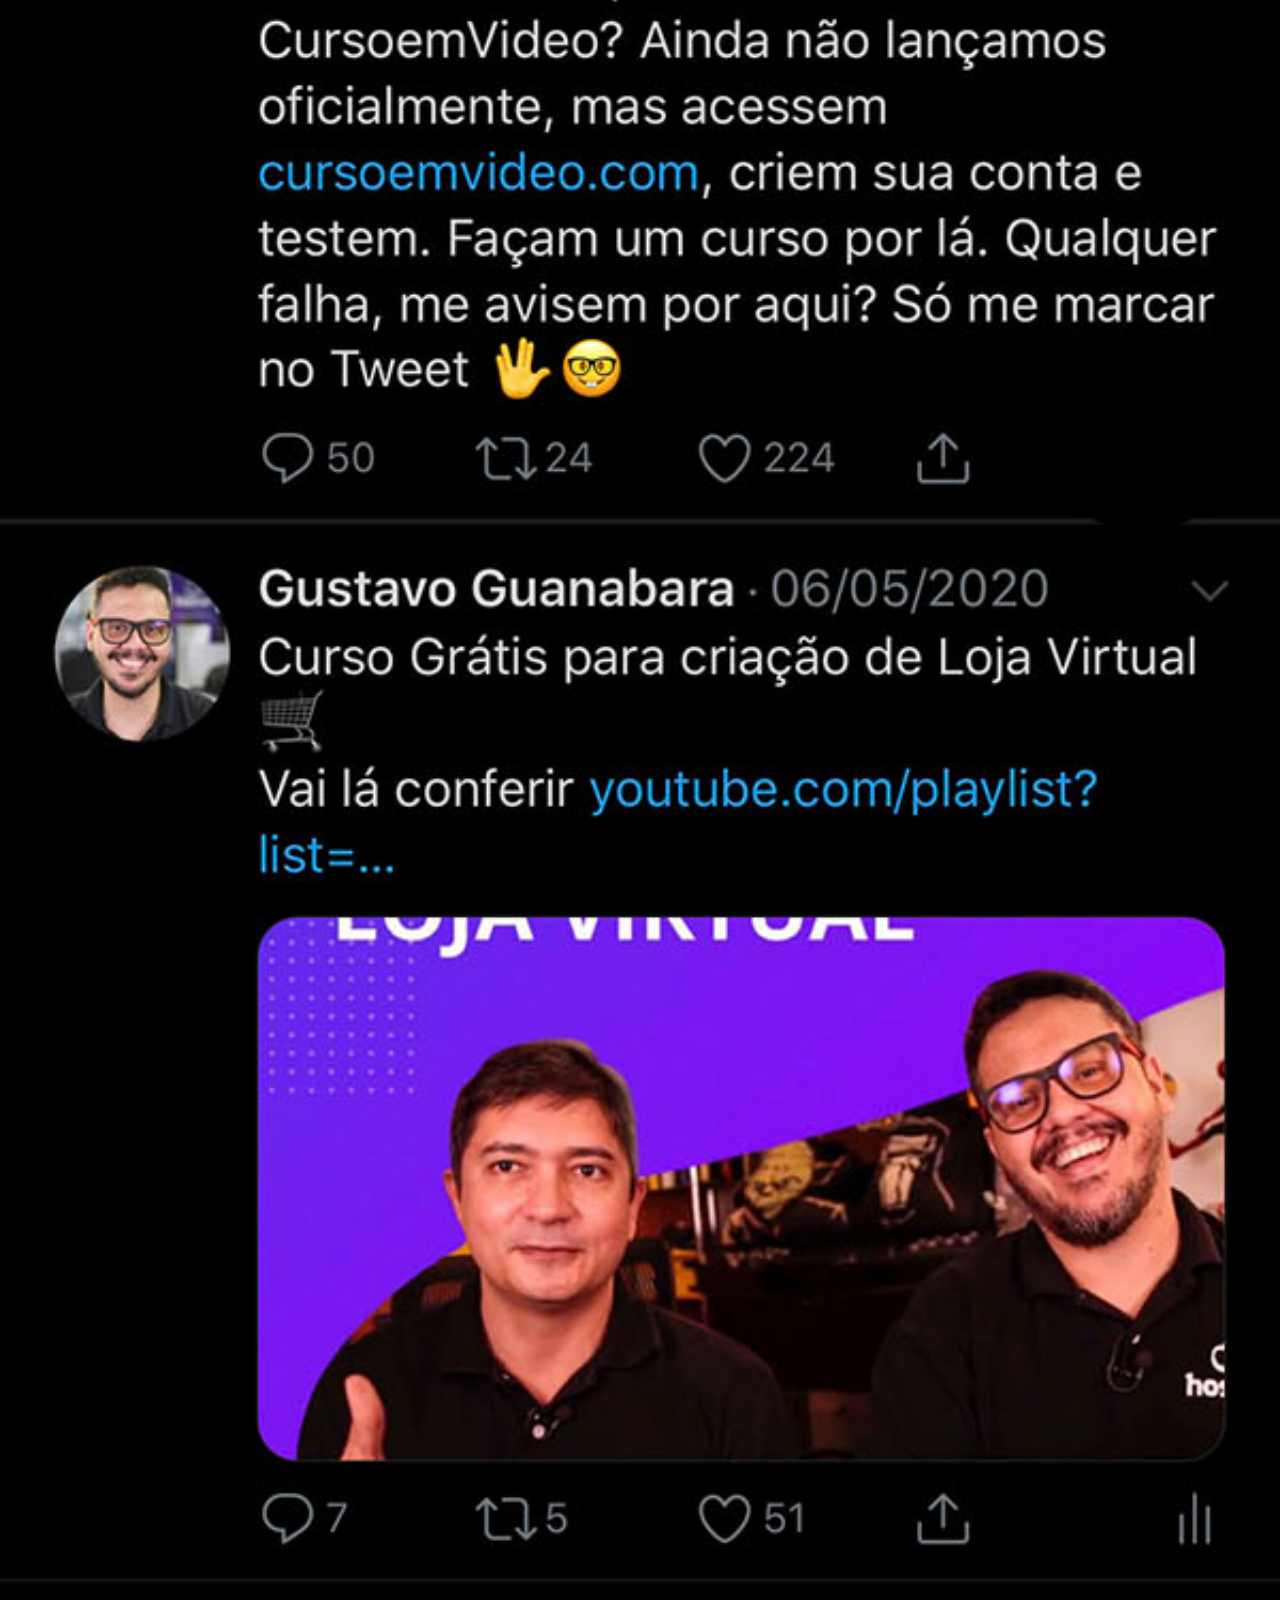
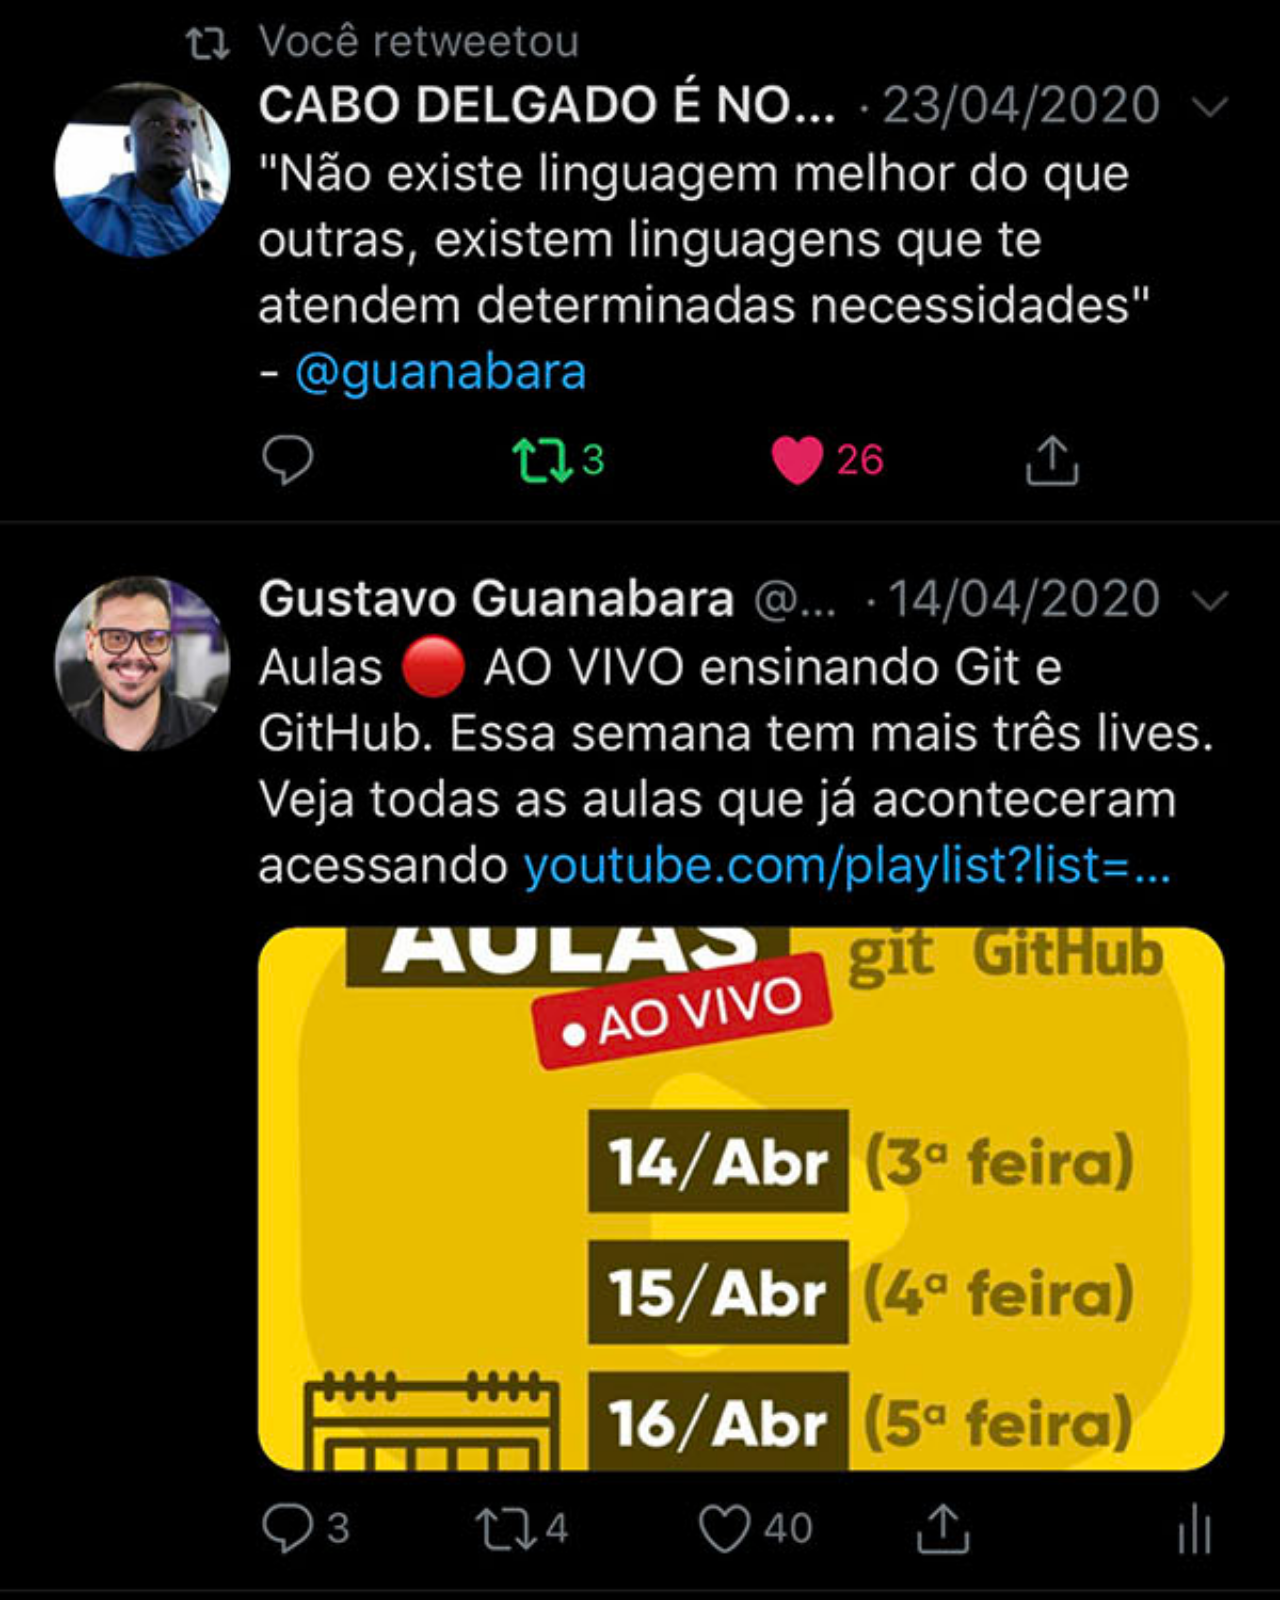
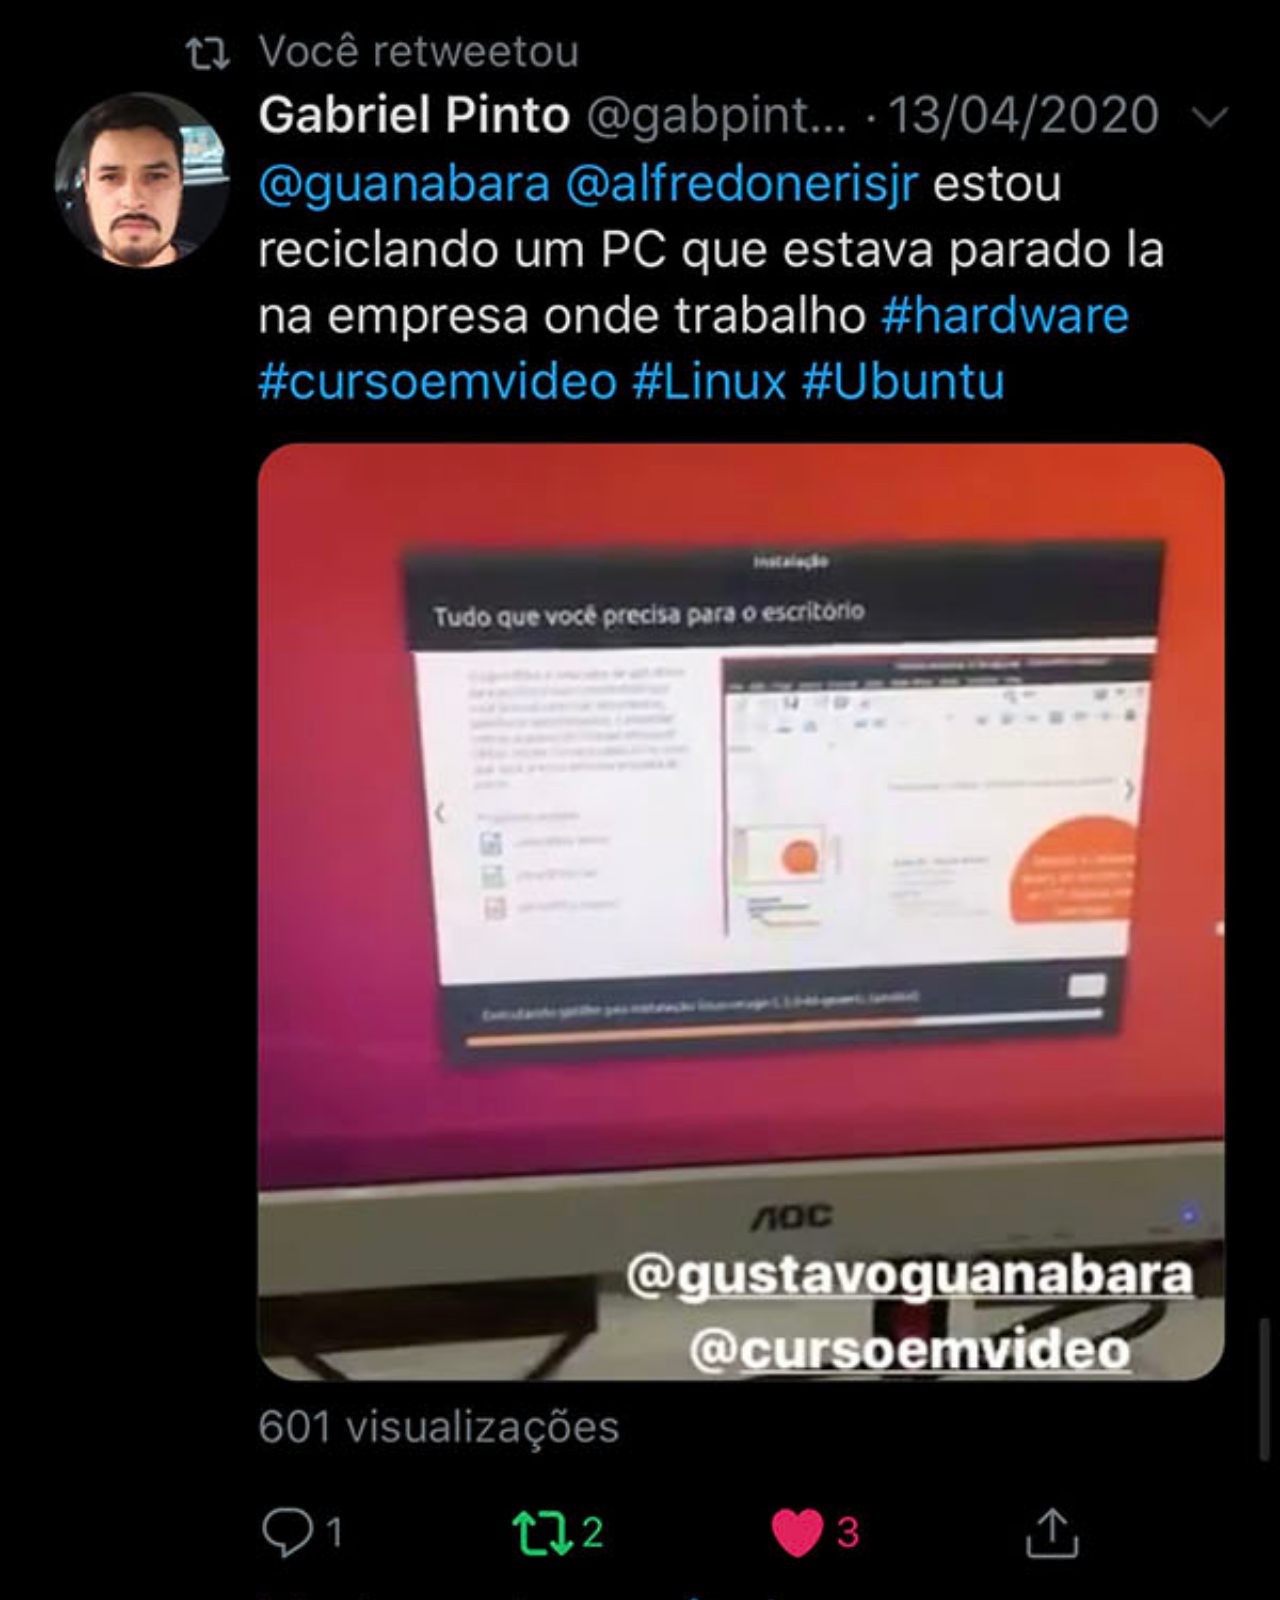
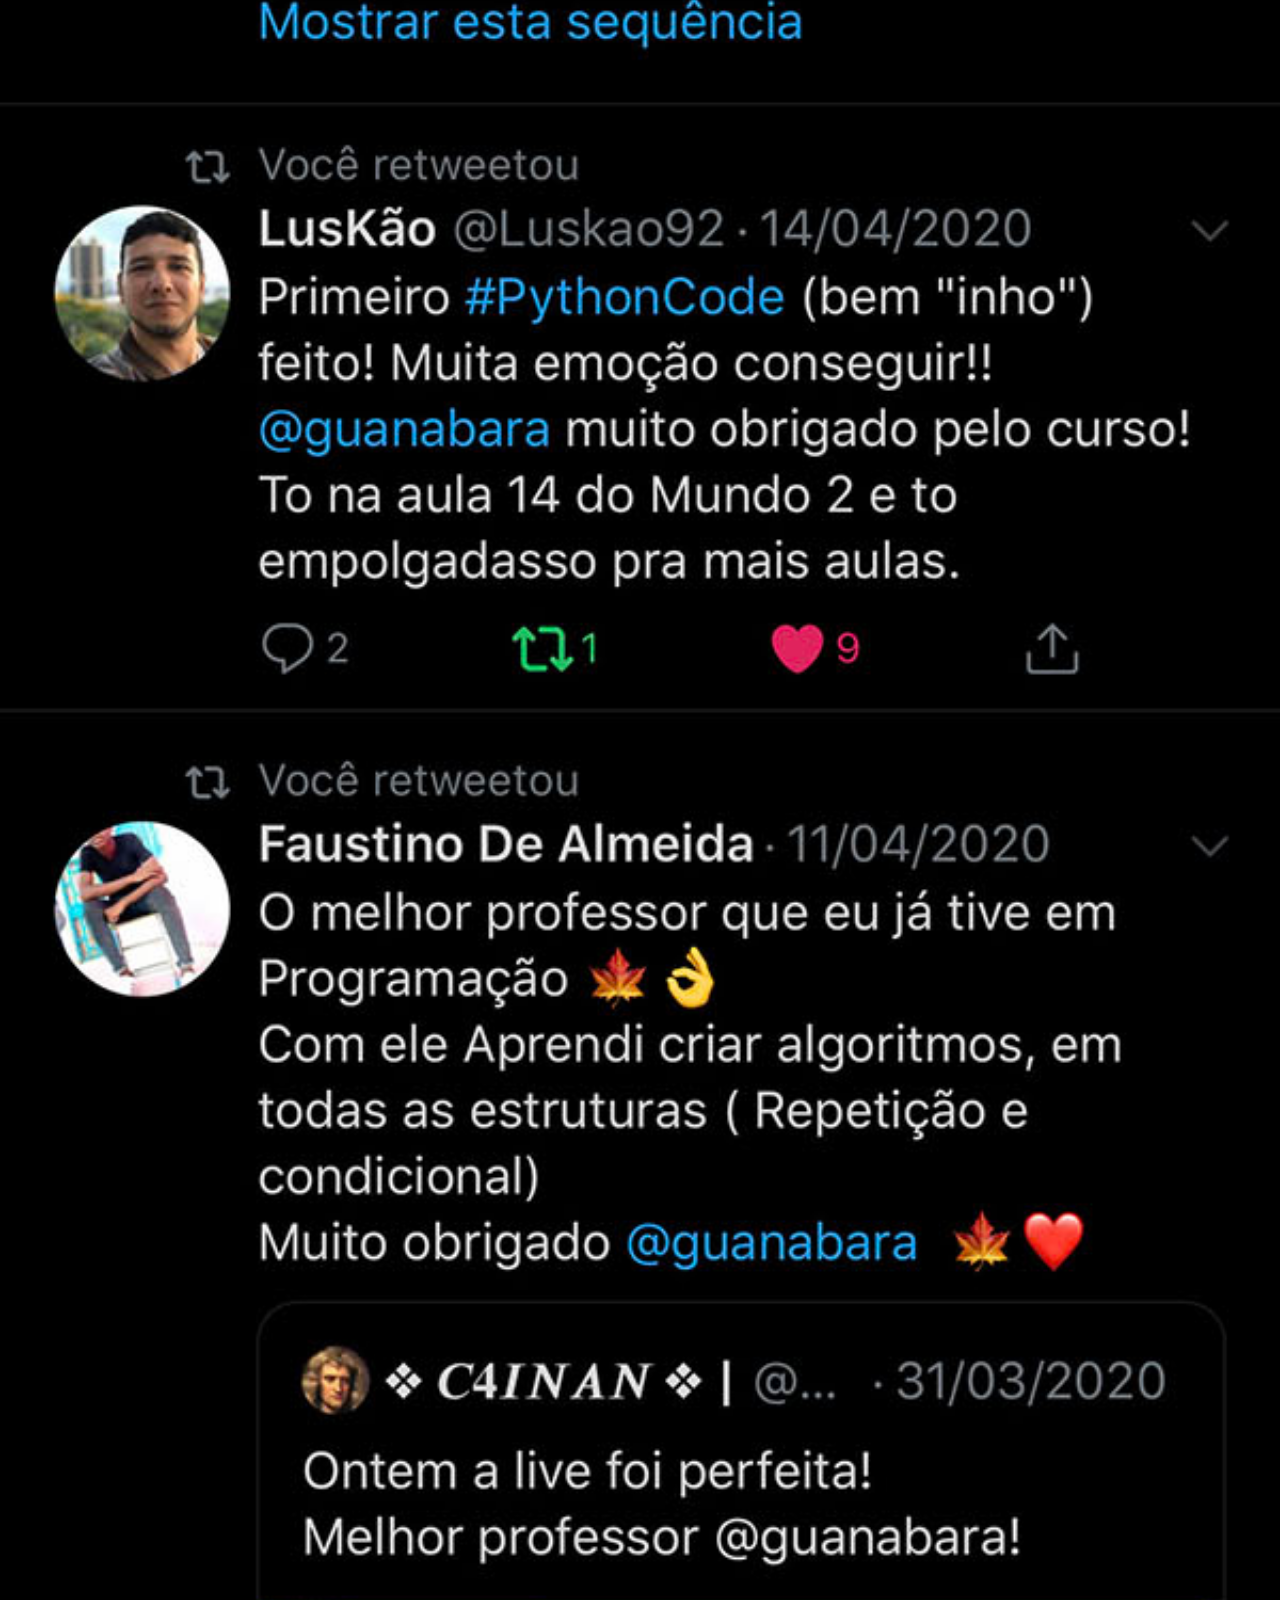
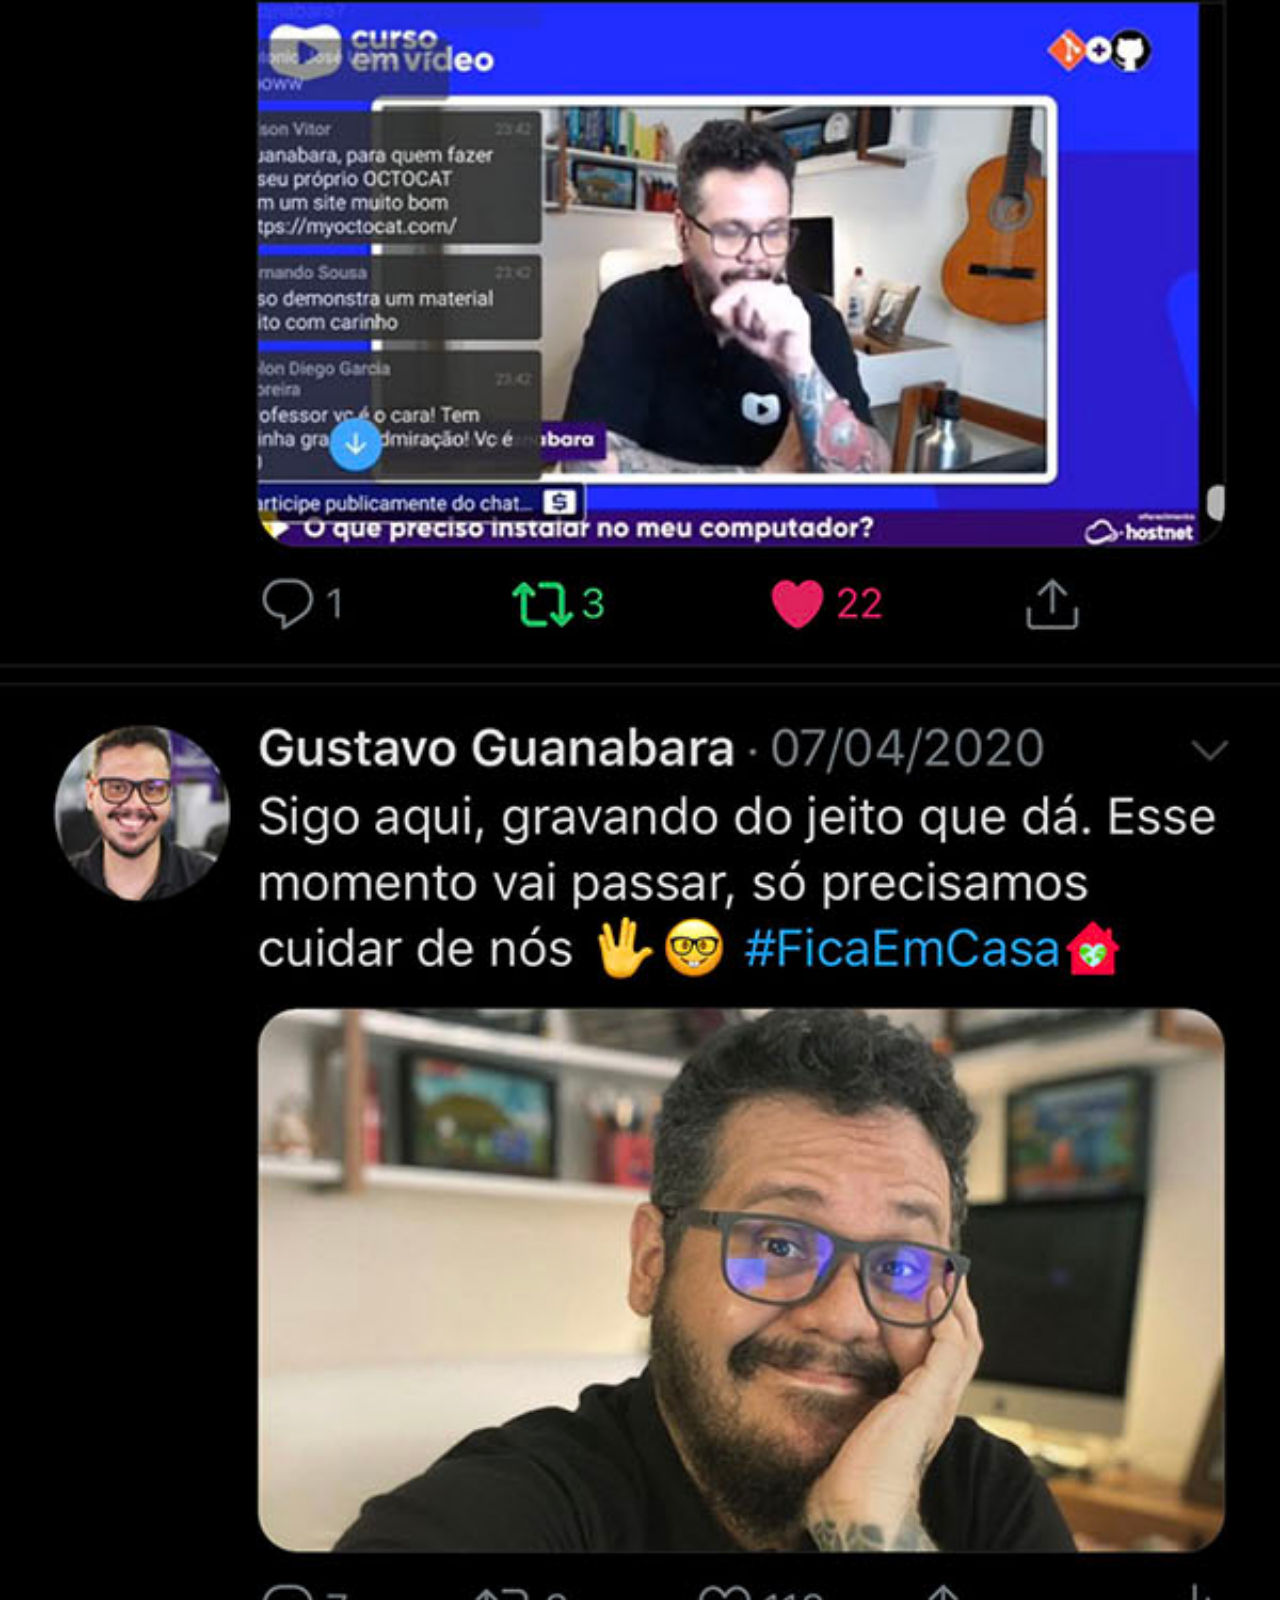
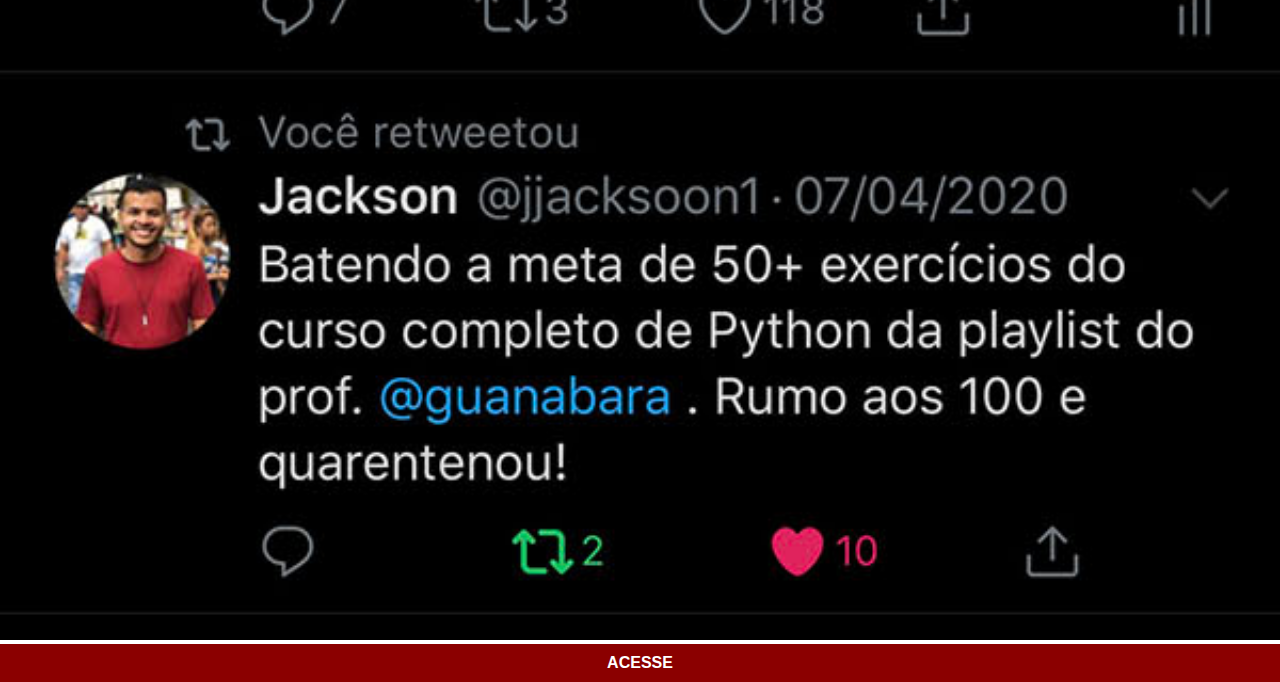
<file: projeto004-social/páginas-extras/twitter.html>
<!DOCTYPE html>
<html lang="pt-br">
<head>
    <meta charset="UTF-8">
    <meta name="viewport" content="width=device-width, initial-scale=1.0">
    <title>Twitter</title>
    <link rel="stylesheet" href="social.css">
</head>
<body>

    <img src="../imagens/tela-twitter.jpg" alt="Twitter]">
    <a href="#">ACESSE</a>
    
</body>
</html>
</file>
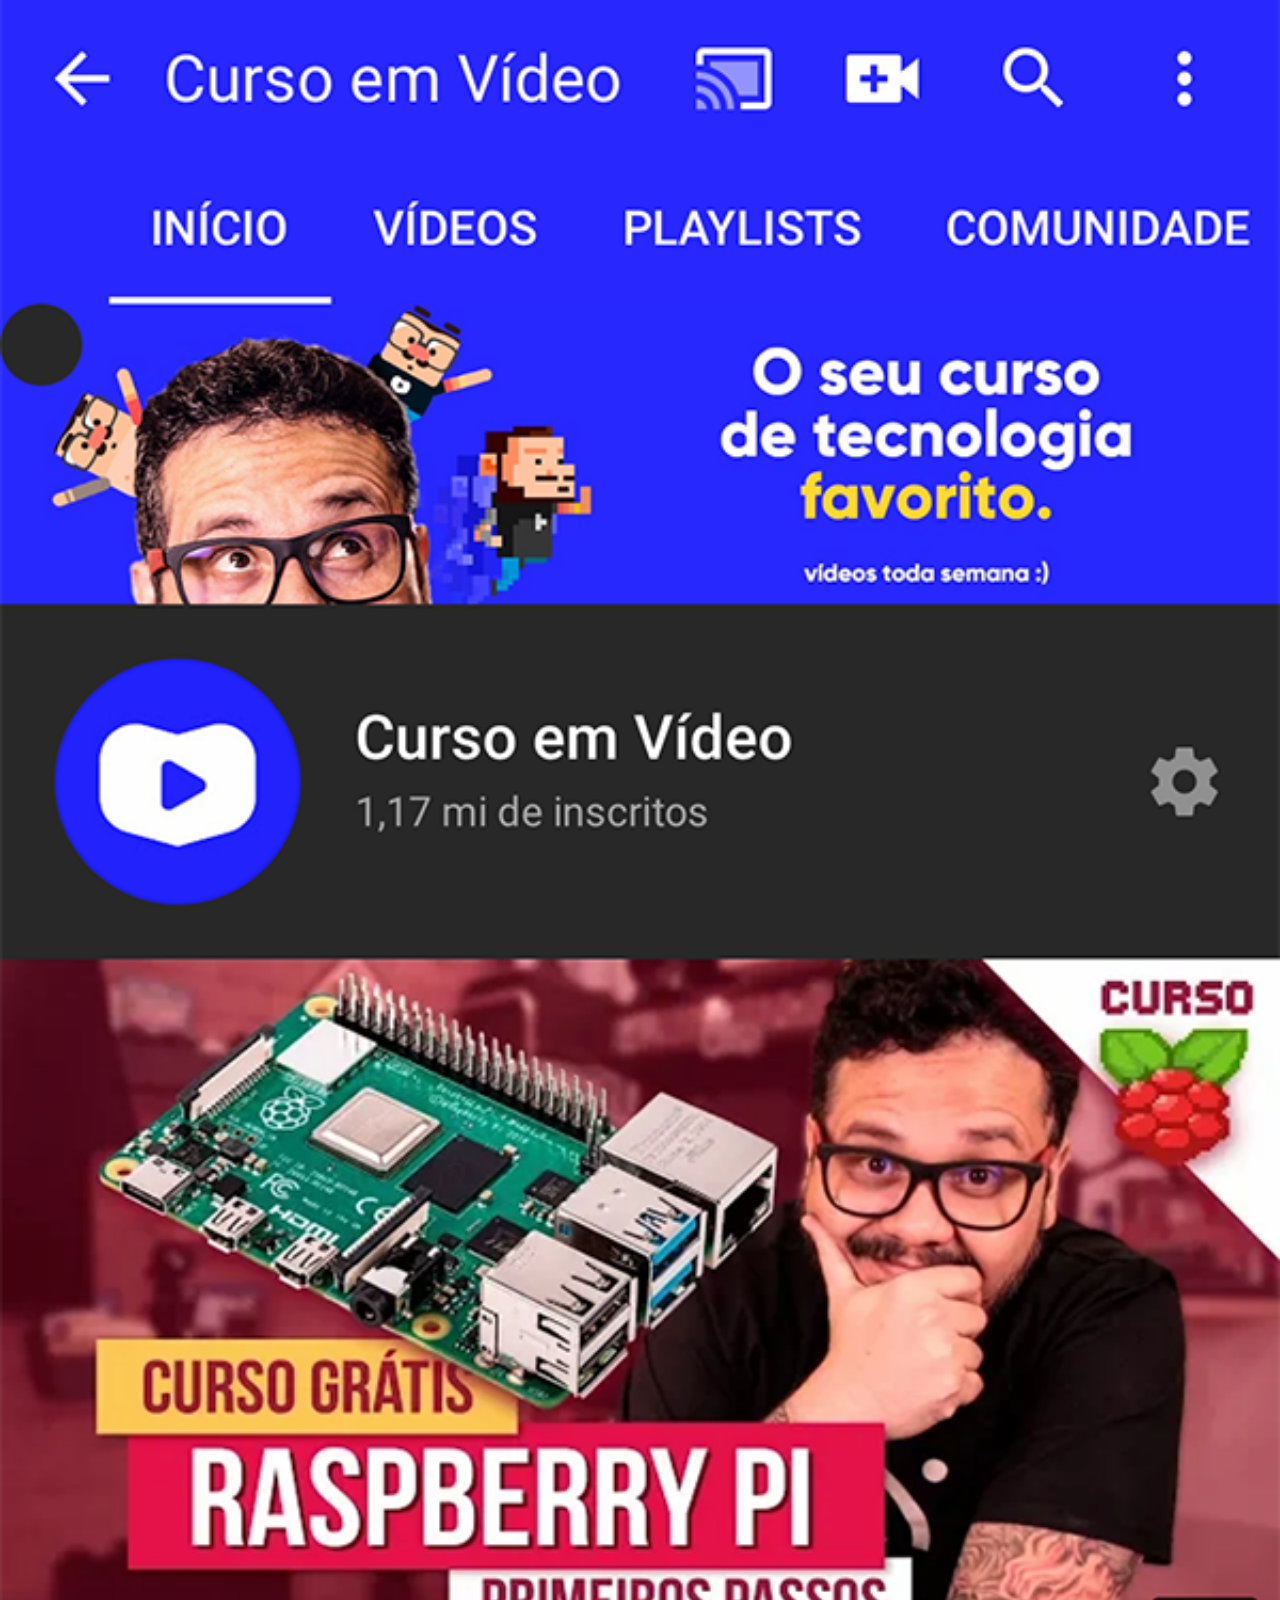
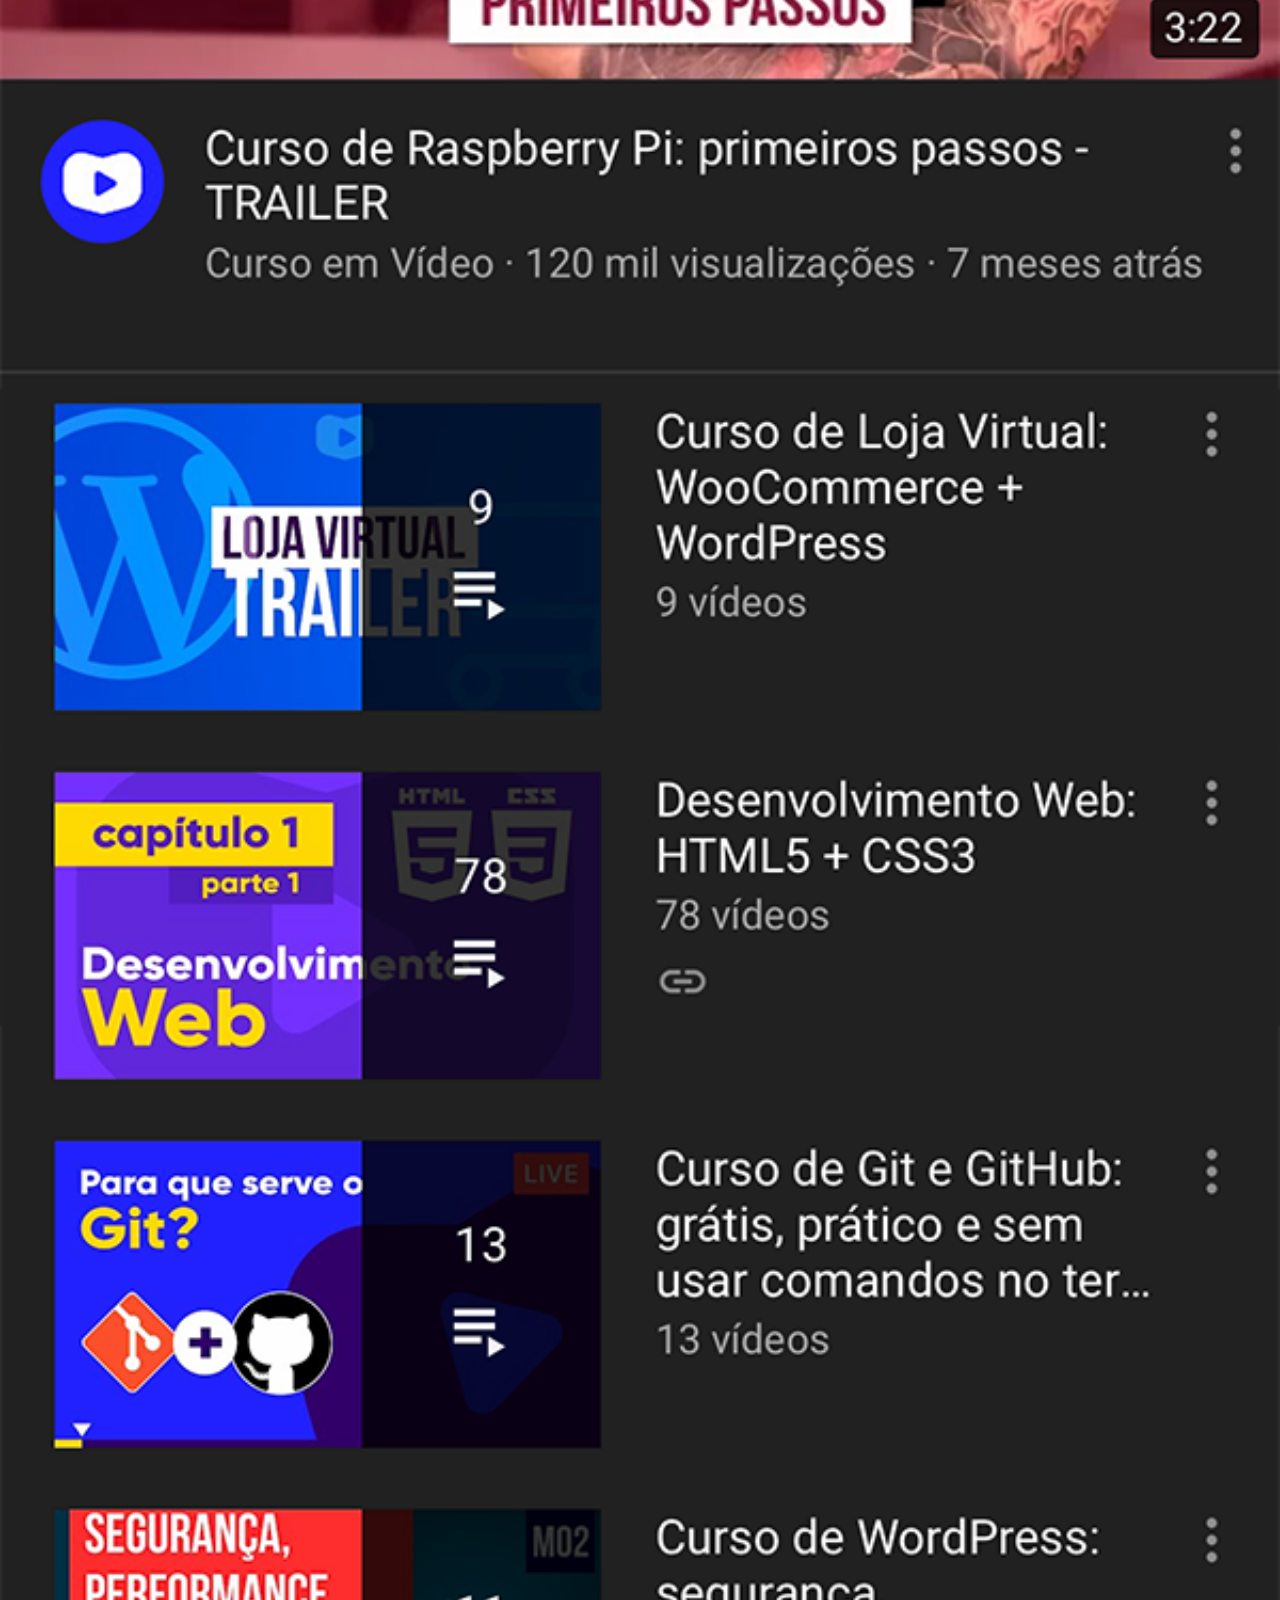
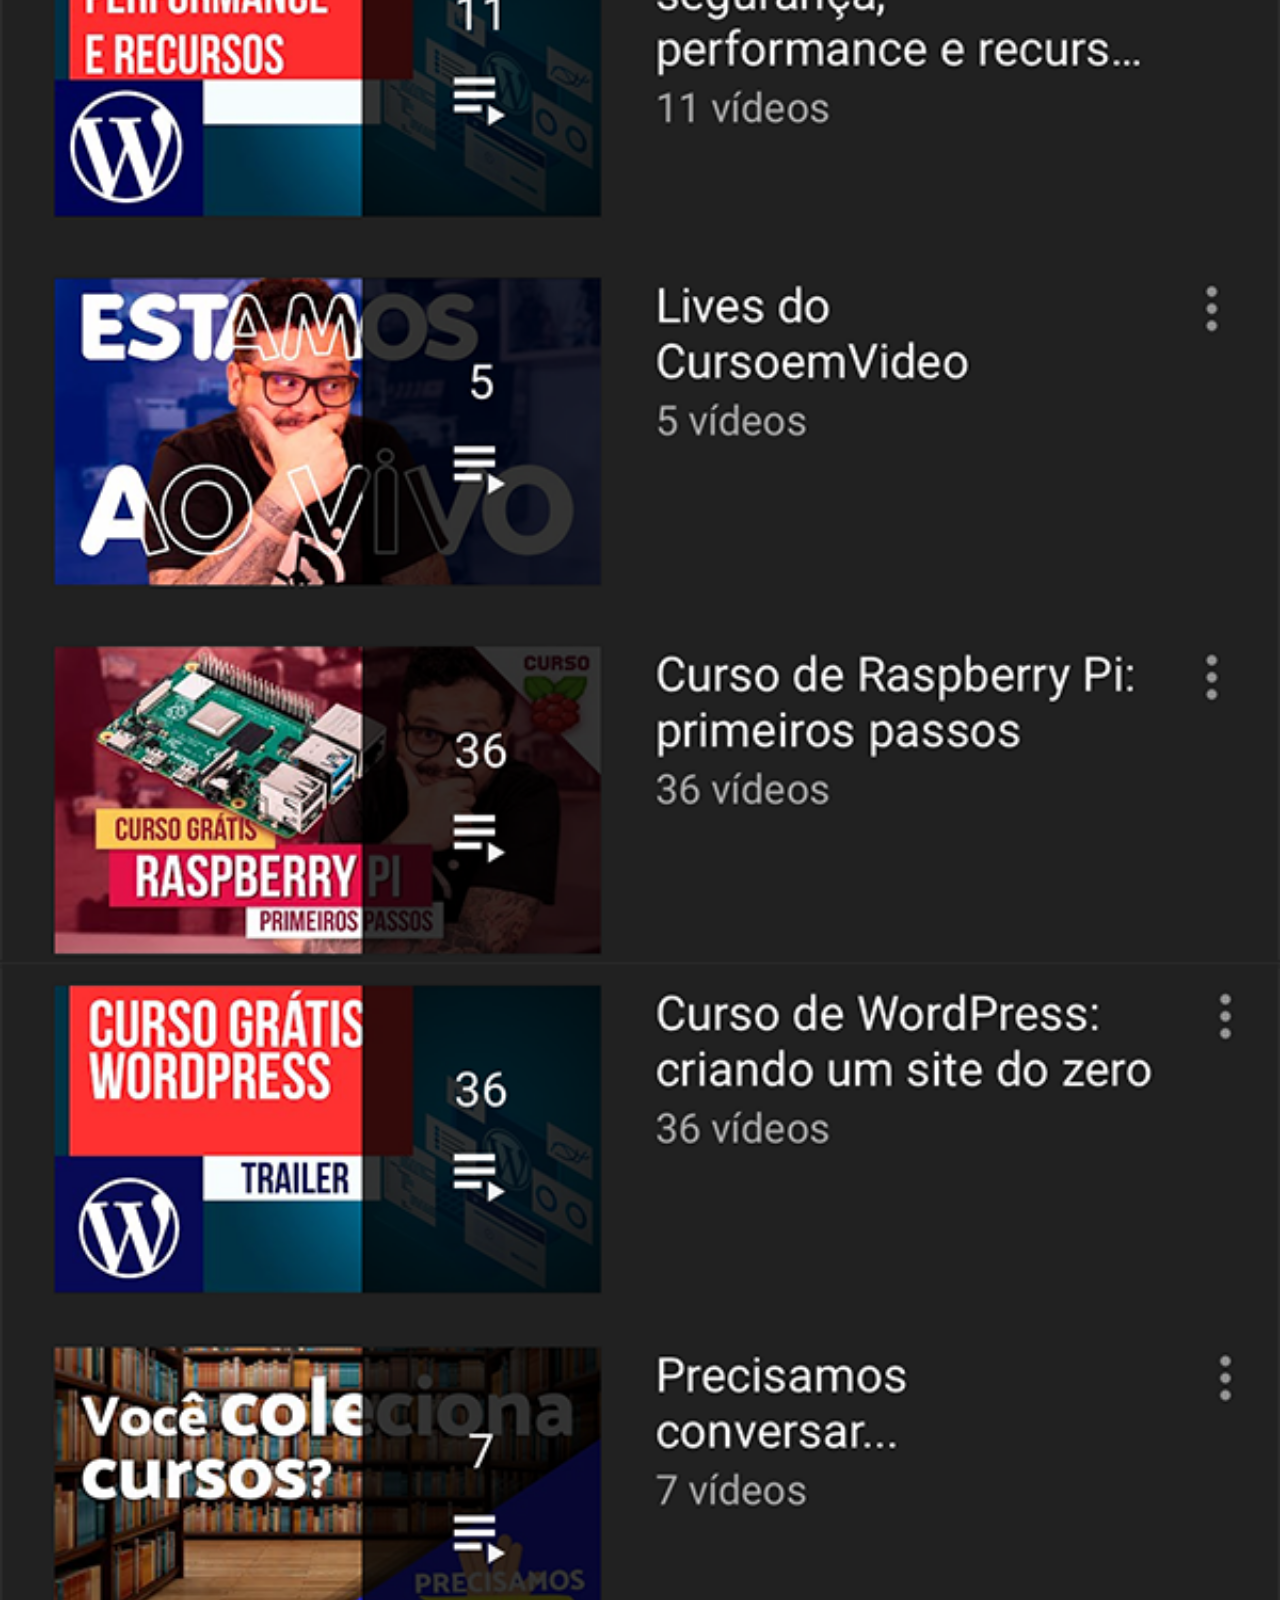
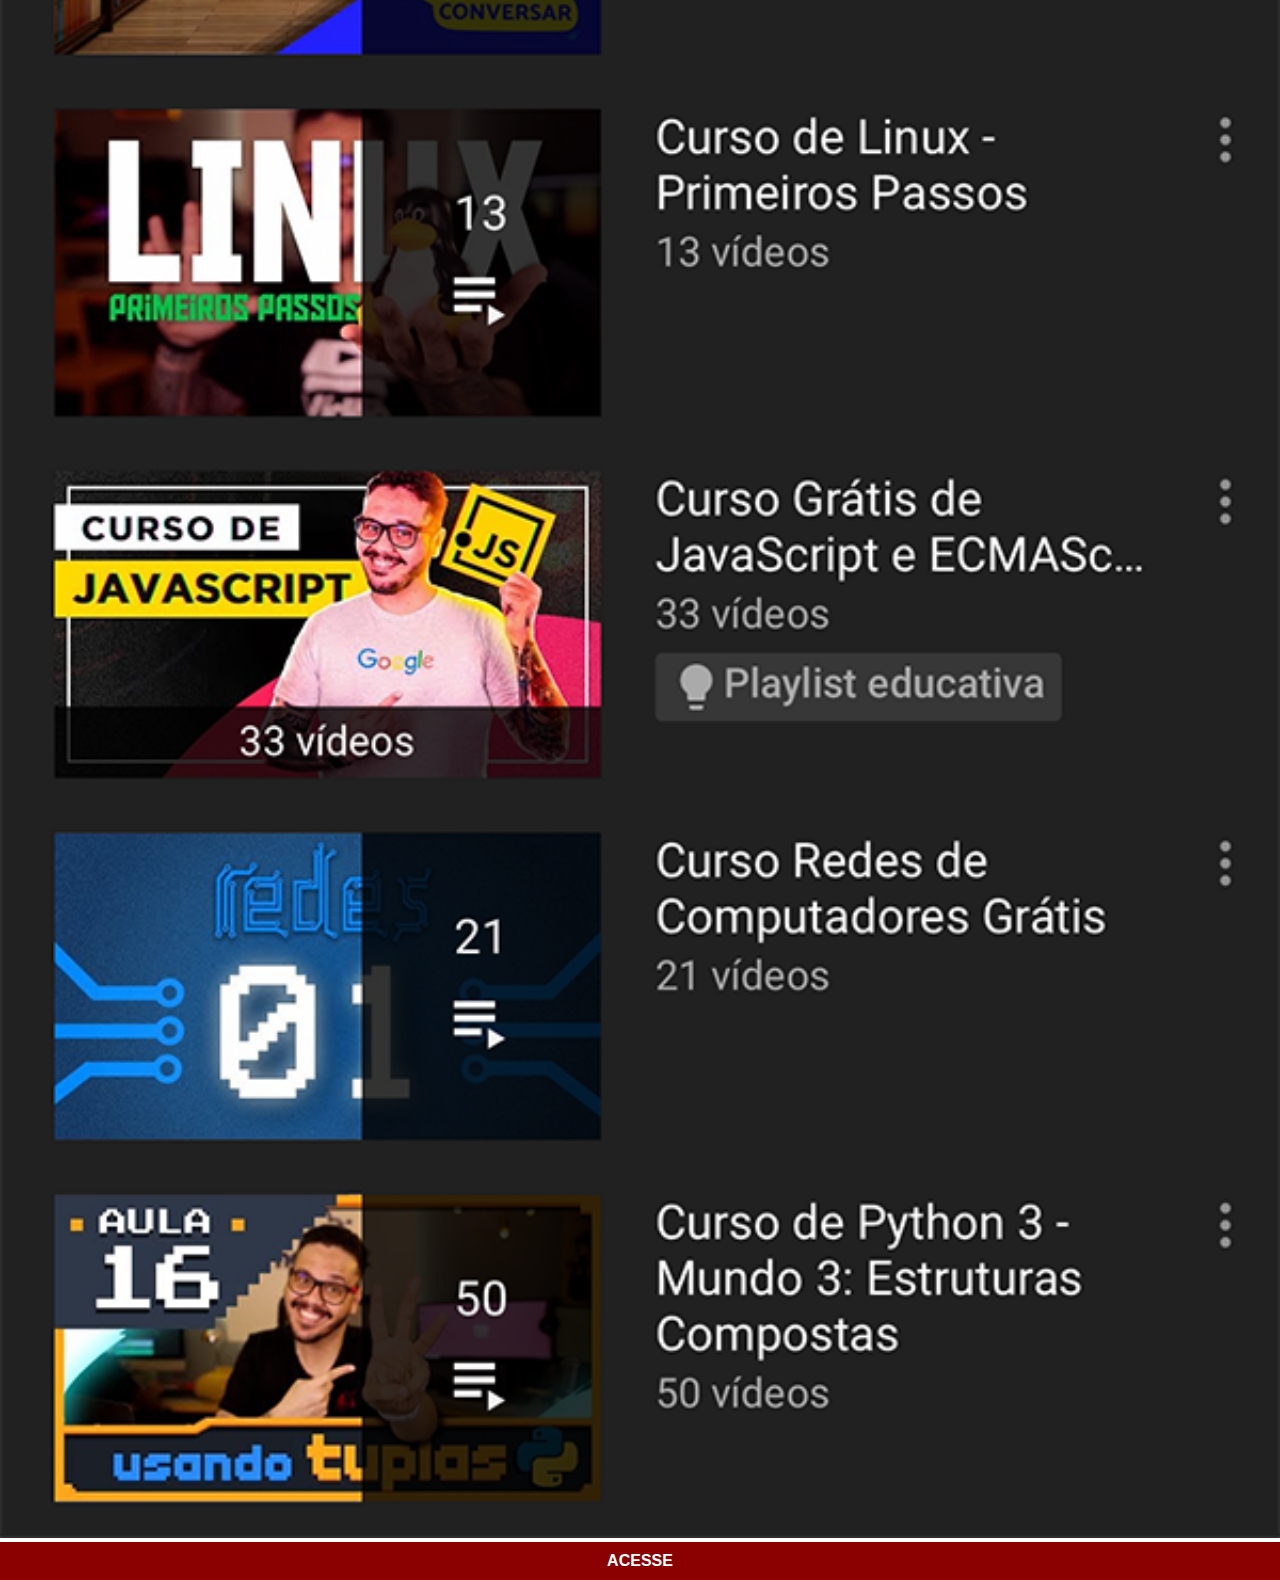
<file: projeto004-social/páginas-extras/youtube.html>
<!DOCTYPE html>
<html lang="pt-br">
<head>
    <meta charset="UTF-8">
    <meta name="viewport" content="width=device-width, initial-scale=1.0">
    <title>Youtube</title>
    <link rel="stylesheet" href="social.css">
</head>
<body>

    <img src="../imagens/tela-youtube.png" alt="Youtube">
    <a href="#">ACESSE</a>
    
</body>
</html>
</file>
<file: projeto001-linux/style.css>
@charset "UTF-8";

@import url('https://fonts.googleapis.com/css2?family=Roboto:ital,wght@0,100;0,300;0,400;0,500;0,700;0,900;1,100;1,300;1,400;1,500;1,700;1,900&display=swap'); /*Fonte-Roboto*/

@import url('https://fonts.googleapis.com/css2?family=Bebas+Neue&display=swap'); /*Fonte-destaque*/

:root {
    --cor01: #580E27;
    --cor02: #360F2A;
    --cor03: #241029;
    --cor04: #170E1F;
    --cor05: #100E1B;

    --font-padrao: Roboto, sans-serif, helvetica, arial;
    --fonte-destaque: Bebas Neue, cursive;
}

*{
    margin: 0px;
    padding: 0px;
}

body {
    background-image:linear-gradient(45deg, #580E27, #360F2A); 
    font-family: var(--font-padrao);
}

header{
    background-image: linear-gradient(to top, var(--cor02), var(--cor01));
    min-height: 150px;
    text-align: center;
    padding-top: 50px;
}

header > h1{
    font-family: var(--fonte-destaque);
    font-size: 3em;
    color: white;
    margin-bottom: 20px;
    text-shadow: 2px 2px 0px #00000077;
}

header p {
    color: white;
    font-family: var(--font-padrao);
    font-size: 1.2em;
    margin-bottom: 20px;
    padding-right: 10px;
    padding-left: 10px;
    text-shadow: 2px 2px 0px #00000077;
}

nav{
    background-color: var(--cor03);
    padding: 10px;
    box-shadow: 0px 7px 7px #100e1b96;
}

nav a{
    color: #ac043c;
    padding: 10px;
    border-radius: 5px;
    text-decoration: none;
    font: bold;
}

nav > a:hover {
    background-color: var(--cor01);
    color: white;
    transition-duration: 0.5s;
}

main h1, h2, h3{
    font-family: var(--fonte-destaque);
    padding-top: 20px;
    color: var(--cor01);
    text-shadow: 1px 1px 3px #00000067;
    font-size: 1.5em;
}

main{
    text-align: justify;
    background-color: white;
    margin: auto;
    margin-top: 2px;
    margin-bottom: 20px;
    padding: 20px;
    min-width: 300px;
    max-width: 820px;
    box-shadow: 0px 0px 10px #0000008c;
    border-bottom-left-radius: 10px;
    border-bottom-right-radius: 10px;
    
}

main img {
    display: block;
    margin: auto;
    max-width: 100%;
    margin-top: 20px;
    margin-bottom: 20px;
}

main p {
    margin: 20px 0px;
    text-indent: 5px;
    line-height: 1.5em;
}

main a {
    background-color: var(--cor02);
    color: white;
    font-weight: bold;
    text-decoration: none;
    padding: 2px 6px;
    border-radius: 5px;
}

main a:hover {
    background-color: var(--cor01);
    color: red;
    text-decoration: underline;
    transition-duration: 0.5s;
}

main li {
    margin: 10px;
    line-height: 1.5em;
}

aside {
    background-color: var(--cor02);
    color: white;
    padding: 10px;
    border-radius: 12px;
    margin: auto;
    margin: 5px;
    box-shadow: 0px 0px 7px #00000091;
}

aside > ul > li > a {
    background-color: var(--cor01);
}

aside > h2, h3 {
    color: white;
}

aside > ul {
    list-style-position: inside;
    columns: 2;
}

footer{
    background-color: var(--cor05);
    color: white;
    text-align: center;
    font-weight: bold;
    padding: 5px;
}
</file>
<file: projeto001-site-linux/style.css>
@charset "UTF-8";

@import url('https://fonts.googleapis.com/css2?family=Roboto:ital,wght@0,100;0,300;0,400;0,500;0,700;0,900;1,100;1,300;1,400;1,500;1,700;1,900&display=swap'); /*Fonte-Roboto*/

@import url('https://fonts.googleapis.com/css2?family=Bebas+Neue&display=swap'); /*Fonte-destaque*/

:root {
    --cor01: #580E27;
    --cor02: #360F2A;
    --cor03: #241029;
    --cor04: #170E1F;
    --cor05: #100E1B;

    --font-padrao: Roboto, sans-serif, helvetica, arial;
    --fonte-destaque: Bebas Neue, cursive;
}

*{
    margin: 0px;
    padding: 0px;
}

body {
    background-image:linear-gradient(45deg, #580E27, #360F2A); 
    font-family: var(--font-padrao);
}

header{
    background-image: linear-gradient(to top, var(--cor02), var(--cor01));
    min-height: 150px;
    text-align: center;
    padding-top: 50px;
}

header > h1{
    font-family: var(--fonte-destaque);
    font-size: 3em;
    color: white;
    margin-bottom: 20px;
    text-shadow: 2px 2px 0px #00000077;
}

header p {
    color: white;
    font-family: var(--font-padrao);
    font-size: 1.2em;
    margin-bottom: 20px;
    padding-right: 10px;
    padding-left: 10px;
    text-shadow: 2px 2px 0px #00000077;
}

nav{
    background-color: var(--cor03);
    padding: 10px;
    box-shadow: 0px 7px 7px #100e1b96;
}

nav a{
    color: #ac043c;
    padding: 10px;
    border-radius: 5px;
    text-decoration: none;
    font: bold;
}

nav > a:hover {
    background-color: var(--cor01);
    color: white;
    transition-duration: 0.5s;
}

main h1, h2, h3{
    font-family: var(--fonte-destaque);
    padding-top: 20px;
    color: var(--cor01);
    text-shadow: 1px 1px 3px #00000067;
    font-size: 1.5em;
}

main{
    text-align: justify;
    background-color: white;
    margin: auto;
    margin-top: 2px;
    margin-bottom: 20px;
    padding: 20px;
    min-width: 300px;
    max-width: 820px;
    box-shadow: 0px 0px 10px #0000008c;
    border-bottom-left-radius: 10px;
    border-bottom-right-radius: 10px;
    
}

main img {
    display: block;
    margin: auto;
    max-width: 100%;
    margin-top: 20px;
    margin-bottom: 20px;
}

main p {
    margin: 20px 0px;
    text-indent: 5px;
    line-height: 1.5em;
}

main a {
    background-color: var(--cor02);
    color: white;
    font-weight: bold;
    text-decoration: none;
    padding: 2px 6px;
    border-radius: 5px;
}

main a:hover {
    background-color: var(--cor01);
    color: red;
    text-decoration: underline;
    transition-duration: 0.5s;
}

main li {
    margin: 10px;
    line-height: 1.5em;
}

aside {
    background-color: var(--cor02);
    color: white;
    padding: 10px;
    border-radius: 12px;
    margin: auto;
    margin: 5px;
    box-shadow: 0px 0px 7px #00000091;
}

aside > ul > li > a {
    background-color: var(--cor01);
}

aside > h2, h3 {
    color: white;
}

aside > ul {
    list-style-position: inside;
    columns: 2;
}

footer{
    background-color: var(--cor05);
    color: white;
    text-align: center;
    font-weight: bold;
    padding: 5px;
}
</file>
<file: projeto002-poema/style.css>
@charset "UTF-8";

* {
  margin: 0px;
  padding: 0px;
}

@import url("https://fonts.googleapis.com/css2?family=Passion+One:wght@400;700;900&display=swap"); /*Font Passion One*/
@import url("https://fonts.googleapis.com/css2?family=Sriracha&display=swap"); /*Font Sriracha*/

:root {
  --font01: verdana, geneva, tahoma, sans-serif;
  --font02: "Passion One", cursive, sans-serif;
  --font03: "Sriracha", cursive, sans-serif;
}

html, body {
  min-height: 100vh;
  background-color: lightgray;
  font-family: var(--font01);
}

header {
  background-color: black;
  color: white;
  text-align: center;
}

header > h1 {
  padding-top: 40px;
  font-variant: small-caps;
  padding-bottom: 5px;
  font-size: 4.5vw;
  font-family: var(--font02);
}

header > p {
  font-variant: small-caps;
  padding-bottom: 30px;
  font-size: 2.7vw;
  font-family: var(--font02);
}

section {
  padding-top: 10vh;
  padding-bottom: 10vh;
  line-height: 2em;
  padding-left: 50px;
  font-family: var(--font03);
  font-size: 3.2vw;
  padding: 3em;
}

section > p {
  padding-bottom: 1em;
}

.normal {
  background-color: white;
  color: black;
}

.img {
  background-color: #4f4f4f;
  background-size: cover;
  background-attachment: fixed;
  color: white;
  box-shadow: inset 6px 6px 14px #0000006a;
}

.img > p {
  background-color: #0000007e;
  color: white;
  text-shadow: 1px 1px 1px black;
  display: inline-block;
  padding: 10px;
  border-radius: 12px;
}

#img001 {
  background-image: url(imgs/laptop.jpg);
}

#img002 {
  background-image: url(imgs/Luz.jpg);
}

@media screen and (max-width: 600px) {
  
  #img001 {
    background-image: url(imgs/laptop-short.jpg);
    background-attachment: unset;
  }

  #img002 {
    background-image: url(imgs/Luz-short.jpg);
    background-attachment: unset;
  }
}

footer a {
  text-decoration: none;
  font-weight: bolder;
  color: white;
}

footer a:hover {
  text-decoration: underline;
}

footer {
  background-color: black;
  color: white;
  text-align: center;
  padding: 10px;
}
</file>
<file: projeto003-tabela/style.css>
@charset "UTF-8";

* {
    margin: 0px;
    padding: 0px;
}

body {
    font-family: Arial, Helvetica, sans-serif;
    margin: 20px;
}

h1 {
    padding-bottom: 20px;
}

caption {
    text-decoration: underline;
    font-weight: bold;
    font-size: 1em;
    padding-bottom: 2px;
}

table {
    border-collapse: collapse;
    width: 600px;
    font-size: 1.3em;
    box-shadow: 1px 1px 15px rgba(0, 0, 0, 0.474);
    
}

th, td {
    border: 2px solid black;
    padding: 15px;
}

th.title {
    background-color: gray;
    color: white;
    text-shadow: 0.5px 0.5px 0.5px black;
}

#numb{
    text-align: right;
}
</file>
<file: projeto004-social/style.css>
@charset "UTF-8";

*{
    margin: 0px;
    padding: 0px;
    font-family: Arial, Helvetica, sans-serif;
}

html, body {
    height: 100vh;
    width: 100vw;
    background-color: black;
}

body {
    background: url(imagens/fundo-madeira.jpg) no-repeat top center;
    background-size: cover;
    background-attachment: fixed;
}

main {
    height: 100vh;
    position: relative;
;
}

section#telefone {
    position: absolute;
    top: 50%;
    left: 50%;
    transform: translate(-50%, -50%);
    height: 627px;
    width: 311px;
    
    background: url(imagens/frame-iphone.png) no-repeat;
}

iframe#tela {
    position: relative;
    top: 81px;
    left: 22px;
    width: 268px;
    height: 473px;
}

section#redes-sociais {
    text-align: right;
}

section#redes-sociais img {
    width: 50px;
    height: 50px;
    margin: 10px;
    border-radius: 50%;
    box-shadow: 2px 2px 5px rgba(0, 0, 0, 0.489);
    box-sizing: border-box;
}

section#redes-sociais img:hover {
    border: 2px solid rgba(255, 255, 255, 0.574);
    box-shadow: 5px 5px 5px rgba(0, 0, 0, 0.398);
    transform: translate(-3px, -3px);
    transition: transform 0.2s;
}
</file>
<file: projeto005-login/estilos/style.css>
@charset "UTF-8";

/* 
palhetas de cores:
#D92378 rosa
#731247 rosa escuro
#0E1126 preto 
#F2762E laranja
#F23A29 laranja escuro
*/

* {
    margin: 0px;
    padding: 0px;
    font-family: system-ui, -apple-system, BlinkMacSystemFont, 'Segoe UI', Roboto, Oxygen, Ubuntu, Cantarell, 'Open Sans', 'Helvetica Neue', sans-serif;
    box-sizing: border-box;
}

body, html {
    position: relative;
    background-color: #0E1126;
    height: 100vh;
    width: 100vw;
}

section#principal {
    position: absolute;
    top: 50%;
    left: 50%;
    transform: translate(-50%, -50%);
    width: 250px;
    height: 586px;
}

section#titulo {

    width: 250px;
    height: 50px;
    margin: auto;
    margin-bottom: 10px;
    border-radius: 10px;
    padding: 5px;    
}

section#titulo > h1 {
    text-align: center;
    font-weight: 600;
    font-size: 2.5em;
    letter-spacing: 5px;
    color: #F2762E;
    text-shadow: 0px 0px 10px rgba(0, 0, 0, 0.535);
}

section#login {
    overflow: hidden;

    background-color: #0E1126;
    width: 250px;
    height: 540px;
    border-radius: 10px;
    box-shadow: 0px 0px 10px rgba(0, 0, 0, 0.45);

    transition: width 0.5s, height 0.5s;
    transition-timing-function: ease;
}


section#login > div#formulario {
    display: block;
    padding: 10px;
    height: 300px;
    background-color: white;
}

section > div#imagem {
    display: block;
    background: #0E1126 url(../imgs/papel\ de\ parede.jpg);
    height: 240px;
    background-size: cover;
    background-position: 53% 50%;
}

p#legenda {
    width: 210px;
    text-align: justify;
    margin: auto;
}

p#register {
    margin-top: 10px;
    margin-left: 36px;
    font-weight: 600;
}

p#register > a {
    margin-left: 10px;
    color: #044fa5;
}

div#formulario h1 {
    text-align: center;
    margin-bottom: 10px;
}

div#formulario p {
    font-size: 0.8em;
    margin-bottom: 10px;
}

form > div > input[type=email] {
    width: 150px;
}

form > div > input[type=password] {
    width: 150px;
}

form > input[type=submit] {
    display: block;
    font-size: 1em;
    width: 100px;
    height: 40px;
    margin: auto;
    margin-top: 10px;

    background-color: #F2762E;
    box-shadow: 0px 0px 5px #00000054;
    border: none;
    border-radius: 5px;
    cursor: pointer; 
    user-select: none;
}


form > input[type=submit]:hover {
    background-color: #f25f29;
}

form > div.campo {
    display: block;
    position: relative;
    margin: auto;
    width: 180px;
    height: 60px;
}

div.campo > label {
    display: none;
}

div.campo > input {
    height: 40px;
    border: 0.1px solid rgba(100, 100, 100, 0.720);
    border-radius: 5px;
}

input#iLogin {
    width: 180px;
}

input#iSenha {
    width: 180px;
}

div.campo > input[placeholder]{
    text-align: center;
}

form > div > a.esqueceu-senha {
    color: #0E1126;
    position: absolute;
    bottom: 0px;
    right: 33px;
    font-size: 12px;
}
</file>
<file: projeto005-login/estilos/media-query.css>
@charset "UTF-8";

/* 
Typical device brakpoints:
Mobile – 360 x 640; 375 x 667; 360 x 720
Tablet – 768 x 1024
iPhone – 375 x 812
Laptop – 1366 x 768
Desktop or high-resolution laptop – 1920 x 1080 
*/

@media screen and (min-width: 768px) and (max-width: 1024px) {

    body {
        background-image: linear-gradient(to top, #731247, #0E1126);
    }

    section#principal {
        width: 580px;
        height: 420px;
    }

    section#login {
        width: 580px;
        height: 360px;
    }

    section#login > div#imagem {
        float: left;
        width: 30%;
        height: 100%;
    }

    section#login > div#formulario {
        float: right;
        width: 70%;
        height: 360px;
    }

    p#legenda {
        width: 240px;
    }

    form > div > a.esqueceu-senha {
        color: #0E1126;
        position: absolute;
        bottom: 0px;
        right: 29px;
        font-size: 13px;
    }

    p#register {
        margin-left: 90px;
        margin-top: 20px;
    }

    div#formulario p {
    font-size: 1.1em;
    }   
}

@media screen and (min-width: 1024px) {

     body {
        background-image: linear-gradient(to top, #731247, #0E1126);
    }

    section#principal {
        width: 800px;
        height: 490px;
    }

    section#login {
        width: 800px;
        height: 430px;
    }

    section#login > div#imagem {
        float: right;
        width: 50%;
        height: 100%;
    }

    section#login > div#formulario {
        float: left;
        width: 50%;
        height: 430px;
    }

    div#formulario h1 {
        font-size: 2em;
    }

    div#formulario p {
    font-size: 1.3em;
    }

    p#legenda {
        width: 270px;
    }

    form > div > a.esqueceu-senha {
        color: #0E1126;
        position: absolute;
        bottom: 0px;
        right: 29px;
        font-size: 13px;
    }

    p#register {
        margin-left: 70px;
        margin-top: 30px;
    }
}
</file>
<file: projeto004-social/páginas-extras/social.css>
@charset "UTF-8";

*{
    padding: 0px;
    margin: 0px;
    font-family: Arial, Helvetica, sans-serif;
}

::-webkit-scrollbar {
    width: 0px;
    height: 0px;
}

img {
    width: 100vw;
}

a {
    display: block;
    background-color: darkred;
    color: white;
    padding: 10px;
    text-align: center;
    text-decoration: none;
    font-weight: bolder;  
}

a:hover {
    background-color: red;
    font-size: 18px;
    transition: all 0.1s;
}
</file>
